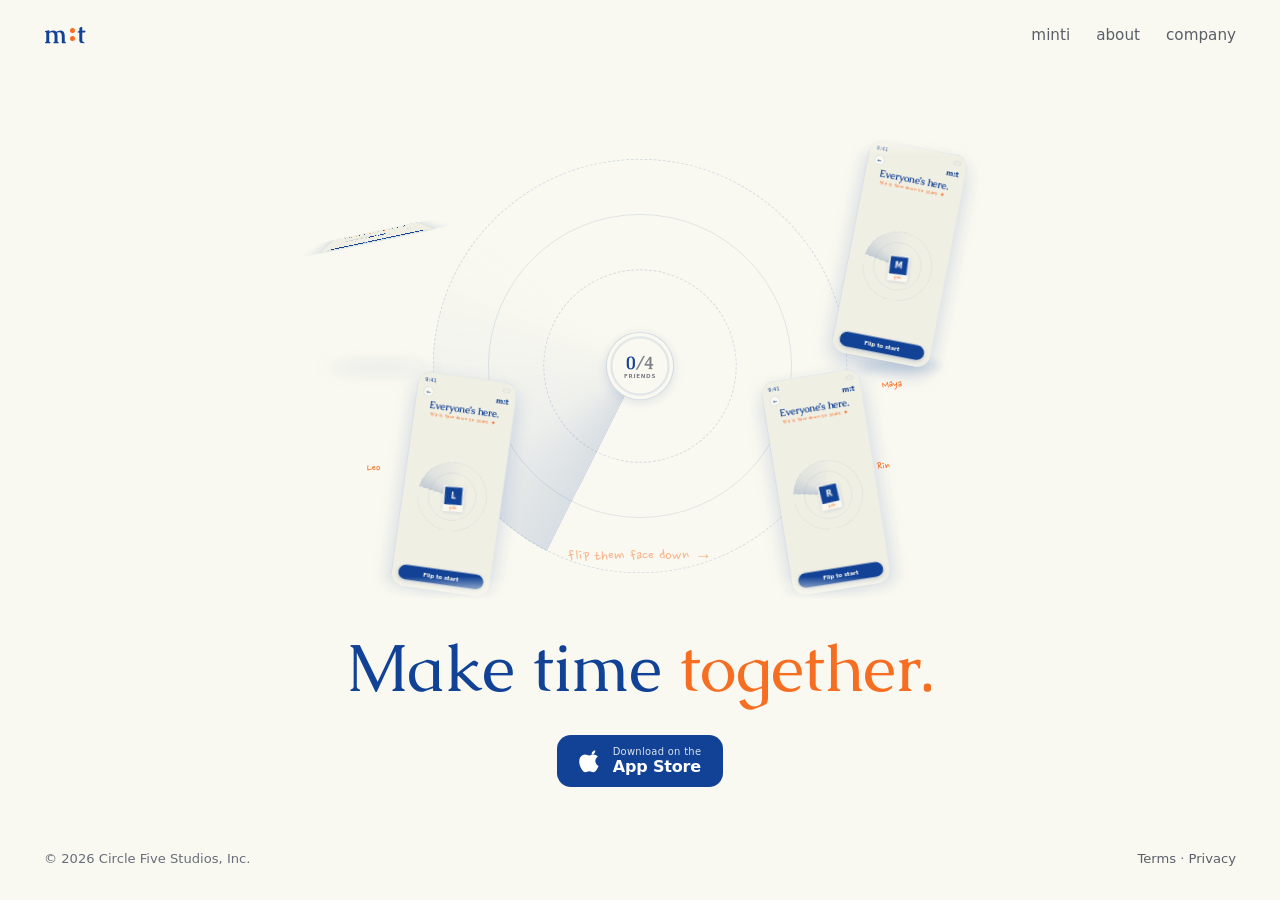
<file: index.html>
<!DOCTYPE html>
<html lang="en">
<head>
  <meta charset="UTF-8" />
  <meta name="viewport" content="width=device-width, initial-scale=1.0" />
  <link rel="icon" href="favicon.ico" sizes="32x32" />
  <link rel="icon" href="favicon.png" type="image/png" sizes="512x512" />
  <link rel="apple-touch-icon" href="apple-touch-icon.png" />
  <title>minti — Real friend social</title>
  <meta name="description" content="minti is real friend social — the app that starts when you put your phone down. Made by Circle Five Studios." />
  <link rel="preconnect" href="https://fonts.googleapis.com" />
  <link rel="preconnect" href="https://fonts.gstatic.com" crossorigin />
  <link href="https://fonts.googleapis.com/css2?family=Caudex:wght@400;700&family=Nanum+Pen+Script&display=swap" rel="stylesheet" />
  <style>
    :root {
      --bg: #FAF9F1;        /* m-paper  */
      --ink: #114296;       /* m-ink / m-blue */
      --ink-dark: #0B2F6E;  /* m-blue-dark — link hover */
      --ink-light: #1B68E4; /* lighter blue — pressed state, 5.06:1 with white text */
      --muted: #5A5F68;     /* m-ink-soft, darkened to 6.08:1 on --bg for body copy */
      --faint: #686E79;     /* secondary metadata, 4.86:1 on --bg */
      --panel: #F0EFE4;     /* m-cream */
      --accent: #F66E22;    /* m-orange */
      --serif: 'Caudex', Georgia, 'Times New Roman', serif;
      --hand: 'Nanum Pen Script', 'Segoe Script', cursive;
      --sans: -apple-system, 'SF Pro Text', 'SF Pro Display', system-ui, BlinkMacSystemFont, 'Segoe UI', Roboto, sans-serif;
    }

    * { box-sizing: border-box; margin: 0; padding: 0; }
    html, body { height: 100%; }
    body {
      font-family: var(--sans);
      background: var(--bg);
      color: var(--ink);
      -webkit-font-smoothing: antialiased;
      overflow: hidden;               /* single screen, no scroll */
      display: flex;
      flex-direction: column;
    }
    a { color: inherit; text-decoration: none; }

    /* ---------- Top bar ---------- */
    .topbar { flex: none; display: flex; align-items: center; justify-content: space-between; padding: 22px clamp(20px, 4vw, 44px); }
    .brand { display: flex; align-items: center; gap: 9px; font-weight: 700; font-size: 1.12rem; letter-spacing: -0.01em; }
    .logo { display: inline-flex; align-items: center; font-family: var(--serif); font-weight: 700; font-size: 1.6rem; line-height: 1; letter-spacing: -0.01em; }
    .logo .lm, .logo .lt { color: var(--ink); }
    .logo .lc { display: inline-flex; flex-direction: column; justify-content: center; gap: 0.12em; margin: 0 0.11em; }
    .logo .lc i { width: 0.2em; height: 0.2em; border-radius: 50%; background: var(--accent); }
    .topbar nav { display: flex; gap: 26px; font-size: 0.95rem; color: var(--muted); font-weight: 500; }
    .topbar nav a:hover { color: var(--ink); }
    @media (max-width: 480px) { .topbar nav { gap: 16px; font-size: 0.9rem; } }

    /* ---------- Stage (center) ---------- */
    .main { flex: 1; display: flex; flex-direction: column; align-items: center; justify-content: center; gap: clamp(20px, 3.5vh, 40px); padding: 0 20px; text-align: center; min-height: 0; }
    .headline { font-family: var(--serif); font-weight: 400; font-size: clamp(2rem, 5.4vw, 4.2rem); line-height: 1.06; letter-spacing: -0.01em; }
    .headline .it { color: var(--accent); }

    /* ---------- Key-feature animation (looping, vanilla JS) ---------- */
    /* Sits on the page background as one layer — no card, no frame. The mask
       feathers the frame edges so anything reaching them dissolves into the
       page instead of hard-cutting against an invisible boundary. */
    .kf-wrap {
      --kfh: min(52vh, 520px);
      --kfw: min(92vw, calc(var(--kfh) * 16 / 9));
      width: var(--kfw); height: calc(var(--kfw) * 9 / 16);
      position: relative; overflow: hidden; background: none;
      -webkit-mask-image: linear-gradient(to bottom, transparent 0, #000 5%, #000 95%, transparent 100%);
      mask-image: linear-gradient(to bottom, transparent 0, #000 5%, #000 95%, transparent 100%);
    }
    .kf-stage { position: absolute; top: 0; left: 0; width: 1920px; height: 1080px; transform-origin: top left; font-family: var(--sans); }
    /* Full-strength whiteout like the source, feathered left/right only —
       the wrap mask already dissolves the top and bottom edges. */
    .kf-flash { position: absolute; inset: 0; opacity: 0; pointer-events: none;
      background: linear-gradient(to right, rgba(255,255,255,0) 0, #fff 12%, #fff 88%, rgba(255,255,255,0) 100%); }
    .kf-cam { position: absolute; inset: 0; }

    .kf-radar { position: absolute; left: 960px; top: 540px; opacity: 0; }
    .kf-ring { position: absolute; border-radius: 50%; }
    .kf-ring.d1 { left: -450px; top: -450px; width: 900px; height: 900px; border: 2px dashed rgba(17,66,150,0.16); }
    .kf-ring.d2 { left: -330px; top: -330px; width: 660px; height: 660px; border: 2px solid rgba(17,66,150,0.12); }
    .kf-ring.d3 { left: -210px; top: -210px; width: 420px; height: 420px; border: 2px dashed rgba(17,66,150,0.16); }
    .kf-spin-mask { position: absolute; left: -450px; top: -450px; width: 900px; height: 900px; border-radius: 50%; overflow: hidden; }
    .kf-spin { position: absolute; inset: 0; transform-origin: 50% 50%; background: conic-gradient(from 0deg, rgba(17,66,150,0.14) 0deg, rgba(17,66,150,0.05) 34deg, rgba(17,66,150,0) 104deg); }
    .kf-hub { position: absolute; left: -82px; top: -82px; width: 164px; height: 164px; }
    .kf-hub-face { position: absolute; inset: 8px; border-radius: 50%; background: var(--bg); border: 2.5px solid rgba(17,66,150,0.18); box-shadow: 0 5px 24px rgba(17,66,150,0.13); display: flex; flex-direction: column; align-items: center; justify-content: center; gap: 2px; }
    .kf-hub-num { font-family: var(--serif); font-weight: 700; font-size: 40px; letter-spacing: -1px; line-height: 1; color: var(--ink); }
    .kf-hub-num span { color: #7C8087; }
    .kf-hub-label { font-weight: 700; font-size: 12px; letter-spacing: 1.6px; color: #7C8087; }
    .kf-hub svg { position: absolute; left: 0; top: 0; transform: rotate(-90deg); }

    .kf-phone { position: absolute; width: 216px; height: 469px; }
    .kf-phone-shadow { position: absolute; left: 50%; bottom: -22px; height: 26px; border-radius: 50%; background: rgba(17,66,150,0.16); }
    .kf-phone-inner { position: absolute; inset: 0; perspective: 1500px; }
    .kf-phone-face { position: absolute; inset: 0; border-radius: 30px; overflow: hidden; }
    .kf-phone-face.front { background: var(--bg); border: 1px solid rgba(17,66,150,0.18); box-shadow: 0 18px 44px rgba(17,66,150,0.20); }
    .kf-phone-face.back { box-shadow: 0 14px 34px rgba(17,66,150,0.24); background: linear-gradient(158deg,#2C4E8C 0%,#1B3667 52%,#122A55 100%); }
    .kf-screen { position: absolute; inset: 0; background: var(--panel); display: flex; flex-direction: column; padding: 10px 14px 14px; box-sizing: border-box; }
    .kf-screen .kf-row { display: flex; justify-content: space-between; align-items: center; font: 500 11px var(--sans); color: var(--ink); }
    .kf-screen .kf-notch { display: block; width: 15px; height: 8px; border: 1.5px solid rgba(17,66,150,0.18); border-radius: 2px; }
    .kf-screen .kf-nav { margin-top: 8px; display: flex; justify-content: space-between; align-items: center; }
    .kf-screen .kf-back-btn { width: 22px; height: 22px; border: 1.5px solid rgba(17,66,150,0.18); border-radius: 50%; background: var(--bg); display: flex; align-items: center; justify-content: center; font: 700 11px var(--sans); color: var(--ink); }
    .kf-screen .kf-wordmark { font: 800 15px var(--sans); color: var(--ink); letter-spacing: -0.4px; }
    .kf-screen h3 { margin-top: 6px; font: 700 21px var(--serif); font-weight: 700; color: var(--ink); line-height: 1.02; }
    .kf-screen .kf-hint { margin-top: 2px; font-family: var(--hand); font-size: 14px; color: var(--accent); }
    .kf-radar-mini { position: relative; flex: 1; }
    .rm-ring { position: absolute; left: 50%; top: 50%; border-radius: 50%; }
    .rm-ring.rm-d { width: 150px; height: 150px; margin: -75px 0 0 -75px; border: 1.5px dashed rgba(17,66,150,0.26); }
    .rm-ring.rm-s { width: 104px; height: 104px; margin: -52px 0 0 -52px; border: 1.5px solid rgba(17,66,150,0.14); }
    .rm-mask { position: absolute; left: 50%; top: 50%; width: 150px; height: 150px; margin: -75px 0 0 -75px; border-radius: 50%; overflow: hidden; }
    .rm-spin { position: absolute; inset: 0; transform-origin: 50% 50%; background: conic-gradient(from 0deg, rgba(17,66,150,0.20) 0deg, rgba(17,66,150,0.08) 30deg, rgba(17,66,150,0) 96deg); }
    .kf-you-chip { position: absolute; left: 50%; top: 50%; margin: -24px 0 0 -19px; transform: rotate(-4deg); background: var(--bg); box-shadow: 0 3px 8px rgba(17,66,150,0.18); padding: 3px 3px 0; }
    .kf-you-chip .av { width: 38px; height: 38px; background: var(--ink); display: flex; align-items: center; justify-content: center; font: 800 17px var(--sans); color: var(--bg); }
    .kf-you-chip .lb { height: 15px; text-align: center; font-family: var(--hand); font-size: 13px; color: var(--accent); line-height: 15px; }
    .kf-pill { padding: 9px 0; background: var(--ink); border-radius: 999px; text-align: center; font: 700 12px var(--sans); color: var(--bg); letter-spacing: -0.2px; box-shadow: 0 3px 10px rgba(17,66,150,0.22); }
    .kf-back-cam { position: absolute; left: 16px; top: 16px; width: 62px; height: 62px; border-radius: 18px; background: rgba(255,255,255,0.07); border: 1px solid rgba(255,255,255,0.13); }
    .kf-back-cam i { position: absolute; width: 20px; height: 20px; border-radius: 50%; background: #0C1E3E; border: 2px solid rgba(255,255,255,0.16); }
    .kf-back-cam i:nth-child(1) { left: 9px; top: 9px; }
    .kf-back-cam i:nth-child(2) { left: 33px; top: 33px; }
    .kf-back-mark { position: absolute; left: 0; right: 0; top: 50%; margin-top: -12px; text-align: center; font: 800 24px var(--sans); color: rgba(250,249,241,0.30); letter-spacing: -1px; }
    .kf-back-mark span { color: rgba(246,110,34,0.55); }
    .kf-back-sheen { position: absolute; inset: 0; background: linear-gradient(122deg, rgba(255,255,255,0.16) 0%, rgba(255,255,255,0) 42%); }
    .kf-tag { position: absolute; left: 50%; top: 50%; white-space: nowrap; margin-left: -40px; font-family: var(--hand); font-size: 26px; color: var(--accent); opacity: 0; }
    .kf-ready { position: absolute; left: 50%; top: 50%; margin-left: -46px; padding: 5px 12px; background: #7AE582; border: 1.5px solid rgba(17,66,150,0.18); border-radius: 999px; font: 700 12px var(--sans); letter-spacing: 1.4px; color: var(--ink); white-space: nowrap; opacity: 0; }

    .kf-polaroid { position: absolute; left: 728px; top: 208px; width: 464px; height: 552px; background: var(--bg); padding: 20px 20px 0; box-sizing: border-box; box-shadow: 0 26px 60px rgba(17,66,150,0.22); opacity: 0; }
    .kf-polaroid .photo { position: relative; width: 424px; height: 424px; overflow: hidden; background: #0B0B0B; }
    .kf-polaroid .photo img { position: absolute; inset: 0; width: 100%; height: 100%; object-fit: cover; }
    .kf-polaroid .develop { position: absolute; inset: 0; background: #F7F4E9; }
    .kf-polaroid .cap { height: 108px; display: flex; align-items: center; justify-content: center; font-family: var(--hand); font-size: 34px; color: var(--accent); transform: rotate(-2deg); }

    .kf-jar { position: absolute; left: 790px; top: 596px; width: 340px; height: 344px; opacity: 0; }
    .kf-jar-sqA, .kf-jar-sqB { position: absolute; left: 0; right: 0; top: 30px; bottom: 0; transform-origin: 50% 100%; }
    .kf-jar-sqB { pointer-events: none; }
    .kf-jar-body { position: absolute; inset: 0; border-radius: 18px 18px 40px 40px; background: linear-gradient(100deg, rgba(255,255,255,0.72) 0%, rgba(250,249,241,0.42) 46%, rgba(224,229,240,0.55) 100%); }
    .kf-jar-candies { position: absolute; left: 0; right: 0; bottom: 8px; height: 178px; overflow: hidden; }
    .kf-jar-candies img { position: absolute; }
    .kf-jar-bear { position: absolute; left: 96px; top: -300px; width: 148px; opacity: 0; filter: drop-shadow(0 10px 16px rgba(17,66,150,0.24)); }
    .kf-jar-rim1 { position: absolute; inset: 0; border-radius: 18px 18px 40px 40px; border: 5px solid rgba(17,66,150,0.22); border-top: none; box-sizing: border-box; }
    .kf-jar-sheen1 { position: absolute; left: 26px; top: 26px; width: 24px; bottom: 76px; border-radius: 999px; background: linear-gradient(180deg, rgba(255,255,255,0.9), rgba(255,255,255,0)); }
    .kf-jar-sheen2 { position: absolute; right: 34px; top: 46px; width: 12px; bottom: 120px; border-radius: 999px; background: linear-gradient(180deg, rgba(255,255,255,0.55), rgba(255,255,255,0)); }
    .kf-jar-lid { position: absolute; left: -6px; top: 4px; width: 352px; height: 56px; border-radius: 50%; border: 5px solid rgba(17,66,150,0.22); background: rgba(250,249,241,0.30); box-sizing: border-box; transform-origin: 50% 100%; }
    .kf-jar-glow { position: absolute; left: -24px; bottom: -22px; width: 388px; height: 34px; border-radius: 50%; background: rgba(17,66,150,0.13); filter: blur(15px); }
    .kf-jar-tag { position: absolute; left: 316px; top: 44px; white-space: nowrap; transform-origin: 0% 50%; opacity: 0; }
    .kf-jar-tag span { padding: 8px 18px; background: #F6B93B; border: 2.5px solid rgba(17,66,150,0.18); box-shadow: 0 4px 14px rgba(17,66,150,0.16); font-family: var(--hand); font-size: 34px; color: var(--ink); display: inline-block; }

    .kf-close { position: absolute; left: 0; right: 0; top: 132px; text-align: center; opacity: 0; }
    .kf-close .word { font: 800 76px var(--sans); letter-spacing: -2px; color: var(--ink); }
    .kf-close .word span { color: var(--accent); }
    .kf-close .tagline { margin-top: 10px; font: 700 34px var(--serif); color: var(--ink); letter-spacing: -0.5px; }

    .kf-caption { position: absolute; left: 8%; right: 8%; bottom: 7%; text-align: center; font-family: var(--hand); font-size: 40px; color: var(--accent); pointer-events: none; opacity: 0; }

    @media (prefers-reduced-motion: reduce) {
      .kf-radar, .kf-tag, .kf-ready, .kf-polaroid, .kf-caption { display: none; }
    }

    /* ---------- Footer ---------- */
    .corner {
      flex: none; display: flex; align-items: center; justify-content: space-between; flex-wrap: wrap; gap: 12px;
      padding: 0 clamp(20px, 4vw, 44px) clamp(20px, 3.5vh, 34px);
      font-size: 0.82rem; color: var(--faint); line-height: 1.4;
    }
    .corner a { color: var(--muted); }
    .corner a:hover { color: var(--ink); }
    @media (max-width: 720px) { .corner { justify-content: center; text-align: center; } }

    /* download button */
    .badge { display: inline-flex; align-items: center; gap: 10px; background: var(--ink); color: #fff; padding: 12px 22px; border-radius: 14px; transition: transform .15s ease, opacity .15s ease; }
    .badge:hover { color: #fff; transform: translateY(-2px); opacity: 0.9; }
    .badge:active { background: var(--ink-light); color: #fff; opacity: 1; }
    .badge svg { width: 24px; height: 24px; flex: none; }
    .badge .b-txt { text-align: left; line-height: 1.1; white-space: nowrap; }
    .badge .b-small { font-size: 0.62rem; letter-spacing: 0.03em; opacity: 0.85; display: block; }
    .badge .b-big { font-size: 1rem; font-weight: 600; letter-spacing: -0.01em; }
  </style>
</head>
<body>

  <!-- TOP BAR -->
  <header class="topbar">
    <a class="brand" href="#" aria-label="minti home"><span class="logo" aria-hidden="true"><span class="lm">m</span><span class="lc"><i></i><i></i></span><span class="lt">t</span></span></a>
    <nav>
      <a href="index.html">minti</a>
      <a href="about.html">about</a>
      <a href="company.html">company</a>
    </nav>
  </header>

  <!-- CENTER: flipping phone + one line below -->
  <main class="main">
    <div class="kf-wrap" id="kfWrap" aria-hidden="true">
      <div class="kf-stage" id="kfStage">
        <div class="kf-cam" id="kfCam">
          <div class="kf-radar" id="kfRadar">
            <div class="kf-ring d1"></div>
            <div class="kf-ring d2"></div>
            <div class="kf-ring d3"></div>
            <div class="kf-spin-mask"><div class="kf-spin" id="kfSpin1"></div></div>
            <div class="kf-hub" id="kfHub">
              <div class="kf-hub-face">
                <div class="kf-hub-num" id="kfHubNum">0<span>/4</span></div>
                <div class="kf-hub-label" id="kfHubLabel">FRIENDS</div>
              </div>
              <svg width="164" height="164"><circle cx="82" cy="82" r="62" fill="none" stroke="rgba(17,66,150,0.10)" stroke-width="5" /><circle cx="82" cy="82" r="62" fill="none" stroke-width="5" stroke-linecap="round" id="kfHubCircle" /></svg>
            </div>
          </div>
          <div id="kfPhones"></div>
          <div class="kf-jar" id="kfJar">
            <div class="kf-jar-sqA" id="kfJarSqA">
              <div class="kf-jar-body"></div>
              <div class="kf-jar-candies" id="kfJarCandies"></div>
            </div>
            <img class="kf-jar-bear" id="kfBear" src="hero-anim/gummy-bear.webp" alt="" />
            <div class="kf-jar-sqB" id="kfJarSqB">
              <div class="kf-jar-rim1"></div>
              <div class="kf-jar-sheen1"></div>
              <div class="kf-jar-sheen2"></div>
            </div>
            <div class="kf-jar-lid" id="kfJarLid"></div>
            <div class="kf-jar-glow"></div>
            <div class="kf-jar-tag" id="kfJarTag"><span>+1 memory &#10022;</span></div>
          </div>
          <div class="kf-polaroid" id="kfPolaroid">
            <div class="photo"><img src="hero-anim/bear-selfie.webp" alt="" /><div class="develop" id="kfDevelop"></div></div>
            <div class="cap">us, tonight &#10022;</div>
          </div>
        </div>
        <div class="kf-close" id="kfClose">
          <div class="word">min<span>:</span>ti</div>
          <div class="tagline">Put the phone down. Keep the moment.</div>
        </div>
        <div class="kf-flash" id="kfFlash"></div>
        <div class="kf-caption" id="kfCaption"></div>
      </div>
    </div>
    <h1 class="headline">Make time <span class="it">together.</span></h1>
    <a class="badge" href="https://apps.apple.com/tw/app/minti-lets-be-present/id6791064385" target="_blank" rel="noopener" aria-label="Download on the App Store">
      <svg viewBox="0 0 24 24" fill="#fff" aria-hidden="true"><path d="M16.365 1.43c.05 1.02-.34 2.02-.99 2.74-.68.76-1.78 1.34-2.85 1.26-.09-1 .38-2.04.99-2.72.68-.75 1.86-1.32 2.85-1.28zM19.6 17.06c-.53 1.22-.78 1.76-1.46 2.84-.95 1.5-2.29 3.37-3.95 3.38-1.47.02-1.85-.96-3.85-.95-2 .01-2.42.97-3.9.95-1.66-.02-2.93-1.71-3.88-3.21-2.66-4.2-2.94-9.12-1.3-11.74 1.16-1.85 3-2.93 4.72-2.93 1.76 0 2.86.98 4.31.98 1.41 0 2.27-.98 4.3-.98 1.53 0 3.16.84 4.31 2.28-3.79 2.08-3.17 7.49.6 9.38z"/></svg>
      <span class="b-txt"><span class="b-small">Download on the</span><span class="b-big">App Store</span></span>
    </a>
  </main>

  <!-- BOTTOM -->
  <footer class="corner">
    <span class="foot-copy">&copy; 2026 Circle Five Studios, Inc.</span>
    <span class="foot-legal"><a href="terms.html">Terms</a> &middot; <a href="privacy.html">Privacy</a></span>
  </footer>

  <script>
    (function () {
      const wrap = document.getElementById('kfWrap');
      const stage = document.getElementById('kfStage');
      if (!wrap || !stage) return;

      /* ---- easing + interpolation, ported from the source composition engine ---- */
      const Easing = {
        linear: (t) => t,
        easeInQuad: (t) => t * t,
        easeOutQuad: (t) => t * (2 - t),
        easeInOutSine: (t) => -(Math.cos(Math.PI * t) - 1) / 2,
        easeOutCubic: (t) => (--t) * t * t + 1,
        easeOutBack: (t) => { const c1 = 1.70158, c3 = c1 + 1; return 1 + c3 * Math.pow(t - 1, 3) + c1 * Math.pow(t - 1, 2); },
      };
      function interpolate(input, output, ease) {
        ease = ease || Easing.linear;
        return (t) => {
          if (t <= input[0]) return output[0];
          if (t >= input[input.length - 1]) return output[output.length - 1];
          for (let i = 0; i < input.length - 1; i++) {
            if (t >= input[i] && t <= input[i + 1]) {
              const span = input[i + 1] - input[i];
              const local = span === 0 ? 0 : (t - input[i]) / span;
              return output[i] + (output[i + 1] - output[i]) * ease(local);
            }
          }
          return output[output.length - 1];
        };
      }
      function animate(o) {
        const from = o.from, to = o.to, start = o.start, end = o.end, ease = o.ease || Easing.linear;
        return (t) => {
          if (t <= start) return from;
          if (t >= end) return to;
          return from + (to - from) * ease((t - start) / (end - start));
        };
      }
      const MOTION = {
        enter: (o) => animate(Object.assign({ ease: Easing.easeOutCubic }, o)),
        pop: (o) => animate(Object.assign({ ease: Easing.easeOutBack }, o)),
        fall: (o) => animate(Object.assign({ ease: Easing.easeInQuad }, o)),
      };

      /* ---- scene data, ported from Minti Key Feature (2) ---- */
      const CUES = { Gather: 0, Flip: 2.8, Flash: 6.8, Photo: 8.0, Candy: 10.8, Close: 14.2 };
      const END = 16.0;
      const LAND = CUES.Candy + 1.75;
      const PW = 216, PH = 469;
      const PHONES = [
        { idx: 0, order: 0, x: 396, y: 300, rot: -12, initial: 'J', tag: 'you', tdx: 0, tdy: 268 },
        { idx: 1, order: 1, x: 1524, y: 296, rot: 11, initial: 'M', tag: 'Maya', tdx: 0, tdy: 268 },
        { idx: 2, order: 3, x: 556, y: 796, rot: 8, initial: 'L', tag: 'Leo', tdx: -150, tdy: -50 },
        { idx: 3, order: 2, x: 1364, y: 792, rot: -9, initial: 'R', tag: 'Rin', tdx: 150, tdy: -50 },
      ];
      const JAR_CANDIES = [
        { src: 'hero-anim/candy-13.webp', x: 16, y: 6, w: 94, r: -12 },
        { src: 'hero-anim/candy-27.webp', x: 108, y: 0, w: 88, r: 9 },
        { src: 'hero-anim/candy-33.webp', x: 198, y: 8, w: 86, r: -6 },
        { src: 'hero-anim/candy-05.webp', x: 60, y: 74, w: 84, r: 14 },
        { src: 'hero-anim/candy-58.webp', x: 150, y: 80, w: 90, r: -10 },
        { src: 'hero-anim/candy-22.webp', x: 232, y: 82, w: 74, r: 16 },
        { src: 'hero-anim/candy-09.webp', x: 24, y: 92, w: 70, r: -18 },
      ];
      const R = 62, CIRC = 2 * Math.PI * R;

      /* ---- build phone DOM ---- */
      const phonesRoot = document.getElementById('kfPhones');
      const phoneEls = PHONES.map((p) => {
        const el = document.createElement('div');
        el.className = 'kf-phone';
        el.style.left = (p.x - PW / 2) + 'px';
        el.style.top = (p.y - PH / 2) + 'px';
        el.innerHTML =
          '<div class="kf-phone-shadow" data-shadow></div>' +
          '<div class="kf-phone-inner" data-inner>' +
            '<div class="kf-phone-face front" data-front>' +
              '<div class="kf-screen">' +
                '<div class="kf-row"><span>9:41</span><span class="kf-notch"></span></div>' +
                '<div class="kf-nav"><span class="kf-back-btn">&larr;</span><span class="kf-wordmark">m:t</span></div>' +
                '<h3>Everyone&rsquo;s here.</h3>' +
                '<p class="kf-hint">flip it face down to start &#10022;</p>' +
                '<div class="kf-radar-mini">' +
                  '<span class="rm-ring rm-d"></span><span class="rm-ring rm-s"></span>' +
                  '<div class="rm-mask"><div class="rm-spin" data-rm-spin></div></div>' +
                  '<div class="kf-you-chip"><div class="av">' + p.initial + '</div><div class="lb">you</div></div>' +
                '</div>' +
                '<div class="kf-pill">Flip to start</div>' +
              '</div>' +
            '</div>' +
            '<div class="kf-phone-face back" data-back>' +
              '<div class="kf-back-cam"><i></i><i></i></div>' +
              '<div class="kf-back-mark">min<span>:</span>ti</div>' +
              '<div class="kf-back-sheen"></div>' +
            '</div>' +
          '</div>' +
          '<div class="kf-tag" data-tag>' + p.tag + '</div>' +
          '<div class="kf-ready" data-ready>FACE DOWN</div>';
        phonesRoot.appendChild(el);
        return {
          p: p,
          root: el,
          shadow: el.querySelector('[data-shadow]'),
          inner: el.querySelector('[data-inner]'),
          front: el.querySelector('[data-front]'),
          back: el.querySelector('[data-back]'),
          rmSpin: el.querySelector('[data-rm-spin]'),
          tag: el.querySelector('[data-tag]'),
          ready: el.querySelector('[data-ready]'),
        };
      });

      /* ---- build jar candies ---- */
      const jarCandiesRoot = document.getElementById('kfJarCandies');
      const candyEls = JAR_CANDIES.map((c, k) => {
        const img = document.createElement('img');
        img.src = c.src; img.alt = '';
        img.style.left = c.x + 'px';
        img.style.width = c.w + 'px';
        img.style.transform = 'rotate(' + c.r + 'deg)';
        jarCandiesRoot.appendChild(img);
        return { c: c, k: k, el: img };
      });

      /* ---- static refs ---- */
      const camEl = document.getElementById('kfCam');
      const radarEl = document.getElementById('kfRadar');
      const spin1El = document.getElementById('kfSpin1');
      const hubEl = document.getElementById('kfHub');
      const hubNumEl = document.getElementById('kfHubNum');
      const hubLabelEl = document.getElementById('kfHubLabel');
      const hubCircleEl = document.getElementById('kfHubCircle');
      const jarEl = document.getElementById('kfJar');
      const jarSqA = document.getElementById('kfJarSqA');
      const jarSqB = document.getElementById('kfJarSqB');
      const jarLid = document.getElementById('kfJarLid');
      const bearEl = document.getElementById('kfBear');
      const jarTagEl = document.getElementById('kfJarTag');
      const polaroidEl = document.getElementById('kfPolaroid');
      const developEl = document.getElementById('kfDevelop');
      const closeEl = document.getElementById('kfClose');
      const flashEl = document.getElementById('kfFlash');
      const captionEl = document.getElementById('kfCaption');
      hubCircleEl.setAttribute('stroke-dasharray', CIRC.toFixed(2));

      const CAPTIONS = [
        { at: 1.05, until: CUES.Flip + 0.1, text: 'four phones. one table.' },
        { at: CUES.Flip + 0.45, until: CUES.Flash, text: 'flip them face down →' },
        { at: CUES.Photo + 0.55, until: CUES.Candy + 0.2, text: 'minti gives the moment back' },
        { at: CUES.Candy + 1.2, until: CUES.Close, text: 'one session = one candy' },
      ];
      const CAPTION_FADE = 0.18;

      /* ---- per-frame render ---- */
      function render(T) {
        const flipped = PHONES.filter((p) => T >= CUES.Flip + 0.25 + p.order * 0.82 + 0.62).length;

        const camS = interpolate(
          [0, CUES.Flip, CUES.Flash, CUES.Flash + 0.5, CUES.Candy, CUES.Candy + 1.6, END],
          [1.02, 1.06, 1.13, 1.00, 1.10, 1.06, 1.02], Easing.easeInOutSine)(T);
        const camY = interpolate(
          [0, CUES.Flash + 0.5, CUES.Candy, CUES.Candy + 1.6, END],
          [0, 0, 26, -84, 0], Easing.easeInOutSine)(T);
        const flashA = interpolate(
          [CUES.Flash + 0.16, CUES.Flash + 0.26, CUES.Flash + 0.34, CUES.Flash + 0.40, CUES.Flash + 0.46, CUES.Flash + 0.98],
          [0, 0.96, 0.55, 1, 0.92, 0], Easing.linear)(T);
        const inAll = MOTION.enter({ from: 0, to: 1, start: 0, end: 0.35 })(T);
        const outAll = MOTION.enter({ from: 1, to: 0, start: END - 0.75, end: END - 0.05 })(T);

        camEl.style.opacity = inAll * outAll;
        camEl.style.transform = 'translateY(' + camY + 'px) scale(' + camS + ')';
        flashEl.style.opacity = flashA;

        /* table radar */
        const rO = MOTION.enter({ from: 0, to: 1, start: 0.05, end: 0.9 })(T)
          * MOTION.enter({ from: 1, to: 0, start: CUES.Flash - 0.25, end: CUES.Flash + 0.30 })(T);
        const rSpin = (T * 62) % 360;
        const rGrow = MOTION.enter({ from: 0.82, to: 1, start: 0.05, end: 1.1 })(T);
        const done = flipped >= 4;
        const hubPop = MOTION.pop({ from: 0.86, to: 1, start: 0.5, end: 1.1 })(T);
        radarEl.style.opacity = rO;
        radarEl.querySelectorAll('.kf-ring').forEach((r) => { r.style.transform = 'scale(' + rGrow + ')'; });
        spin1El.style.transform = 'rotate(' + rSpin + 'deg)';
        hubEl.style.transform = 'scale(' + hubPop + ')';
        hubNumEl.innerHTML = flipped + '<span>/4</span>';
        hubNumEl.style.color = done ? 'var(--ink)' : '';
        hubLabelEl.textContent = done ? 'LIVE' : 'FRIENDS';
        hubLabelEl.style.color = done ? '#7AE582' : '#7C8087';
        hubCircleEl.setAttribute('stroke', done ? '#7AE582' : '#114296');
        hubCircleEl.setAttribute('stroke-dashoffset', (CIRC * (1 - flipped / 4)).toFixed(2));

        /* phones */
        phoneEls.forEach((pe) => {
          const p = pe.p;
          const t0 = 0.18 + p.idx * 0.15;
          const inO = MOTION.enter({ from: 0, to: 1, start: t0, end: t0 + 0.45 })(T);
          const inY = MOTION.pop({ from: -74, to: 0, start: t0, end: t0 + 0.85 })(T);
          const inS = MOTION.pop({ from: 0.84, to: 1, start: t0, end: t0 + 0.85 })(T);

          const fs = CUES.Flip + 0.25 + p.order * 0.82;
          const flip = MOTION.enter({ from: 0, to: 180, start: fs + 0.16, end: fs + 0.78 })(T);
          const lift = interpolate([fs, fs + 0.26, fs + 0.56, fs + 0.9], [0, -46, -12, 0], Easing.easeInOutSine)(T);
          const settle = interpolate([fs + 0.78, fs + 0.94, fs + 1.1], [1, 0.955, 0.972], Easing.easeOutQuad)(T);
          const outO = MOTION.enter({ from: 1, to: 0, start: CUES.Flash + 0.40, end: CUES.Flash + 0.60 })(T);

          const nameO = MOTION.enter({ from: 0, to: 1, start: t0 + 0.4, end: t0 + 0.8 })(T)
            * MOTION.enter({ from: 1, to: 0, start: fs - 0.1, end: fs + 0.25 })(T);
          const readyO = MOTION.pop({ from: 0, to: 1, start: fs + 0.66, end: fs + 0.92 })(T) * outO;
          const readyS = MOTION.pop({ from: 0.5, to: 1, start: fs + 0.66, end: fs + 0.95 })(T);

          const back = flip >= 90;
          const shade = 1 + (-lift / 46) * 0.35;
          const spin = (T * 84) % 360;

          pe.root.style.opacity = inO * outO;
          pe.shadow.style.width = (PW * 0.82 * shade) + 'px';
          pe.shadow.style.marginLeft = -(PW * 0.82 * shade) / 2 + 'px';
          pe.shadow.style.filter = 'blur(' + (10 + (-lift / 46) * 8) + 'px)';
          pe.shadow.style.opacity = 0.9 - (-lift / 46) * 0.35;
          pe.inner.style.transform = 'rotate(' + p.rot + 'deg) translateY(' + (inY + lift) + 'px) scale(' + (inS * settle) + ')';
          pe.front.style.opacity = back ? 0 : 1;
          pe.front.style.transform = 'rotateX(' + flip + 'deg)';
          pe.back.style.opacity = back ? 1 : 0;
          pe.back.style.transform = 'rotateX(' + (flip - 180) + 'deg)';
          pe.rmSpin.style.transform = 'rotate(' + spin + 'deg)';
          pe.tag.style.transform = 'translate(' + p.tdx + 'px,' + p.tdy + 'px) rotate(-3deg)';
          pe.tag.style.opacity = nameO;
          pe.ready.style.transform = 'translate(' + p.tdx + 'px,' + (p.tdy - 4) + 'px) scale(' + readyS + ')';
          pe.ready.style.opacity = readyO;
        });

        /* polaroid */
        const s0 = CUES.Flash + 0.52;
        const pO = MOTION.enter({ from: 0, to: 1, start: s0, end: s0 + 0.28 })(T);
        const drop = MOTION.pop({ from: -70, to: 0, start: s0, end: s0 + 0.9 })(T);
        const sc = MOTION.pop({ from: 0.72, to: 1, start: s0, end: s0 + 0.9 })(T);
        const rot = interpolate([s0, s0 + 0.9, CUES.Candy + 0.5], [-9, -3.2, 6], Easing.easeInOutSine)(T);
        const develop = MOTION.enter({ from: 1, to: 0, start: s0 + 0.25, end: s0 + 1.5 })(T);
        const mSt = CUES.Candy + 0.15, mEn = CUES.Candy + 0.85;
        const morphS = MOTION.enter({ from: 1, to: 0.14, start: mSt, end: mEn })(T);
        const morphO = MOTION.enter({ from: 1, to: 0, start: mSt + 0.3, end: mEn })(T);
        const morphY = MOTION.enter({ from: 0, to: -134, start: mSt, end: mEn })(T);
        polaroidEl.style.opacity = pO * morphO;
        polaroidEl.style.transform = 'translateY(' + (drop + morphY) + 'px) rotate(' + rot + 'deg) scale(' + (sc * morphS) + ')';
        developEl.style.opacity = develop;

        /* jar rig */
        const rise = MOTION.enter({ from: 560, to: 0, start: CUES.Candy + 0.1, end: CUES.Candy + 1.15 })(T);
        const jO = MOTION.enter({ from: 0, to: 1, start: CUES.Candy + 0.1, end: CUES.Candy + 0.5 })(T);
        const sq = interpolate([LAND, LAND + 0.10, LAND + 0.26, LAND + 0.48], [1, 0.93, 1.035, 1], Easing.easeOutQuad)(T);
        const jig = interpolate([LAND, LAND + 0.14, LAND + 0.3, LAND + 0.52], [0, 7, -3, 0], Easing.easeOutQuad)(T);
        const squashT = 'scaleY(' + sq + ') scaleX(' + (2 - sq) + ')';
        jarEl.style.opacity = jO;
        jarEl.style.transform = 'translateY(' + rise + 'px)';
        jarSqA.style.transform = squashT;
        jarSqB.style.transform = squashT;
        jarLid.style.transform = squashT;

        candyEls.forEach((ce) => {
          const j = ce.k % 2 ? jig : jig * 0.55;
          ce.el.style.bottom = (ce.c.y + j) + 'px';
        });

        const bMEn = CUES.Candy + 0.85;
        const born = MOTION.pop({ from: 0.18, to: 1, start: CUES.Candy + 0.55, end: bMEn + 0.14 })(T);
        const bearO = MOTION.enter({ from: 0, to: 1, start: CUES.Candy + 0.55, end: bMEn })(T);
        const by = MOTION.fall({ from: 0, to: 392, start: bMEn + 0.16, end: LAND })(T);
        const brot = interpolate([bMEn, LAND, LAND + 0.5], [-15, 9, 4], Easing.easeInOutSine)(T);
        const bsq = interpolate([LAND - 0.05, LAND + 0.05, LAND + 0.2], [1, 0.8, 1], Easing.easeOutQuad)(T);
        bearEl.style.opacity = bearO;
        bearEl.style.transform = 'translateY(' + by + 'px) rotate(' + brot + 'deg) scale(' + born + ') scaleY(' + bsq + ') scaleX(' + (2 - bsq) + ')';

        const tagO = MOTION.pop({ from: 0, to: 1, start: LAND + 0.3, end: LAND + 0.62 })(T);
        const tagS = MOTION.pop({ from: 0.55, to: 1, start: LAND + 0.3, end: LAND + 0.68 })(T);
        jarTagEl.style.opacity = tagO;
        jarTagEl.style.transform = 'rotate(-6deg) scale(' + tagS + ')';

        /* closing wordmark */
        const wordO = MOTION.enter({ from: 0, to: 1, start: CUES.Close + 0.05, end: CUES.Close + 0.6 })(T);
        const wordY = MOTION.enter({ from: 22, to: 0, start: CUES.Close + 0.05, end: CUES.Close + 0.7 })(T);
        closeEl.style.opacity = wordO * outAll;
        closeEl.style.transform = 'translateY(' + wordY + 'px)';

        /* captions */
        let active = null, until = Infinity;
        for (let i = 0; i < CAPTIONS.length; i++) {
          if (T < CAPTIONS[i].at) break;
          active = CAPTIONS[i];
          until = active.until;
        }
        if (active && T < until) {
          let o = Math.min(1, (T - active.at) / CAPTION_FADE);
          o = Math.min(o, (until - T) / CAPTION_FADE);
          captionEl.style.opacity = Math.max(0, Math.min(1, o));
          captionEl.textContent = active.text;
        } else {
          captionEl.style.opacity = 0;
        }
      }

      /* ---- responsive scale ---- */
      function fit() {
        const s = wrap.clientWidth / 1920;
        stage.style.transform = 'scale(' + s + ')';
      }
      window.addEventListener('resize', fit);
      fit();

      /* ---- reduced motion: freeze on the closing frame ---- */
      const reduced = window.matchMedia && window.matchMedia('(prefers-reduced-motion: reduce)').matches;
      if (reduced) {
        render(15.0);
        return;
      }

      /* ---- play loop ---- */
      let startTime = null;
      function tick(now) {
        if (startTime === null) startTime = now;
        const T = ((now - startTime) / 1000) % END;
        render(T);
        requestAnimationFrame(tick);
      }
      requestAnimationFrame(tick);
    })();
  </script>
</body>
</html>
</file>
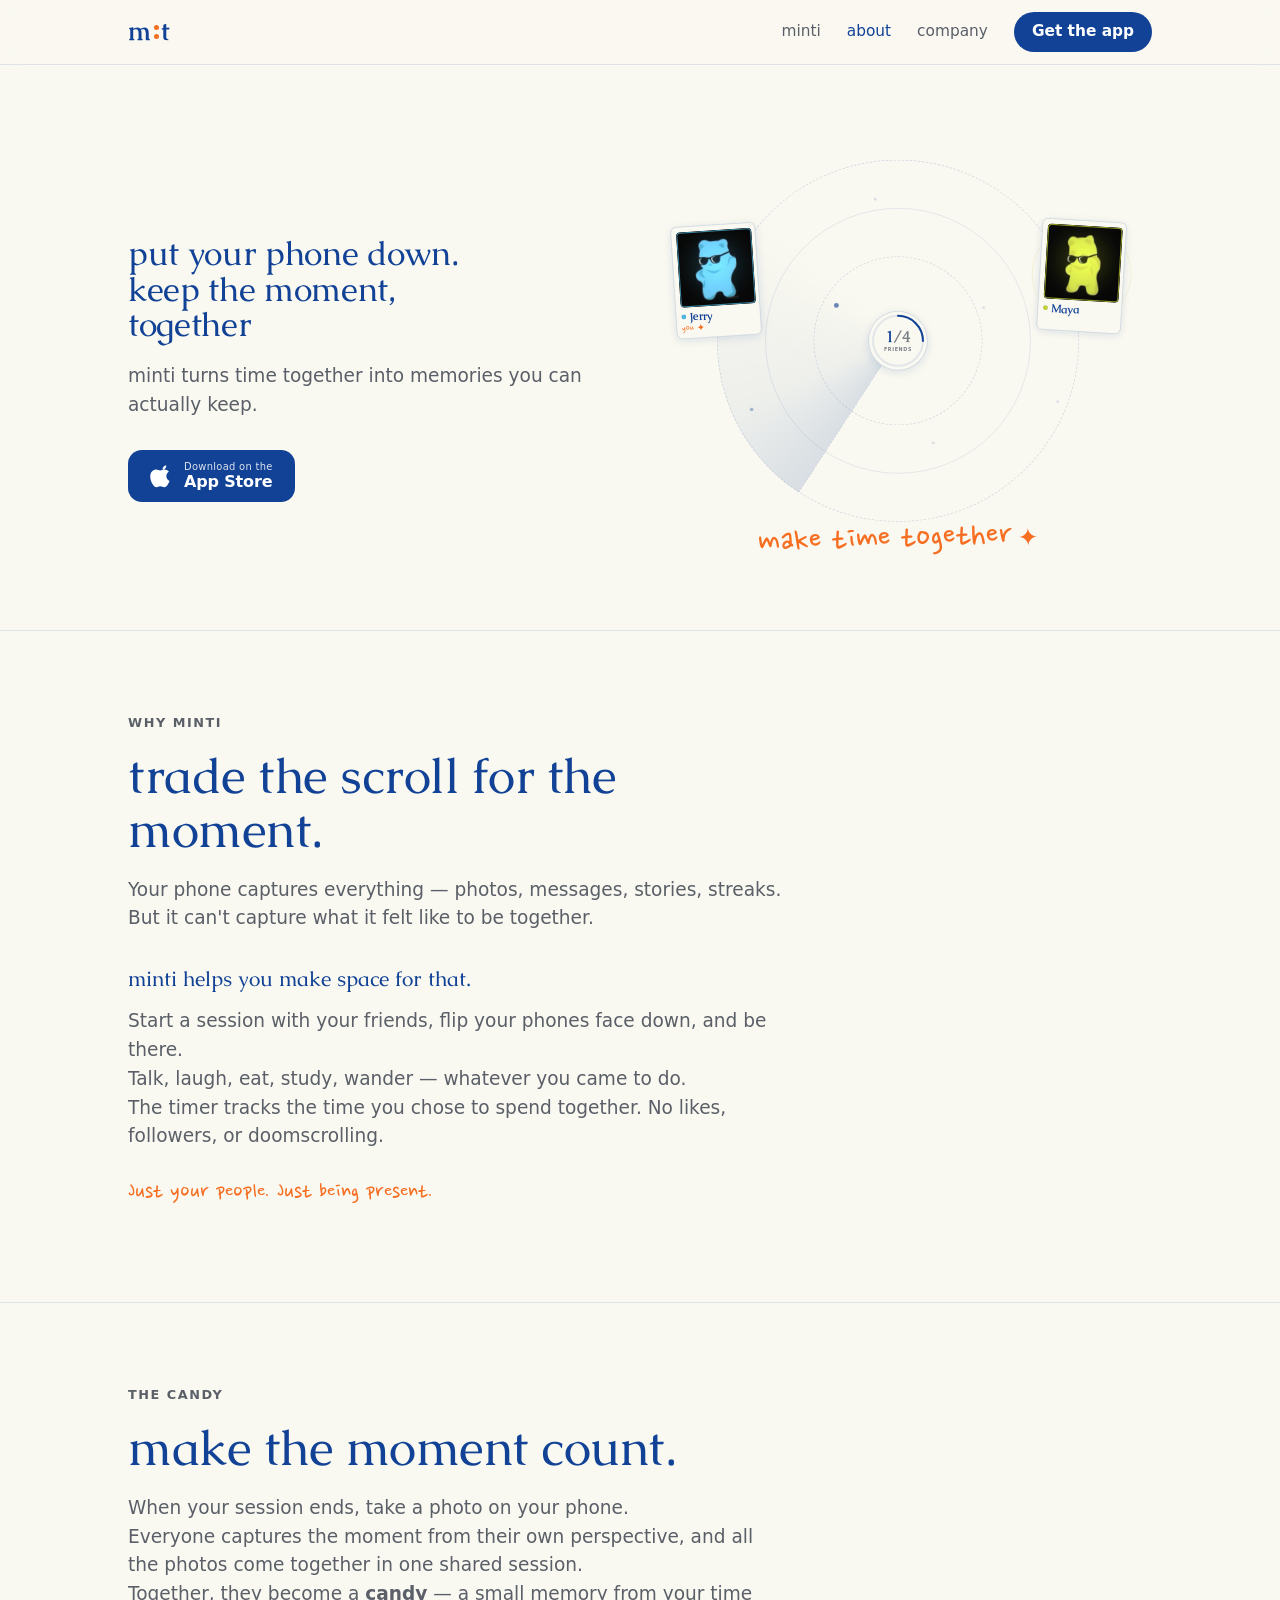
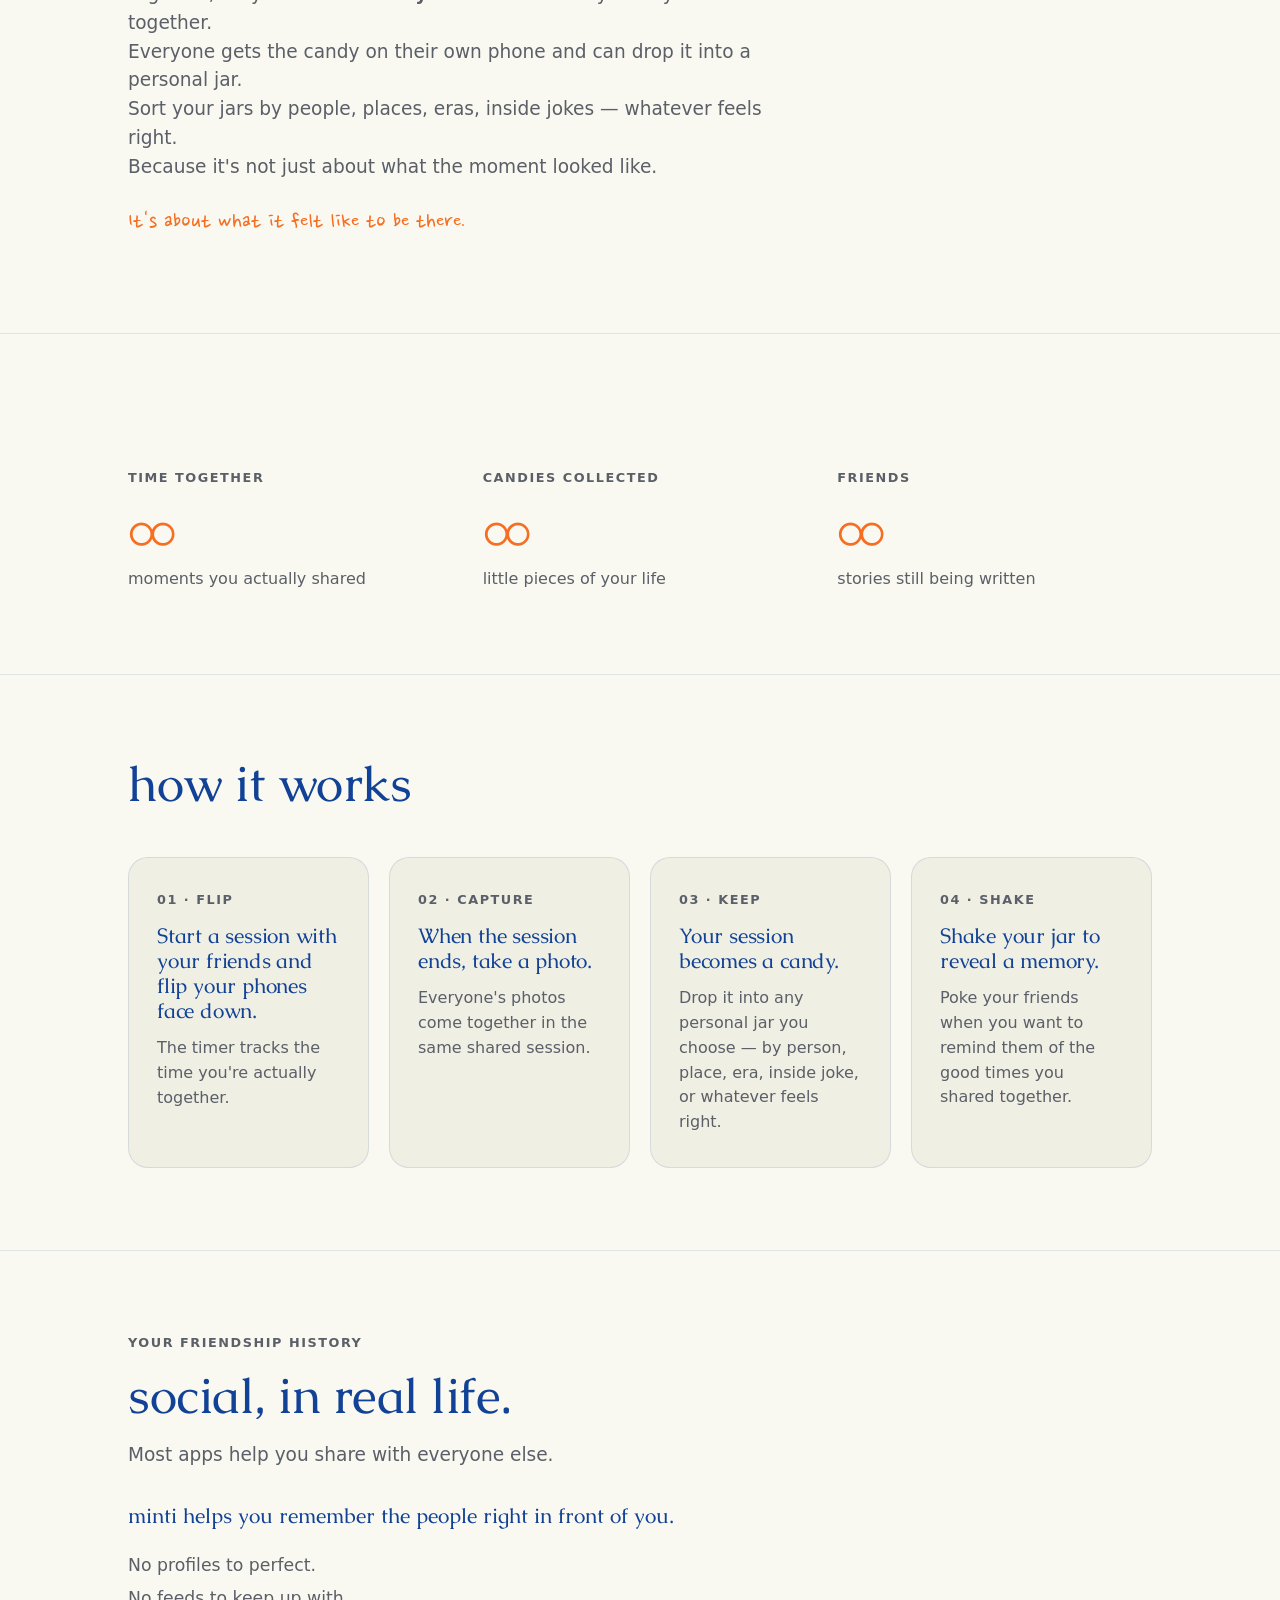
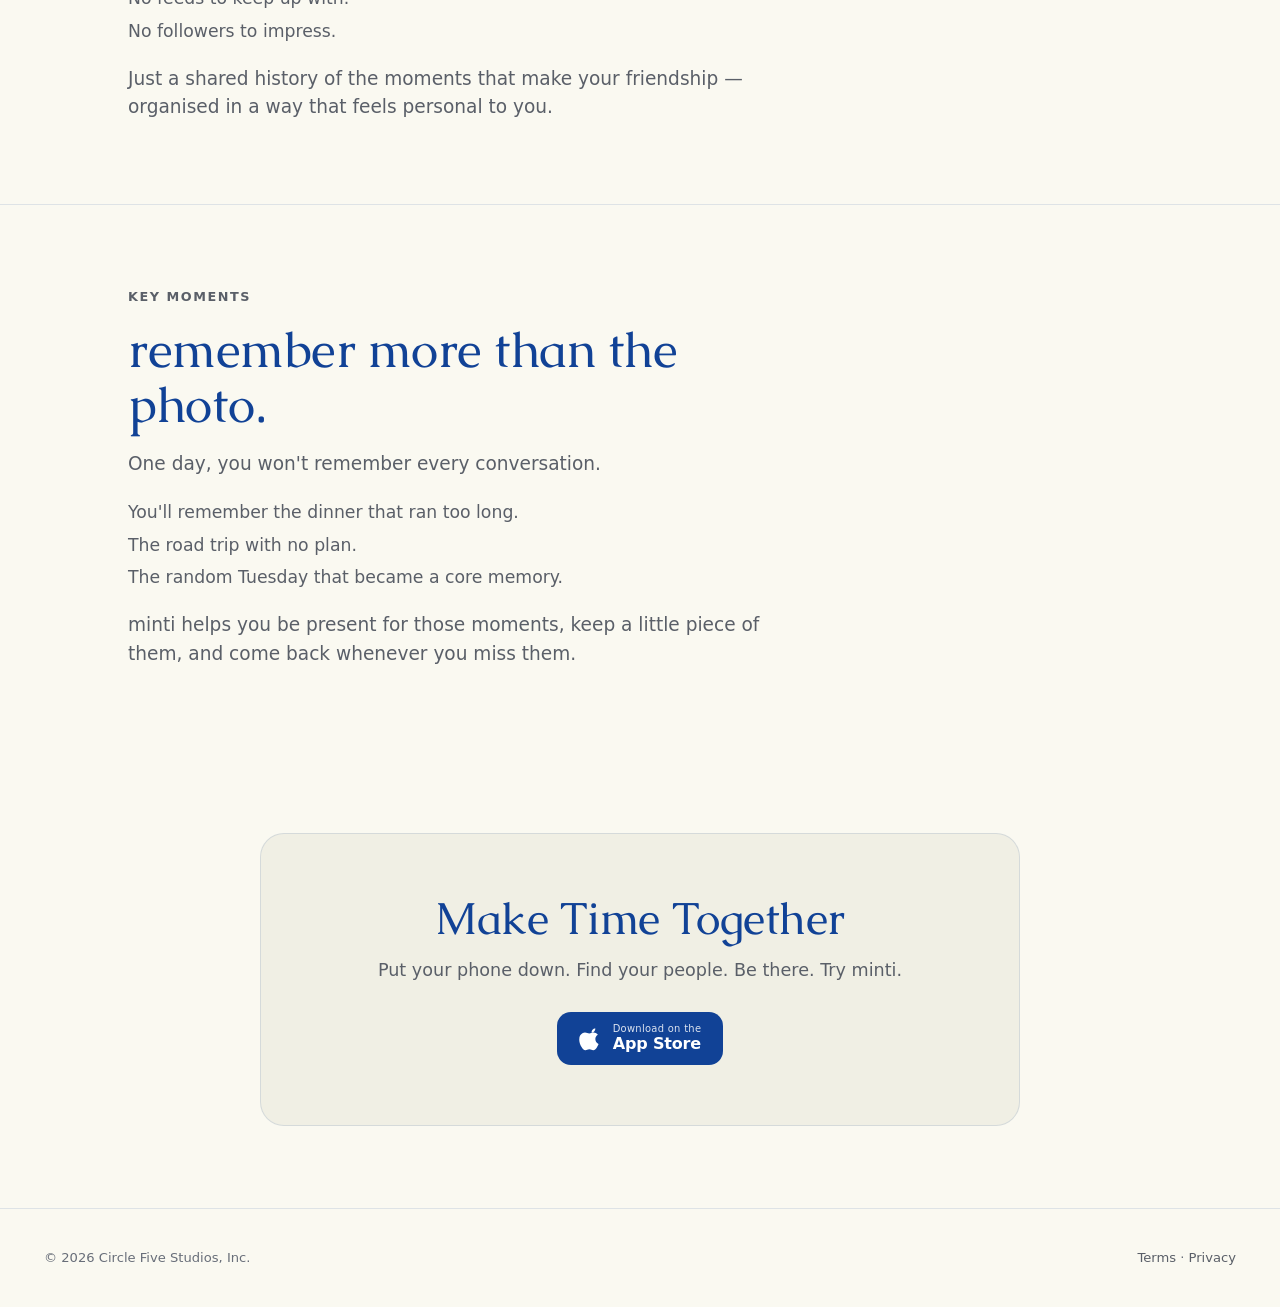
<file: about.html>
<!DOCTYPE html>
<html lang="en">
<head>
  <meta charset="UTF-8" />
  <meta name="viewport" content="width=device-width, initial-scale=1.0" />
  <link rel="icon" href="favicon.ico" sizes="32x32" />
  <link rel="icon" href="favicon.png" type="image/png" sizes="512x512" />
  <link rel="apple-touch-icon" href="apple-touch-icon.png" />
  <title>About — minti</title>
  <meta name="description" content="minti turns time together into memories you can actually keep." />
  <link rel="preconnect" href="https://fonts.googleapis.com" />
  <link rel="preconnect" href="https://fonts.gstatic.com" crossorigin />
  <link href="https://fonts.googleapis.com/css2?family=Caudex:wght@400;700&family=Nanum+Pen+Script&display=swap" rel="stylesheet" />
  <link rel="stylesheet" href="styles.css" />
</head>
<body>

  <!-- NAV -->
  <header class="nav">
    <div class="wrap nav-inner">
      <a class="brand" href="index.html" aria-label="minti home"><span class="logo" aria-hidden="true"><span class="lm">m</span><span class="lc"><i></i><i></i></span><span class="lt">t</span></span></a>
      <nav class="nav-links">
        <a class="link" href="index.html">minti</a>
        <a class="link active" href="about.html">about</a>
        <a class="link" href="company.html">company</a>
        <a class="pill" href="https://apps.apple.com/tw/app/minti-lets-be-present/id6791064385" target="_blank" rel="noopener">Get the app</a>
      </nav>
    </div>
  </header>

  <!-- HERO -->
  <section class="hero">
    <div class="wrap left">
      <div class="hero-split">
        <div class="prose">
          <h1 class="page-title">put your phone down.<br />keep the moment,<br />together</h1>
          <p class="lead-p">minti turns time together into memories you can actually keep.</p>
          <div class="badges">
            <a class="badge" href="https://apps.apple.com/tw/app/minti-lets-be-present/id6791064385" target="_blank" rel="noopener" aria-label="Download on the App Store">
              <svg viewBox="0 0 24 24" fill="#fff" aria-hidden="true"><path d="M16.365 1.43c.05 1.02-.34 2.02-.99 2.74-.68.76-1.78 1.34-2.85 1.26-.09-1 .38-2.04.99-2.72.68-.75 1.86-1.32 2.85-1.28zM19.6 17.06c-.53 1.22-.78 1.76-1.46 2.84-.95 1.5-2.29 3.37-3.95 3.38-1.47.02-1.85-.96-3.85-.95-2 .01-2.42.97-3.9.95-1.66-.02-2.93-1.71-3.88-3.21-2.66-4.2-2.94-9.12-1.3-11.74 1.16-1.85 3-2.93 4.72-2.93 1.76 0 2.86.98 4.31.98 1.41 0 2.27-.98 4.3-.98 1.53 0 3.16.84 4.31 2.28-3.79 2.08-3.17 7.49.6 9.38z"/></svg>
              <span class="b-txt"><span class="b-small">Download on the</span><span class="b-big">App Store</span></span>
            </a>
          </div>
        </div>

        <div class="mt-wrap" id="mtWrap" aria-hidden="true">
          <div class="mt-stage" id="mtStage">
            <div class="mt-cam" id="mtCam">
              <div class="mt-radar" id="mtRadar">
                <div class="mt-ring r1"></div>
                <div class="mt-ring r2"></div>
                <div class="mt-ring r3"></div>
                <div class="mt-sweep-mask" id="mtSweepMask"><div class="mt-sweep" id="mtSweep"></div></div>
                <div id="mtBlips"></div>
                <div class="mt-glow" id="mtGlow"></div>
                <div class="mt-hub" id="mtHub">
                  <div class="mt-hub-face">
                    <div class="mt-hub-num" id="mtHubNum">0<span>/4</span></div>
                    <div class="mt-hub-label" id="mtHubLabel">FRIENDS</div>
                  </div>
                  <svg width="164" height="164"><circle cx="82" cy="82" r="62" fill="none" stroke="rgba(17,66,150,0.10)" stroke-width="5" /><circle cx="82" cy="82" r="62" fill="none" stroke-width="5" stroke-linecap="round" id="mtHubArc" /></svg>
                </div>
              </div>
              <div id="mtProfiles"></div>
            </div>
            <div class="mt-caption" id="mtCaption">
              <div class="mt-cap-inner">
                <div class="mt-cap-text" id="mtCapText">make time together<span id="mtStar">&#10022;</span></div>
                <div class="mt-cap-swash" id="mtSwash"></div>
              </div>
            </div>
          </div>
        </div>
      </div>
    </div>
  </section>

  <hr class="divider" />

  <!-- BE THERE NOW -->
  <section>
    <div class="wrap left reveal">
      <div class="prose">
        <p class="eyebrow">why minti</p>
        <h2 class="h">trade the scroll for the moment.</h2>
        <p class="lead-p">Your phone captures everything — photos, messages, stories, streaks.</p>
        <p class="lead-p">But it can't capture what it felt like to be together.</p>
        <p class="statement">minti helps you make space for that.</p>
        <p class="lead-p">Start a session with your friends, flip your phones face down, and be there.</p>
        <p class="lead-p">Talk, laugh, eat, study, wander — whatever you came to do.</p>
        <p class="lead-p">The timer tracks the time you chose to spend together. No likes, followers, or doomscrolling.</p>
        <p class="murmur">Just your people. Just being present.</p>
      </div>
    </div>
  </section>

  <hr class="divider" />

  <!-- MAKE THE MOMENT COUNT -->
  <section>
    <div class="wrap left reveal">
      <div class="prose">
        <p class="eyebrow">the candy</p>
        <h2 class="h">make the moment count.</h2>
        <p class="lead-p">When your session ends, take a photo on your phone.</p>
        <p class="lead-p">Everyone captures the moment from their own perspective, and all the photos come together in one shared session.</p>
        <p class="lead-p">Together, they become a <strong>candy</strong> — a small memory from your time together.</p>
        <p class="lead-p">Everyone gets the candy on their own phone and can drop it into a personal jar.</p>
        <p class="lead-p">Sort your jars by people, places, eras, inside jokes — whatever feels right.</p>
        <p class="lead-p">Because it's not just about what the moment looked like.</p>
        <p class="murmur">It's about what it felt like to be there.</p>
      </div>
    </div>
  </section>

  <hr class="divider" />

  <!-- STATS -->
  <section>
    <div class="wrap reveal">
      <div class="stats">
        <div class="stat">
          <p class="stat-label">time together</p>
          <p class="stat-num">&#8734;</p>
          <p class="stat-caption">moments you actually shared</p>
        </div>
        <div class="stat">
          <p class="stat-label">candies collected</p>
          <p class="stat-num">&#8734;</p>
          <p class="stat-caption">little pieces of your life</p>
        </div>
        <div class="stat">
          <p class="stat-label">friends</p>
          <p class="stat-num">&#8734;</p>
          <p class="stat-caption">stories still being written</p>
        </div>
      </div>
    </div>
  </section>

  <hr class="divider" />

  <!-- HOW IT WORKS — four cards -->
  <section>
    <div class="wrap">
      <div class="sec-intro left reveal">
        <h2 class="h">how it works</h2>
      </div>

      <div class="cards cards-4 reveal">
        <article class="card">
          <p class="eyebrow">01 · flip</p>
          <h3>Start a session with your friends and flip your phones face down.</h3>
          <p>The timer tracks the time you're actually together.</p>
        </article>

        <article class="card">
          <p class="eyebrow">02 · capture</p>
          <h3>When the session ends, take a photo.</h3>
          <p>Everyone's photos come together in the same shared session.</p>
        </article>

        <article class="card">
          <p class="eyebrow">03 · keep</p>
          <h3>Your session becomes a candy.</h3>
          <p>Drop it into any personal jar you choose — by person, place, era, inside joke, or whatever feels right.</p>
        </article>

        <article class="card">
          <p class="eyebrow">04 · shake</p>
          <h3>Shake your jar to reveal a memory.</h3>
          <p>Poke your friends when you want to remind them of the good times you shared together.</p>
        </article>
      </div>
    </div>
  </section>

  <hr class="divider" />

  <!-- SOCIAL, IN REAL LIFE -->
  <section>
    <div class="wrap left reveal">
      <div class="prose">
        <p class="eyebrow">your friendship history</p>
        <h2 class="h">social, in real life.</h2>
        <p class="lead-p">Most apps help you share with everyone else.</p>
        <p class="statement">minti helps you remember the people right in front of you.</p>
        <div class="stanza">
          <p>No profiles to perfect.</p>
          <p>No feeds to keep up with.</p>
          <p>No followers to impress.</p>
        </div>
        <p class="lead-p">Just a shared history of the moments that make your friendship — organised in a way that feels personal to you.</p>
      </div>
    </div>
  </section>

  <hr class="divider" />

  <!-- REMEMBER MORE THAN THE PHOTO -->
  <section>
    <div class="wrap left reveal">
      <div class="prose">
        <p class="eyebrow">key moments</p>
        <h2 class="h">remember more than the photo.</h2>
        <p class="lead-p">One day, you won't remember every conversation.</p>
        <div class="stanza">
          <p>You'll remember the dinner that ran too long.</p>
          <p>The road trip with no plan.</p>
          <p>The random Tuesday that became a core memory.</p>
        </div>
        <p class="lead-p">minti helps you be present for those moments, keep a little piece of them, and come back whenever you miss them.</p>
      </div>
    </div>
  </section>

  <!-- CLOSING CTA — a single centred card, like kominapp's -->
  <section id="download">
    <div class="wrap reveal">
      <div class="cta-card">
        <h2>Make Time Together</h2>
        <p>Put your phone down. Find your people. Be there. Try minti.</p>
        <div class="badges">
          <a class="badge" href="https://apps.apple.com/tw/app/minti-lets-be-present/id6791064385" target="_blank" rel="noopener" aria-label="Download on the App Store">
            <svg viewBox="0 0 24 24" fill="#fff" aria-hidden="true"><path d="M16.365 1.43c.05 1.02-.34 2.02-.99 2.74-.68.76-1.78 1.34-2.85 1.26-.09-1 .38-2.04.99-2.72.68-.75 1.86-1.32 2.85-1.28zM19.6 17.06c-.53 1.22-.78 1.76-1.46 2.84-.95 1.5-2.29 3.37-3.95 3.38-1.47.02-1.85-.96-3.85-.95-2 .01-2.42.97-3.9.95-1.66-.02-2.93-1.71-3.88-3.21-2.66-4.2-2.94-9.12-1.3-11.74 1.16-1.85 3-2.93 4.72-2.93 1.76 0 2.86.98 4.31.98 1.41 0 2.27-.98 4.3-.98 1.53 0 3.16.84 4.31 2.28-3.79 2.08-3.17 7.49.6 9.38z"/></svg>
            <span class="b-txt"><span class="b-small">Download on the</span><span class="b-big">App Store</span></span>
          </a>
        </div>
      </div>
    </div>
  </section>

  <!-- FOOTER (same as homepage) -->
  <footer class="corner">
    <span class="foot-copy">&copy; 2026 Circle Five Studios, Inc.</span>
    <span class="foot-legal"><a href="terms.html">Terms</a> &middot; <a href="privacy.html">Privacy</a></span>
  </footer>

  <script>
    const io = new IntersectionObserver((es) => { es.forEach(e => { if (e.isIntersecting) { e.target.classList.add('in'); io.unobserve(e.target); } }); }, { threshold: 0.12 });
    document.querySelectorAll('.reveal').forEach(el => io.observe(el));
  </script>

  <script>
    /* "make time together" — the session radar filling up with four friends.
       Ported from the authored composition to plain JS so the page keeps its
       no-build-step, no-framework footing. */
    (function () {
      const wrap = document.getElementById('mtWrap');
      const stage = document.getElementById('mtStage');
      if (!wrap || !stage) return;

      const Easing = {
        linear: (t) => t,
        easeInQuad: (t) => t * t,
        easeOutQuad: (t) => t * (2 - t),
        easeInOutSine: (t) => -(Math.cos(Math.PI * t) - 1) / 2,
        easeOutCubic: (t) => (--t) * t * t + 1,
        easeOutBack: (t) => { const c1 = 1.70158, c3 = c1 + 1; return 1 + c3 * Math.pow(t - 1, 3) + c1 * Math.pow(t - 1, 2); },
      };
      function interpolate(input, output, ease) {
        ease = ease || Easing.linear;
        return (t) => {
          if (t <= input[0]) return output[0];
          if (t >= input[input.length - 1]) return output[output.length - 1];
          for (let i = 0; i < input.length - 1; i++) {
            if (t >= input[i] && t <= input[i + 1]) {
              const span = input[i + 1] - input[i];
              const local = span === 0 ? 0 : (t - input[i]) / span;
              return output[i] + (output[i + 1] - output[i]) * ease(local);
            }
          }
          return output[output.length - 1];
        };
      }
      function animate(o) {
        const from = o.from, to = o.to, start = o.start, end = o.end, ease = o.ease || Easing.linear;
        return (t) => {
          if (t <= start) return from;
          if (t >= end) return to;
          return from + (to - from) * ease((t - start) / (end - start));
        };
      }
      const MOTION = {
        enter: (o) => animate(Object.assign({ ease: Easing.easeOutCubic }, o)),
        pop: (o) => animate(Object.assign({ ease: Easing.easeOutBack }, o)),
      };

      /* Cue times are the cumulative scene durations: no scene declares a
         natural-duration override, so the engine's time-warp is the identity. */
      const CUES = { Radar: 0, Join: 2.2, Live: 6.8, Together: 9.0 };
      const END = 11.6;
      const CX = 960, CY = 470, CW = 210;
      const WINDOW_W = 1280, OFFSET_X = (1920 - WINDOW_W) / 2;

      const CREW = [
        { id: 'blue',   order: 0, name: 'Jerry', hand: 'you ✦',     hue: '#4FB8E0', x: -452, y: -156, rot: -3.2 },
        { id: 'lime',   order: 1, name: 'Maya',  hand: 'always late',    hue: '#C3D22E', x:  456, y: -166, rot:  2.8 },
        { id: 'pink',   order: 2, name: 'Rin',   hand: 'first to flip',  hue: '#E1436E', x:  410, y:  198, rot: -2.4 },
        { id: 'orange', order: 3, name: 'Leo',   hand: 'brings snacks',  hue: '#EF7A22', x: -406, y:  204, rot:  3.4 },
      ];
      const BLIPS = [
        { a: 24, r: 268 }, { a: 108, r: 402 }, { a: 163, r: 176 },
        { a: 214, r: 356 }, { a: 292, r: 228 }, { a: 334, r: 424 },
      ];
      const joinAt = (m) => CUES.Join + 0.15 + m.order * 1.05;
      const R = 62, CIRC = 2 * Math.PI * R;

      /* ---- build the blips ---- */
      const blipsRoot = document.getElementById('mtBlips');
      const blipEls = BLIPS.map(() => {
        const el = document.createElement('div');
        el.className = 'mt-blip';
        blipsRoot.appendChild(el);
        return el;
      });

      /* ---- build the four profiles ---- */
      const profilesRoot = document.getElementById('mtProfiles');
      const profileEls = CREW.map((m) => {
        const el = document.createElement('div');
        el.className = 'mt-profile';
        el.innerHTML =
          '<div class="mt-ping" data-ping></div><div class="mt-ping" data-ping></div>' +
          '<div class="mt-card" data-card>' +
            '<div class="mt-photo"><img src="hero-anim/bear-' + m.id + '.webp" alt="" />' +
              '<i style="box-shadow: inset 0 0 0 3px ' + m.hue + '"></i></div>' +
            '<div class="mt-name"><b style="background:' + m.hue + '"></b><span>' + m.name + '</span></div>' +
            '<div class="mt-hand" data-hand>' + m.hand + '</div>' +
            '<div class="mt-here" data-here>HERE</div>' +
          '</div>';
        profilesRoot.appendChild(el);
        const pings = el.querySelectorAll('[data-ping]');
        return {
          m: m, root: el, card: el.querySelector('[data-card]'),
          hand: el.querySelector('[data-hand]'), here: el.querySelector('[data-here]'),
          pings: [pings[0], pings[1]],
        };
      });

      const camEl = document.getElementById('mtCam');
      const radarEl = document.getElementById('mtRadar');
      const sweepEl = document.getElementById('mtSweep');
      const sweepMaskEl = document.getElementById('mtSweepMask');
      const ringEls = radarEl.querySelectorAll('.mt-ring');
      const glowEl = document.getElementById('mtGlow');
      const hubEl = document.getElementById('mtHub');
      const hubNumEl = document.getElementById('mtHubNum');
      const hubLabelEl = document.getElementById('mtHubLabel');
      const hubArcEl = document.getElementById('mtHubArc');
      const capEl = document.getElementById('mtCaption');
      const capTextEl = document.getElementById('mtCapText');
      const starEl = document.getElementById('mtStar');
      const swashEl = document.getElementById('mtSwash');
      hubArcEl.setAttribute('stroke-dasharray', CIRC.toFixed(2));

      function render(T) {
        const joined = CREW.filter((m) => T >= joinAt(m) + 0.3).length;
        const pull = MOTION.enter({ from: 0, to: 0.13, start: CUES.Together + 0.1, end: CUES.Together + 1.25 })(T);

        const camS = interpolate([0, CUES.Join, CUES.Live, CUES.Together, END], [1.05, 1.01, 1.03, 1.07, 1.05], Easing.easeInOutSine)(T);
        const camY = interpolate([0, CUES.Join, CUES.Live, CUES.Together, END], [10, 0, -6, -18, 10], Easing.easeInOutSine)(T);
        const inAll = MOTION.enter({ from: 0, to: 1, start: 0, end: 0.4 })(T);
        const outAll = MOTION.enter({ from: 1, to: 0, start: END - 0.8, end: END - 0.08 })(T);
        const alpha = inAll * outAll;

        camEl.style.transform = 'translateY(' + camY + 'px) scale(' + camS + ')';
        camEl.style.opacity = alpha;

        /* radar */
        const grow = MOTION.enter({ from: 0.80, to: 1, start: 0.05, end: 1.3 })(T);
        const radarO = MOTION.enter({ from: 0, to: 1, start: 0.05, end: 0.95 })(T);
        const spin = (T * 58) % 360;
        const hubPop = MOTION.pop({ from: 0.84, to: 1, start: 0.45, end: 1.2 })(T);
        const done = joined >= 4;
        radarEl.style.opacity = radarO;
        ringEls.forEach((r) => { r.style.transform = 'scale(' + grow + ')'; });
        sweepMaskEl.style.transform = 'scale(' + grow + ')';
        sweepEl.style.transform = 'rotate(' + spin + 'deg)';
        glowEl.style.opacity = MOTION.enter({ from: 0, to: 1, start: CUES.Live, end: CUES.Live + 0.7 })(T);
        hubEl.style.transform = 'scale(' + hubPop + ')';
        hubNumEl.innerHTML = joined + '<span>/4</span>';
        hubLabelEl.textContent = done ? 'LIVE' : 'FRIENDS';
        hubLabelEl.style.color = done ? '#114296' : '#7C8087';
        hubArcEl.setAttribute('stroke', done ? '#7AE582' : '#114296');
        hubArcEl.setAttribute('stroke-dashoffset', (CIRC * (1 - joined / 4)).toFixed(2));

        blipEls.forEach((el, i) => {
          const b = BLIPS[i];
          const a = (b.a + spin * 0.22) % 360;
          const dl = (spin - a + 360) % 360;
          const hot = dl < 96 ? 1 - dl / 96 : 0;
          const s = 7 + hot * 5;
          el.style.width = s + 'px';
          el.style.height = s + 'px';
          el.style.left = (-s / 2 + Math.cos((a * Math.PI) / 180) * b.r * grow) + 'px';
          el.style.top = (-s / 2 + Math.sin((a * Math.PI) / 180) * b.r * grow) + 'px';
          el.style.opacity = 0.14 + hot * 0.5;
        });

        /* profiles */
        profileEls.forEach((pe) => {
          const m = pe.m;
          const at = joinAt(m), ping = at - 0.42;
          const o = MOTION.enter({ from: 0, to: 1, start: at, end: at + 0.32 })(T);
          const s = MOTION.pop({ from: 0.62, to: 1, start: at, end: at + 0.78 })(T);
          const dy = MOTION.pop({ from: -46, to: 0, start: at, end: at + 0.82 })(T);
          const breath = 1 + Math.sin((T + m.order * 0.7) * 1.9) * 0.008;
          const lean = Math.sin((T + m.order * 1.3) * 1.5) * 0.7;
          const hug = MOTION.pop({ from: 1, to: 1.05, start: CUES.Together + 0.1, end: CUES.Together + 1.1 })(T);
          const liveO = MOTION.pop({ from: 0, to: 1, start: CUES.Live + 0.15 + m.order * 0.08, end: CUES.Live + 0.6 + m.order * 0.08 })(T);

          pe.root.style.left = (CX + m.x * (1 - pull)) + 'px';
          pe.root.style.top = (CY + m.y * (1 - pull)) + 'px';
          pe.card.style.opacity = o;
          pe.card.style.transform = 'translateY(' + dy + 'px) rotate(' + (m.rot + lean) + 'deg) scale(' + (s * breath * hug) + ')';
          pe.hand.style.opacity = MOTION.enter({ from: 0, to: 1, start: at + 0.42, end: at + 0.8 })(T);
          pe.here.style.opacity = liveO;
          pe.here.style.transform = 'scale(' + (0.6 + liveO * 0.4) + ')';

          [0, 0.3].forEach((d, i) => {
            const p = MOTION.enter({ from: 0, to: 1, start: ping + d, end: ping + d + 1 })(T);
            const size = 54 + p * 250;
            const el = pe.pings[i];
            el.style.width = size + 'px';
            el.style.height = size + 'px';
            el.style.left = (-size / 2) + 'px';
            el.style.top = (-size / 2) + 'px';
            el.style.border = '2.5px solid ' + m.hue;
            el.style.opacity = (p > 0 && p < 1) ? (1 - p) * 0.75 : 0;
          });
        });

        /* handwritten caption */
        const st = 1.25;
        const wipe = MOTION.enter({ from: 100, to: 0, start: st, end: st + 1.25 })(T);
        const rise = MOTION.pop({ from: 26, to: 0, start: st, end: st + 1 })(T);
        const nudge = MOTION.pop({ from: 1, to: 1.045, start: CUES.Together + 0.15, end: CUES.Together + 0.95 })(T);
        const drift = Math.sin(T * 1.1) * 3;
        capEl.style.opacity = MOTION.enter({ from: 0, to: 1, start: st, end: st + 0.3 })(T) * alpha;
        capEl.style.transform = 'translateY(' + (rise + drift) + 'px) rotate(-1.6deg) scale(' + nudge + ')';
        capTextEl.style.clipPath = 'inset(-20% ' + wipe + '% -20% -6%)';
        starEl.style.opacity = MOTION.pop({ from: 0, to: 1, start: st + 1.1, end: st + 1.5 })(T);
        swashEl.style.transform = 'scaleX(' + MOTION.enter({ from: 0, to: 1, start: CUES.Together + 0.25, end: CUES.Together + 1.15 })(T) + ')';
      }

      function fit() {
        const s = wrap.clientWidth / WINDOW_W;
        stage.style.transform = 'scale(' + s + ') translateX(' + -OFFSET_X + 'px)';
      }
      window.addEventListener('resize', fit);
      fit();

      if (window.matchMedia && window.matchMedia('(prefers-reduced-motion: reduce)').matches) {
        render(10.5);   // all four here, caption finished — a complete still
        return;
      }

      let t0 = null;
      (function tick(now) {
        if (t0 === null) t0 = now;
        render(((now - t0) / 1000) % END);
        requestAnimationFrame(tick);
      })(performance.now());
    })();
  </script>
</body>
</html>
</file>
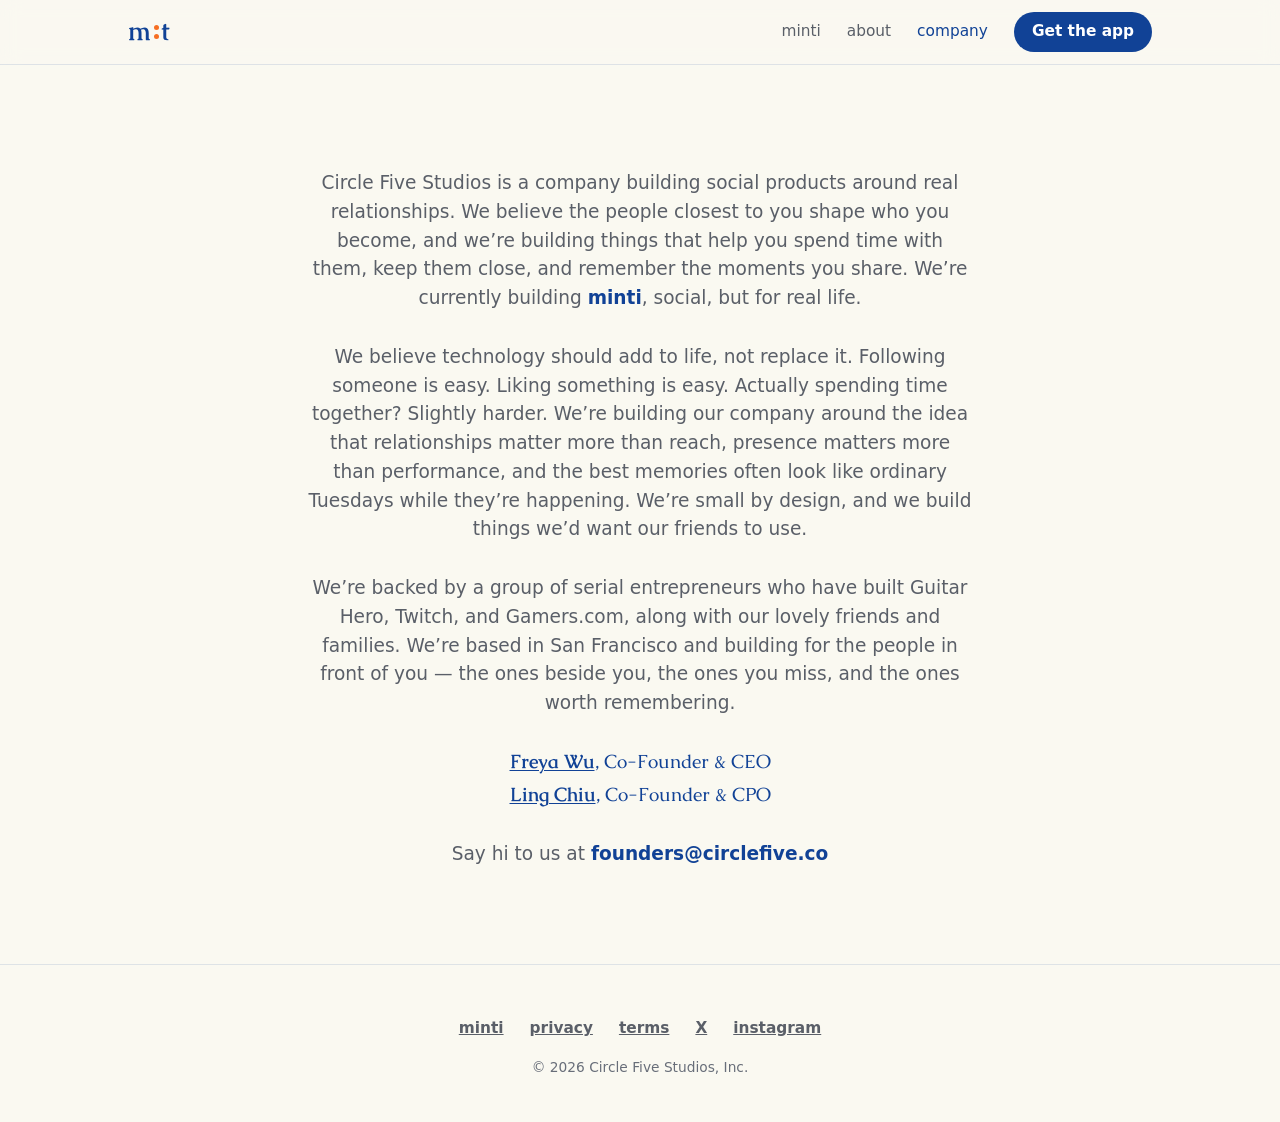
<file: company-standalone.html>
<!DOCTYPE html>
<html lang="en">
<head>
  <meta charset="UTF-8" />
  <meta name="viewport" content="width=device-width, initial-scale=1.0" />
  <link rel="icon" href="[data-uri]" type="image/png" sizes="512x512" />
  <link rel="apple-touch-icon" href="[data-uri]" />
  <title>Company — Circle Five Studios</title>
  <meta name="description" content="Circle Five Studios is a startup building social products around real relationships. Based in San Francisco, currently building minti." />
  <link rel="preconnect" href="https://fonts.googleapis.com" />
  <link rel="preconnect" href="https://fonts.gstatic.com" crossorigin />
  <link href="https://fonts.googleapis.com/css2?family=Caudex:wght@400;700&family=Nanum+Pen+Script&display=swap" rel="stylesheet" />
  <style>
/* ===== Circle Five / minti — shared styles for content pages =====
   Palette and type follow the minti Design Library:
   Caudex (never italic) for titles, the SF system stack for body copy,
   Nanum Pen Script only for handwriting, always in the orange accent. */
:root {
  --bg: #FAF9F1;        /* m-paper  */
  --ink: #114296;       /* m-ink / m-blue */
  --ink-dark: #0B2F6E;  /* m-blue-dark — link hover */
  --ink-light: #1B68E4; /* lighter blue — pressed state, 5.06:1 with white text */
  --muted: #5A5F68;     /* m-ink-soft, darkened to 6.08:1 on --bg for body copy */
  --faint: #686E79;     /* secondary metadata, 4.86:1 on --bg */
  --line: rgba(17, 66, 150, 0.12);
  --panel: #F0EFE4;     /* m-cream */
  --panel-2: #E6E4D8;   /* m-desk  */
  --sand: #F2E7D4;      /* m-sand  */
  --accent: #F66E22;    /* m-orange */
  --yellow: #F6B93B;    /* m-yellow */
  --serif: 'Caudex', Georgia, 'Times New Roman', serif;
  --hand: 'Nanum Pen Script', 'Segoe Script', cursive;
  --sans: -apple-system, 'SF Pro Text', 'SF Pro Display', system-ui, BlinkMacSystemFont, 'Segoe UI', Roboto, sans-serif;
}

* { box-sizing: border-box; margin: 0; padding: 0; }
html { scroll-behavior: smooth; }
body {
  font-family: var(--sans);
  background: var(--bg);
  color: var(--ink);
  line-height: 1.55;
  -webkit-font-smoothing: antialiased;
  overflow-x: hidden;
}
h1, h2, h3, h4 { font-family: var(--serif); font-weight: 400; line-height: 1.1; letter-spacing: -0.01em; }
a { color: inherit; text-decoration: none; }
a:hover { color: var(--ink-dark); }

.wrap { width: 100%; max-width: 1080px; margin: 0 auto; padding: 0 28px; }
.narrow { max-width: 720px; }
.center { text-align: center; }
.left { text-align: left; }

/* Reachable by screen readers, invisible on screen — for headings a page
   needs for its outline but doesn't show. */
.sr-only {
  position: absolute; width: 1px; height: 1px; padding: 0; margin: -1px;
  overflow: hidden; clip: rect(0, 0, 0, 0); white-space: nowrap; border: 0;
}

/* ---------- Nav ---------- */
header.nav { position: sticky; top: 0; z-index: 50; background: rgba(250, 249, 241, 0.86); backdrop-filter: saturate(1.3) blur(10px); border-bottom: 1px solid var(--line); }
.nav-inner { display: flex; align-items: center; justify-content: space-between; height: 64px; }
.brand { display: flex; align-items: center; gap: 9px; font-weight: 700; font-size: 1.12rem; letter-spacing: -0.01em; }
.brand .mark { width: 22px; height: 22px; border-radius: 50%; border: 3px solid var(--ink); background: transparent; }
/* minti wordmark logo (m : t) */
.logo { display: inline-flex; align-items: center; font-family: var(--serif); font-weight: 700; font-size: 1.6rem; line-height: 1; letter-spacing: -0.01em; }
.logo .lm, .logo .lt { color: var(--ink); }
.logo .lc { display: inline-flex; flex-direction: column; justify-content: center; gap: 0.12em; margin: 0 0.11em; }
.logo .lc i { width: 0.2em; height: 0.2em; border-radius: 50%; background: var(--accent); }
.nav-links { display: flex; align-items: center; gap: 26px; font-size: 0.96rem; color: var(--muted); font-weight: 500; }
.nav-links a:hover, .nav-links a.active { color: var(--ink); }
.nav-links .pill { background: var(--ink); color: #fff; padding: 8px 18px; border-radius: 999px; font-weight: 600; }
.nav-links .pill:hover { color: #fff; opacity: 0.88; }
@media (max-width: 720px) { .nav-links .link { display: none; } }

/* ---------- Store badges ---------- */
.badges { display: flex; gap: 12px; flex-wrap: wrap; }
.badges.center { justify-content: center; }
.badge { display: inline-flex; align-items: center; gap: 10px; background: var(--ink); color: #fff; padding: 12px 22px; border-radius: 14px; transition: transform .15s ease, opacity .15s ease; }
/* the color:#fff here isn't decorative — without it, the global a:hover
   rule (a type selector + pseudo-class, which outranks .badge's plain
   class) would flip this text to --ink-dark on hover. */
.badge:hover { color: #fff; transform: translateY(-2px); opacity: 0.9; }
.badge:active { background: var(--ink-light); color: #fff; opacity: 1; }
.badge svg { width: 24px; height: 24px; flex: none; }
.badge .b-txt { text-align: left; line-height: 1.1; white-space: nowrap; }
.badge .b-small { font-size: 0.62rem; letter-spacing: 0.03em; opacity: 0.85; display: block; }
.badge .b-big { font-size: 1rem; font-weight: 600; letter-spacing: -0.01em; }

/* ---------- Sections ---------- */
section { padding: 82px 0; }
.divider { height: 1px; background: var(--line); border: 0; }
.eyebrow { font-size: 0.8rem; letter-spacing: 0.12em; text-transform: uppercase; color: var(--muted); font-weight: 600; margin-bottom: 16px; }
h1.page-title { font-size: clamp(2.6rem, 6vw, 4.6rem); line-height: 1.05; margin-bottom: 20px; }
h1.page-title .it { color: var(--accent); }
h2.h { font-size: clamp(2rem, 4.4vw, 3.1rem); margin-bottom: 18px; }
.lead-p { font-size: 1.16rem; color: var(--muted); }
.sub { font-size: 1.05rem; color: var(--muted); max-width: 54ch; margin-left: auto; margin-right: auto; }

/* hero */
.hero { padding: 90px 0 46px; text-align: center; }
.hero .lead { font-size: clamp(1.1rem, 2.2vw, 1.4rem); color: var(--muted); max-width: 32ch; margin: 0 auto 14px; }
.hero .badges { margin-top: 30px; }

/* steps */
.steps { display: grid; grid-template-columns: repeat(3, 1fr); gap: 40px; margin-top: 56px; text-align: left; }
@media (max-width: 760px) { .steps { grid-template-columns: 1fr; gap: 36px; } }
.steps-4 { grid-template-columns: repeat(4, 1fr); }
@media (max-width: 980px) { .steps-4 { grid-template-columns: repeat(2, 1fr); } }
@media (max-width: 560px) { .steps-4 { grid-template-columns: 1fr; } }
.step .n { font-family: var(--serif); font-size: 2.4rem; color: var(--faint); margin-bottom: 10px; }
.step h4 { font-size: 1.4rem; margin-bottom: 8px; }
.step p { color: var(--muted); }

/* murmur: the only handwriting on the site — always the orange accent,
   and only at the library's two sizes (24px block, 18px inline). */
.murmur { font-family: var(--hand); font-style: normal; color: var(--accent); font-size: 24px; line-height: 1.3; }
.murmur-sm { font-size: 18px; }
p.murmur { margin: 26px 0 12px; }   /* block murmurs need the breathing room .statement had */

/* chapter mark: a small brand glyph used as a section-break ornament */
.chapter-mark { padding: 44px 0; }
.chapter-mark .logo { font-size: 2.4rem; }

/* stanza: tight-spaced stacked lines (poem-like pacing) */
.stanza { display: flex; flex-direction: column; gap: 6px; margin: 20px 0; }
.stanza p { margin: 0; color: var(--muted); font-size: 1.08rem; }

/* stats row */
.stats { display: grid; grid-template-columns: repeat(3, 1fr); gap: 40px; margin-top: 52px; text-align: left; }
@media (max-width: 760px) { .stats { grid-template-columns: 1fr; gap: 36px; } }
.stat-label { font-size: 0.8rem; letter-spacing: 0.12em; text-transform: uppercase; color: var(--muted); font-weight: 600; margin-bottom: 12px; }
.stat-num { font-family: var(--serif); font-size: clamp(2.6rem, 6vw, 3.6rem); color: var(--accent); line-height: 1; margin-bottom: 10px; }
.stat-caption { color: var(--muted); }

/* split */
.split { display: grid; grid-template-columns: 1fr 1fr; gap: 64px; align-items: center; }
.split.reverse .visual { order: 2; }
@media (max-width: 820px) { .split { grid-template-columns: 1fr; gap: 40px; } .split.reverse .visual { order: 0; } }
.split h3 { font-size: clamp(1.7rem, 3.4vw, 2.4rem); margin-bottom: 16px; }
.split p { color: var(--muted); font-size: 1.08rem; margin-bottom: 14px; }
.quote { font-family: var(--serif); font-size: 1.35rem; color: var(--ink); margin-top: 6px; }
.panel-card { background: var(--panel); border-radius: 28px; padding: 40px; }

/* ---------- about hero: copy left, looping animation right ---------- */
.hero-split { display: grid; grid-template-columns: 1fr 1.05fr; gap: 32px; align-items: center; }
/* The column caps out at ~484px (half of .wrap's 1080px max-width) well
   before the viewport stops growing, so sizing off vw alone overshoots on
   wide screens. Capped lower so "keep the moment," still wraps to two
   lines at every width the split layout is active. */
.hero-split .page-title { font-size: clamp(2.1rem, 2.5vw, 2.85rem); }
@media (max-width: 900px) {
  .hero-split { grid-template-columns: 1fr; gap: 8px; }
  .hero-split .page-title { font-size: clamp(2.1rem, 7vw, 3rem); }
}

/* The piece is authored on a 1920x1080 stage but its content only occupies
   the middle ~1280px, so the wrap is a 1280x1080 window onto it and the
   stage is slid left to centre that window. No panel, no frame — it paints
   straight onto the page. The mask feathers the left and right edges, where
   the expanding ping rings are the only thing that reaches a boundary. */
.mt-wrap {
  position: relative; width: 100%; aspect-ratio: 1280 / 1080; overflow: hidden;
  -webkit-mask-image: linear-gradient(to right, transparent 0, #000 5%, #000 95%, transparent 100%);
  mask-image: linear-gradient(to right, transparent 0, #000 5%, #000 95%, transparent 100%);
}
.mt-stage { position: absolute; top: 0; left: 0; width: 1920px; height: 1080px; transform-origin: 0 0; }
.mt-cam { position: absolute; inset: 0; transform-origin: 50% 46%; }

.mt-radar { position: absolute; left: 960px; top: 470px; }
.mt-ring { position: absolute; border-radius: 50%; }
.mt-ring.r1 { left: -450px; top: -450px; width: 900px; height: 900px; border: 2px dashed rgba(17,66,150,0.16); }
.mt-ring.r2 { left: -330px; top: -330px; width: 660px; height: 660px; border: 2px solid rgba(17,66,150,0.12); }
.mt-ring.r3 { left: -210px; top: -210px; width: 420px; height: 420px; border: 2px dashed rgba(17,66,150,0.16); }
.mt-sweep-mask { position: absolute; left: -450px; top: -450px; width: 900px; height: 900px; border-radius: 50%; overflow: hidden; }
.mt-sweep { position: absolute; inset: 0; transform-origin: 50% 50%; background: conic-gradient(from 0deg, rgba(17,66,150,0.14) 0deg, rgba(17,66,150,0.05) 34deg, rgba(17,66,150,0) 104deg); }
.mt-blip { position: absolute; border-radius: 50%; background: var(--ink); }
.mt-glow { position: absolute; left: -150px; top: -150px; width: 300px; height: 300px; border-radius: 50%; opacity: 0; background: radial-gradient(circle, rgba(122,229,130,0.55) 0%, rgba(122,229,130,0) 68%); }
.mt-hub { position: absolute; left: -82px; top: -82px; width: 164px; height: 164px; }
.mt-hub-face { position: absolute; inset: 8px; border-radius: 50%; background: var(--bg); border: 2.5px solid rgba(17,66,150,0.18); box-shadow: 0 5px 24px rgba(17,66,150,0.13); display: flex; flex-direction: column; align-items: center; justify-content: center; gap: 2px; }
.mt-hub-num { font-family: var(--serif); font-weight: 700; font-size: 40px; letter-spacing: -1px; line-height: 1; color: var(--ink); }
.mt-hub-num span { color: #7C8087; }
.mt-hub-label { font-weight: 700; font-size: 12px; letter-spacing: 1.6px; color: #7C8087; }
.mt-hub svg { position: absolute; left: 0; top: 0; transform: rotate(-90deg); }

.mt-profile { position: absolute; }
.mt-ping { position: absolute; border-radius: 50%; opacity: 0; }
.mt-card {
  position: absolute; left: -105px; top: -132px; width: 210px; opacity: 0; transform-origin: 50% 50%;
  background: var(--bg); border: 2.5px solid rgba(17,66,150,0.18); border-radius: 14px; padding: 12px;
  box-sizing: border-box; box-shadow: 0 5px 24px rgba(17,66,150,0.13);
}
.mt-photo { position: relative; width: 186px; height: 186px; border-radius: 10px; overflow: hidden; background: #0B0B0B; }
.mt-photo img { position: absolute; inset: 0; width: 100%; height: 100%; object-fit: cover; }
.mt-photo i { position: absolute; inset: 0; border-radius: 10px; opacity: 0.7; }
.mt-name { margin-top: 9px; display: flex; align-items: center; gap: 8px; }
.mt-name b { width: 12px; height: 12px; border-radius: 50%; border: 1.5px solid rgba(17,66,150,0.18); flex: none; }
.mt-name span { font-family: var(--serif); font-weight: 700; font-size: 28px; color: var(--ink); letter-spacing: -0.5px; line-height: 1; }
.mt-hand { margin-top: 3px; font-family: var(--hand); font-size: 24px; color: var(--accent); line-height: 1; white-space: nowrap; opacity: 0; }
.mt-here { position: absolute; right: -10px; top: -10px; padding: 4px 10px; background: #7AE582; border: 1.5px solid rgba(17,66,150,0.18); border-radius: 999px; font-weight: 700; font-size: 12px; letter-spacing: 1.4px; color: var(--ink); opacity: 0; }

.mt-caption { position: absolute; left: 0; right: 0; bottom: 62px; text-align: center; opacity: 0; transform-origin: 50% 50%; }
.mt-cap-inner { display: inline-block; position: relative; }
.mt-cap-text { font-family: var(--hand); font-size: 92px; color: var(--accent); line-height: 1.05; white-space: nowrap; }
.mt-cap-text span { margin-left: 14px; font-size: 62px; opacity: 0; }
.mt-cap-swash { position: absolute; left: 4px; right: 58px; bottom: 2px; height: 5px; border-radius: 999px; background: var(--accent); opacity: 0.5; transform: scaleX(0); transform-origin: 0% 50%; }

/* ---------- company page: one centred column of prose ---------- */
.co-section { padding: 104px 0 96px; }
.co-prose { display: flex; flex-direction: column; gap: 30px; }
.co-prose p { font-size: 1.16rem; color: var(--muted); }
.co-prose a { color: var(--ink); font-weight: 600; }
.co-prose a:hover { color: var(--ink-dark); }
.co-founders { display: flex; flex-direction: column; gap: 4px; }
.co-founders p { font-family: var(--serif); color: var(--ink); }
/* the name links share the paragraph's own ink colour, so an underline is
   the only thing marking them clickable */
.co-founders a { text-decoration: underline; text-underline-offset: 2px; }
.co-founders a:hover { color: var(--ink-dark); }

/* narrative statement lines (short punch lines inside a text section) */
.statement { font-family: var(--serif); font-size: 1.3rem; color: var(--ink); margin: 30px 0 12px; }
.statement:first-of-type { margin-top: 0; }

/* ---------- card grids (kominapp-style section rhythm) ---------- */
.sec-intro { max-width: 640px; }
.prose { max-width: 660px; }
.sec-intro .lead-p { margin-top: 14px; }

.cards { display: grid; gap: 20px; margin-top: 46px; align-items: stretch; }
.cards-3 { grid-template-columns: repeat(3, 1fr); }
.cards-4 { grid-template-columns: repeat(4, 1fr); }
@media (max-width: 980px) { .cards-3, .cards-4 { grid-template-columns: repeat(2, 1fr); } }
@media (max-width: 620px)  { .cards-3, .cards-4 { grid-template-columns: 1fr; } }

.card {
  display: flex;
  flex-direction: column;
  background: var(--panel);
  border: 1px solid var(--line);
  border-radius: 20px;
  padding: 32px 28px;
  text-align: left;
}
.card .eyebrow { margin-bottom: 14px; }
.card h3 { font-size: 1.3rem; line-height: 1.2; margin-bottom: 12px; }
.card p { color: var(--muted); }
.card p + p { margin-top: 10px; }

/* closing call to action, sat inside a card like kominapp's —
   the card is centred on the page and its contents centred within it. */
.cta-card {
  background: var(--panel);
  border: 1px solid var(--line);
  border-radius: 24px;
  padding: clamp(36px, 6vw, 60px);
  max-width: 760px;
  margin: 0 auto;
  text-align: center;
}
.cta-card h2 { font-size: clamp(1.9rem, 4vw, 2.8rem); margin-bottom: 14px; }
.cta-card p { color: var(--muted); font-size: 1.1rem; max-width: 48ch; margin: 0 auto 28px; }
.cta-card .badges { justify-content: center; }

/* ---------- narrative carousel ---------- */
.carousel { position: relative; }
.carousel-track {
  display: flex;
  gap: 24px;
  overflow-x: auto;
  scroll-snap-type: x mandatory;
  scroll-behavior: smooth;
  padding: 6px max(28px, calc((100% - 620px) / 2)) 12px;
  scrollbar-width: none;
  -webkit-overflow-scrolling: touch;
}
.carousel-track::-webkit-scrollbar { display: none; }

.carousel-card {
  flex: 0 0 min(100%, 620px);
  scroll-snap-align: center;
  background: var(--panel);
  border: 1px solid var(--line);
  border-radius: 26px;
  padding: 38px 34px 40px;
  text-align: left;
  transition: opacity .35s ease;
}
/* neighbours dim only once the script is driving the carousel */
.carousel.is-ready .carousel-card { opacity: 0.5; }
.carousel.is-ready .carousel-card.is-active { opacity: 1; }

.carousel-card > * { margin: 0; }
.carousel-card .eyebrow { margin-bottom: 12px; }
.carousel-card h3 { font-size: clamp(1.5rem, 3vw, 2rem); margin-bottom: 20px; }
.carousel-card .statement { font-size: 1.18rem; margin: 20px 0 8px; }
.carousel-card h3 + .statement { margin-top: 0; }
.carousel-card .lead-p { font-size: 1.04rem; }
.carousel-card .lead-p + .lead-p { margin-top: 12px; }

.carousel-controls { display: flex; align-items: center; justify-content: center; gap: 18px; margin-top: 10px; }
.carousel-btn {
  width: 42px; height: 42px; padding: 0;
  border: 1px solid var(--line); border-radius: 50%;
  background: var(--bg); color: var(--ink);
  display: grid; place-items: center; cursor: pointer;
  transition: border-color .15s ease, opacity .15s ease;
}
.carousel-btn:hover:not(:disabled) { border-color: var(--ink); }
.carousel-btn:disabled { opacity: 0.3; cursor: default; }
.carousel-btn:focus-visible { outline: 2px solid var(--accent); outline-offset: 2px; }

.carousel-dots { display: flex; align-items: center; gap: 9px; }
.carousel-dot {
  width: 8px; height: 8px; padding: 0;
  border: 0; border-radius: 50%;
  background: #d4d2ce; cursor: pointer;
  transition: background-color .2s ease, transform .2s ease;
}
.carousel-dot[aria-current="true"] { background: var(--accent); transform: scale(1.3); }
.carousel-dot:focus-visible { outline: 2px solid var(--accent); outline-offset: 3px; }

@media (prefers-reduced-motion: reduce) {
  .carousel-track { scroll-behavior: auto; }
  .carousel-card, .carousel-dot, .carousel-btn { transition: none; }
}

/* step micro-label under the numeral */
/* Deliberately inherits --muted from `.step p`: the accent orange only reaches
   2.77:1 on --bg, too low for label-size text. */
.step-label { font-size: 0.78rem; letter-spacing: 0.1em; text-transform: uppercase; font-weight: 700; margin-bottom: 10px; }

/* simple benefit list */
.mini-list { list-style: none; margin: 24px auto; display: flex; flex-direction: column; gap: 10px; max-width: 46ch; }
.mini-list li { color: var(--muted); font-size: 1.08rem; padding-left: 22px; position: relative; text-align: left; }
.mini-list li::before { content: "—"; position: absolute; left: 0; color: var(--accent); }

/* jar */
.jar { position: relative; width: 190px; height: 224px; margin: 0 auto; }
.jar-lid { position: absolute; top: 0; left: 50%; transform: translateX(-50%); width: 116px; height: 28px; background: var(--ink); border-radius: 9px; }
.jar-body { position: absolute; bottom: 0; width: 100%; height: 186px; border: 3px solid var(--ink); border-radius: 18px 18px 30px 30px; overflow: hidden; }
.candies { position: absolute; bottom: 8px; left: 8px; right: 8px; display: flex; flex-wrap: wrap-reverse; gap: 6px; justify-content: center; }
.candy { width: 30px; height: 30px; border-radius: 50%; box-shadow: inset -3px -3px 0 rgba(0,0,0,0.08); }

/* leaderboard */
.lb { display: flex; flex-direction: column; gap: 18px; }
.lb-row { display: flex; align-items: center; gap: 14px; }
.lb-av { width: 42px; height: 42px; border-radius: 50%; display: grid; place-items: center; color: #fff; font-weight: 700; }
.lb-bar { flex: 1; }
.lb-bar .track { height: 8px; background: var(--panel-2); border-radius: 9px; margin-top: 6px; }
.lb-bar .fill { height: 100%; background: var(--ink); border-radius: 9px; }
.lb-h { font-weight: 700; color: var(--ink); }

/* tags */
.tags { display: flex; flex-wrap: wrap; gap: 12px; justify-content: center; margin-top: 34px; }
.tag { border: 1px solid var(--line); border-radius: 999px; padding: 11px 22px; font-weight: 500; }

/* cta */
.cta { text-align: center; }
.cta h2 { font-size: clamp(2.2rem, 5vw, 3.6rem); margin-bottom: 16px; }
.cta p { color: var(--muted); max-width: 46ch; margin: 0 auto 30px; font-size: 1.12rem; }

/* letter (postkitty) */
.letter { background: var(--panel); border-radius: 20px; padding: 34px 30px; box-shadow: 0 30px 60px -40px rgba(0,0,0,0.35); position: relative; max-width: 380px; margin: 0 auto; transform: rotate(-2deg); }
.letter .stamp { position: absolute; top: 18px; right: 18px; width: 54px; height: 64px; border-radius: 6px; background: repeating-linear-gradient(45deg, var(--accent), var(--accent) 6px, #f07a5e 6px, #f07a5e 12px); box-shadow: 0 0 0 4px #fff, 0 0 0 6px var(--panel-2); }
.letter .lines { margin-top: 40px; display: flex; flex-direction: column; gap: 12px; }
.letter .lines span { height: 8px; background: #dfdedb; border-radius: 6px; }
.letter .lines span:nth-child(1) { width: 60%; }
.letter .lines span:nth-child(2) { width: 90%; }
.letter .lines span:nth-child(3) { width: 80%; }
.letter .lines span:nth-child(4) { width: 40%; }
.letter .sign { margin-top: 22px; font-family: var(--hand); color: var(--accent); font-size: 1.5rem; }

/* app screenshot */
.shot { width: 100%; max-width: 380px; border-radius: 26px; box-shadow: 0 34px 70px -38px rgba(0,0,0,0.45); display: block; margin: 0 auto; }

/* legal pages (terms / privacy) */
.legal { max-width: 760px; margin: 0 auto; padding: clamp(48px, 8vh, 80px) 28px clamp(56px, 9vh, 96px); }
.legal h1 { font-size: clamp(2.2rem, 5vw, 3.2rem); margin-bottom: 8px; }
.legal .updated { color: var(--faint); font-size: 0.9rem; margin-bottom: 34px; }
.legal h2 { font-size: 1.4rem; margin-top: 42px; margin-bottom: 12px; }
.legal p { color: var(--muted); margin-bottom: 14px; line-height: 1.75; }
.legal ul { color: var(--muted); margin: 0 0 18px 1.2em; line-height: 1.75; }
.legal li { margin-bottom: 6px; }
.legal a { color: var(--ink); text-decoration: underline; text-underline-offset: 2px; }
.legal strong { color: var(--ink); font-weight: 700; }

/* homepage-style corner footer (used on content pages too) */
footer.corner {
  display: flex; align-items: center; justify-content: space-between; flex-wrap: wrap; gap: 12px;
  padding: 40px clamp(20px, 4vw, 44px); border-top: 1px solid var(--line);
  font-size: 0.82rem; color: var(--faint); line-height: 1.4;
}
footer.corner a { color: var(--muted); }
footer.corner a:hover { color: var(--ink); }
@media (max-width: 720px) { footer.corner { justify-content: center; text-align: center; } }

/* footer: one row of text links and the copyright */
footer.site { border-top: 1px solid var(--line); padding: 52px 0 44px; }
.foot-min { display: flex; flex-direction: column; align-items: center; gap: 16px; text-align: center; }
.foot-min-links { display: flex; flex-wrap: wrap; justify-content: center; gap: 26px; font-size: 0.96rem; color: var(--muted); }
.foot-min-links a { font-weight: 700; text-decoration: underline; }
/* italic only on hover — these are set in the SF stack, not Caudex, which
   the design library never italicises. */
.foot-min-links a:hover { font-style: italic; color: var(--ink); }
.foot-min-copy { color: var(--faint); font-size: 0.86rem; }

/* reveal */
.reveal { opacity: 0; transform: translateY(20px); transition: opacity .7s ease, transform .7s ease; }
.reveal.in { opacity: 1; transform: none; }
@media (prefers-reduced-motion: reduce) { .reveal { opacity: 1; transform: none; transition: none; } html { scroll-behavior: auto; } }

  </style>
</head>
<body>

  <header class="nav">
    <div class="wrap nav-inner">
      <a class="brand" href="https://minticandy.app/" aria-label="minti home"><span class="logo" aria-hidden="true"><span class="lm">m</span><span class="lc"><i></i><i></i></span><span class="lt">t</span></span></a>
      <nav class="nav-links">
        <a class="link" href="https://minticandy.app/">minti</a>
        <a class="link" href="https://minticandy.app/about.html">about</a>
        <a class="link active" href="https://circlefive.co/">company</a>
        <a class="pill" href="https://apps.apple.com/tw/app/minti-lets-be-present/id6791064385" target="_blank" rel="noopener">Get the app</a>
      </nav>
    </div>
  </header>

  <section class="co-section">
    <div class="wrap narrow center reveal">
      <!-- The page copy carries no heading of its own, so the h1 that gives
           the document its outline is kept for assistive tech only. -->
      <h1 class="sr-only">Circle Five Studios</h1>
      <div class="co-prose">
        <p>Circle Five Studios is a company building social products around real relationships. We believe the people closest to you shape who you become, and we&rsquo;re building things that help you spend time with them, keep them close, and remember the moments you share. We&rsquo;re currently building <a href="https://minticandy.app/">minti</a>, social, but for real life.</p>

        <p>We believe technology should add to life, not replace it. Following someone is easy. Liking something is easy. Actually spending time together? Slightly harder. We&rsquo;re building our company around the idea that relationships matter more than reach, presence matters more than performance, and the best memories often look like ordinary Tuesdays while they&rsquo;re happening. We&rsquo;re small by design, and we build things we&rsquo;d want our friends to use.</p>

        <p>We&rsquo;re backed by a group of serial entrepreneurs who have built Guitar Hero, Twitch, and Gamers.com, along with our lovely friends and families. We&rsquo;re based in San Francisco and building for the people in front of you &mdash; the ones beside you, the ones you miss, and the ones worth remembering.</p>

        <div class="co-founders">
          <p><a href="https://www.linkedin.com/in/freyawwc/" target="_blank" rel="noopener">Freya Wu</a>, Co-Founder &amp; CEO</p>
          <p><a href="https://www.linkedin.com/in/design-karenchiu/" target="_blank" rel="noopener">Ling Chiu</a>, Co-Founder &amp; CPO</p>
        </div>

        <p>Say hi to us at <a href="mailto:founders@circlefive.co">founders@circlefive.co</a></p>
      </div>
    </div>
  </section>

  <footer class="site">
    <div class="wrap foot-min">
      <nav class="foot-min-links">
        <a href="https://minticandy.app/">minti</a>
        <a href="https://minticandy.app/privacy.html">privacy</a>
        <a href="https://minticandy.app/terms.html">terms</a>
        <a href="https://x.com/mintiapp" target="_blank" rel="noopener">X</a>
        <a href="https://instagram.com/mintiapp" target="_blank" rel="noopener">instagram</a>
      </nav>
      <p class="foot-min-copy">&copy; 2026 Circle Five Studios, Inc.</p>
    </div>
  </footer>

  <script>
    const io = new IntersectionObserver((es) => { es.forEach(e => { if (e.isIntersecting) { e.target.classList.add('in'); io.unobserve(e.target); } }); }, { threshold: 0.12 });
    document.querySelectorAll('.reveal').forEach(el => io.observe(el));
  </script>
</body>
</html>
</file>
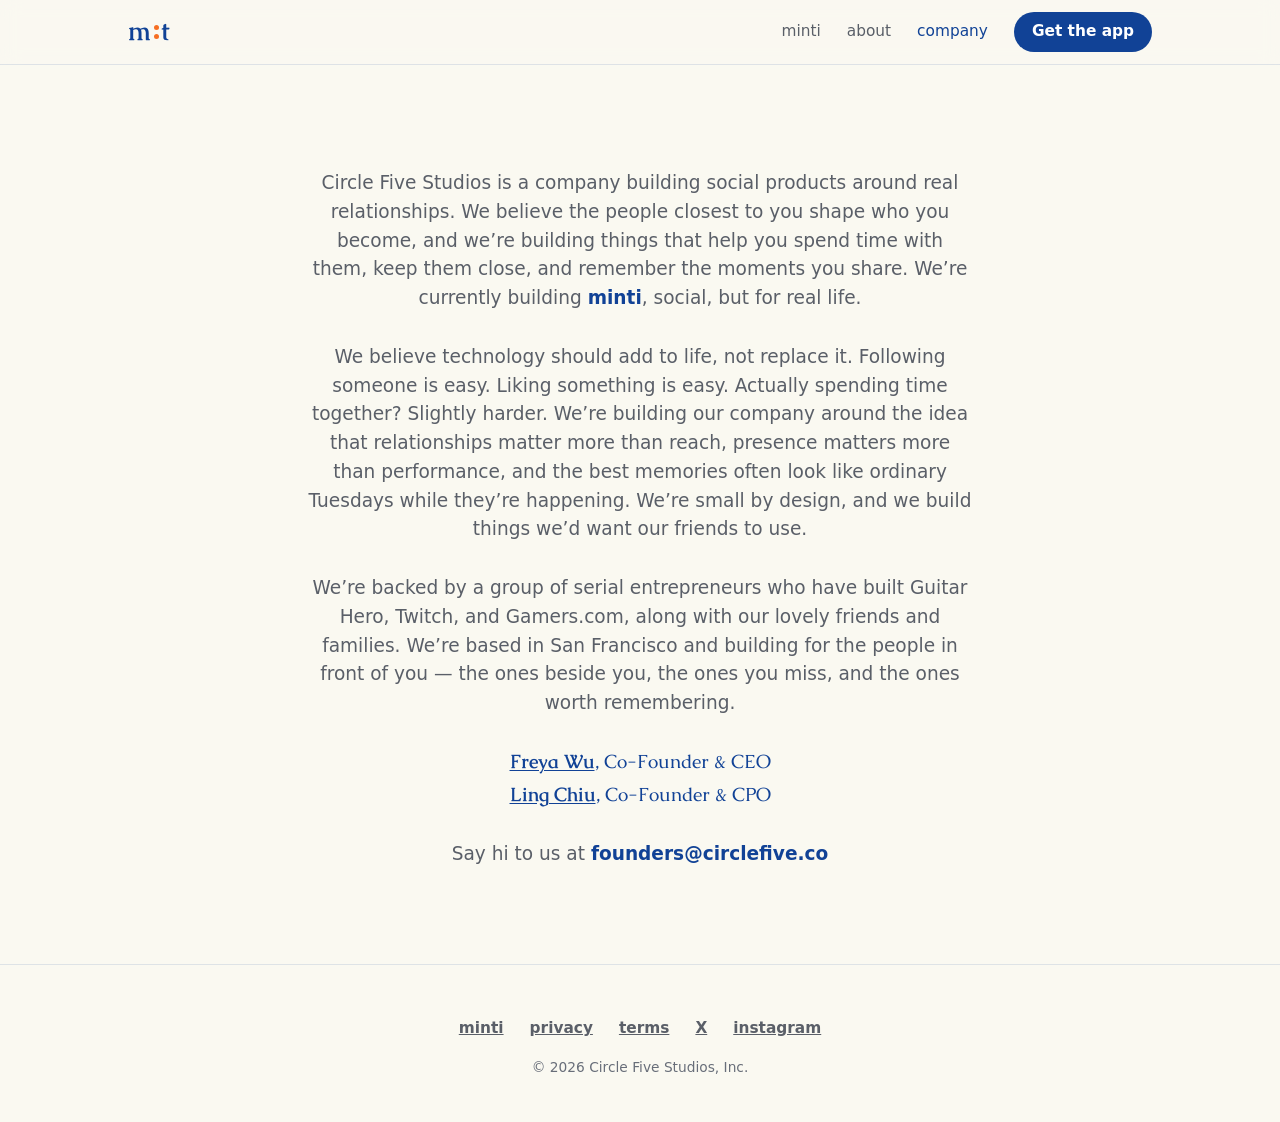
<file: company.html>
<!DOCTYPE html>
<html lang="en">
<head>
  <meta charset="UTF-8" />
  <meta name="viewport" content="width=device-width, initial-scale=1.0" />
  <link rel="icon" href="favicon.ico" sizes="32x32" />
  <link rel="icon" href="favicon.png" type="image/png" sizes="512x512" />
  <link rel="apple-touch-icon" href="apple-touch-icon.png" />
  <title>Company — Circle Five Studios</title>
  <meta name="description" content="Circle Five Studios is a startup building social products around real relationships. Based in San Francisco, currently building minti." />
  <link rel="preconnect" href="https://fonts.googleapis.com" />
  <link rel="preconnect" href="https://fonts.gstatic.com" crossorigin />
  <link href="https://fonts.googleapis.com/css2?family=Caudex:wght@400;700&family=Nanum+Pen+Script&display=swap" rel="stylesheet" />
  <link rel="stylesheet" href="styles.css" />
</head>
<body>

  <header class="nav">
    <div class="wrap nav-inner">
      <a class="brand" href="index.html" aria-label="minti home"><span class="logo" aria-hidden="true"><span class="lm">m</span><span class="lc"><i></i><i></i></span><span class="lt">t</span></span></a>
      <nav class="nav-links">
        <a class="link" href="index.html">minti</a>
        <a class="link" href="about.html">about</a>
        <a class="link active" href="company.html">company</a>
        <a class="pill" href="https://apps.apple.com/tw/app/minti-lets-be-present/id6791064385" target="_blank" rel="noopener">Get the app</a>
      </nav>
    </div>
  </header>

  <section class="co-section">
    <div class="wrap narrow center reveal">
      <!-- The page copy carries no heading of its own, so the h1 that gives
           the document its outline is kept for assistive tech only. -->
      <h1 class="sr-only">Circle Five Studios</h1>
      <div class="co-prose">
        <p>Circle Five Studios is a company building social products around real relationships. We believe the people closest to you shape who you become, and we&rsquo;re building things that help you spend time with them, keep them close, and remember the moments you share. We&rsquo;re currently building <a href="index.html">minti</a>, social, but for real life.</p>

        <p>We believe technology should add to life, not replace it. Following someone is easy. Liking something is easy. Actually spending time together? Slightly harder. We&rsquo;re building our company around the idea that relationships matter more than reach, presence matters more than performance, and the best memories often look like ordinary Tuesdays while they&rsquo;re happening. We&rsquo;re small by design, and we build things we&rsquo;d want our friends to use.</p>

        <p>We&rsquo;re backed by a group of serial entrepreneurs who have built Guitar Hero, Twitch, and Gamers.com, along with our lovely friends and families. We&rsquo;re based in San Francisco and building for the people in front of you &mdash; the ones beside you, the ones you miss, and the ones worth remembering.</p>

        <div class="co-founders">
          <p><a href="https://www.linkedin.com/in/freyawwc/" target="_blank" rel="noopener">Freya Wu</a>, Co-Founder &amp; CEO</p>
          <p><a href="https://www.linkedin.com/in/design-karenchiu/" target="_blank" rel="noopener">Ling Chiu</a>, Co-Founder &amp; CPO</p>
        </div>

        <p>Say hi to us at <a href="mailto:founders@circlefive.co">founders@circlefive.co</a></p>
      </div>
    </div>
  </section>

  <footer class="site">
    <div class="wrap foot-min">
      <nav class="foot-min-links">
        <a href="index.html">minti</a>
        <a href="privacy.html">privacy</a>
        <a href="terms.html">terms</a>
        <a href="https://x.com/mintiapp" target="_blank" rel="noopener">X</a>
        <a href="https://instagram.com/mintiapp" target="_blank" rel="noopener">instagram</a>
      </nav>
      <p class="foot-min-copy">&copy; 2026 Circle Five Studios, Inc.</p>
    </div>
  </footer>

  <script>
    const io = new IntersectionObserver((es) => { es.forEach(e => { if (e.isIntersecting) { e.target.classList.add('in'); io.unobserve(e.target); } }); }, { threshold: 0.12 });
    document.querySelectorAll('.reveal').forEach(el => io.observe(el));
  </script>
</body>
</html>
</file>
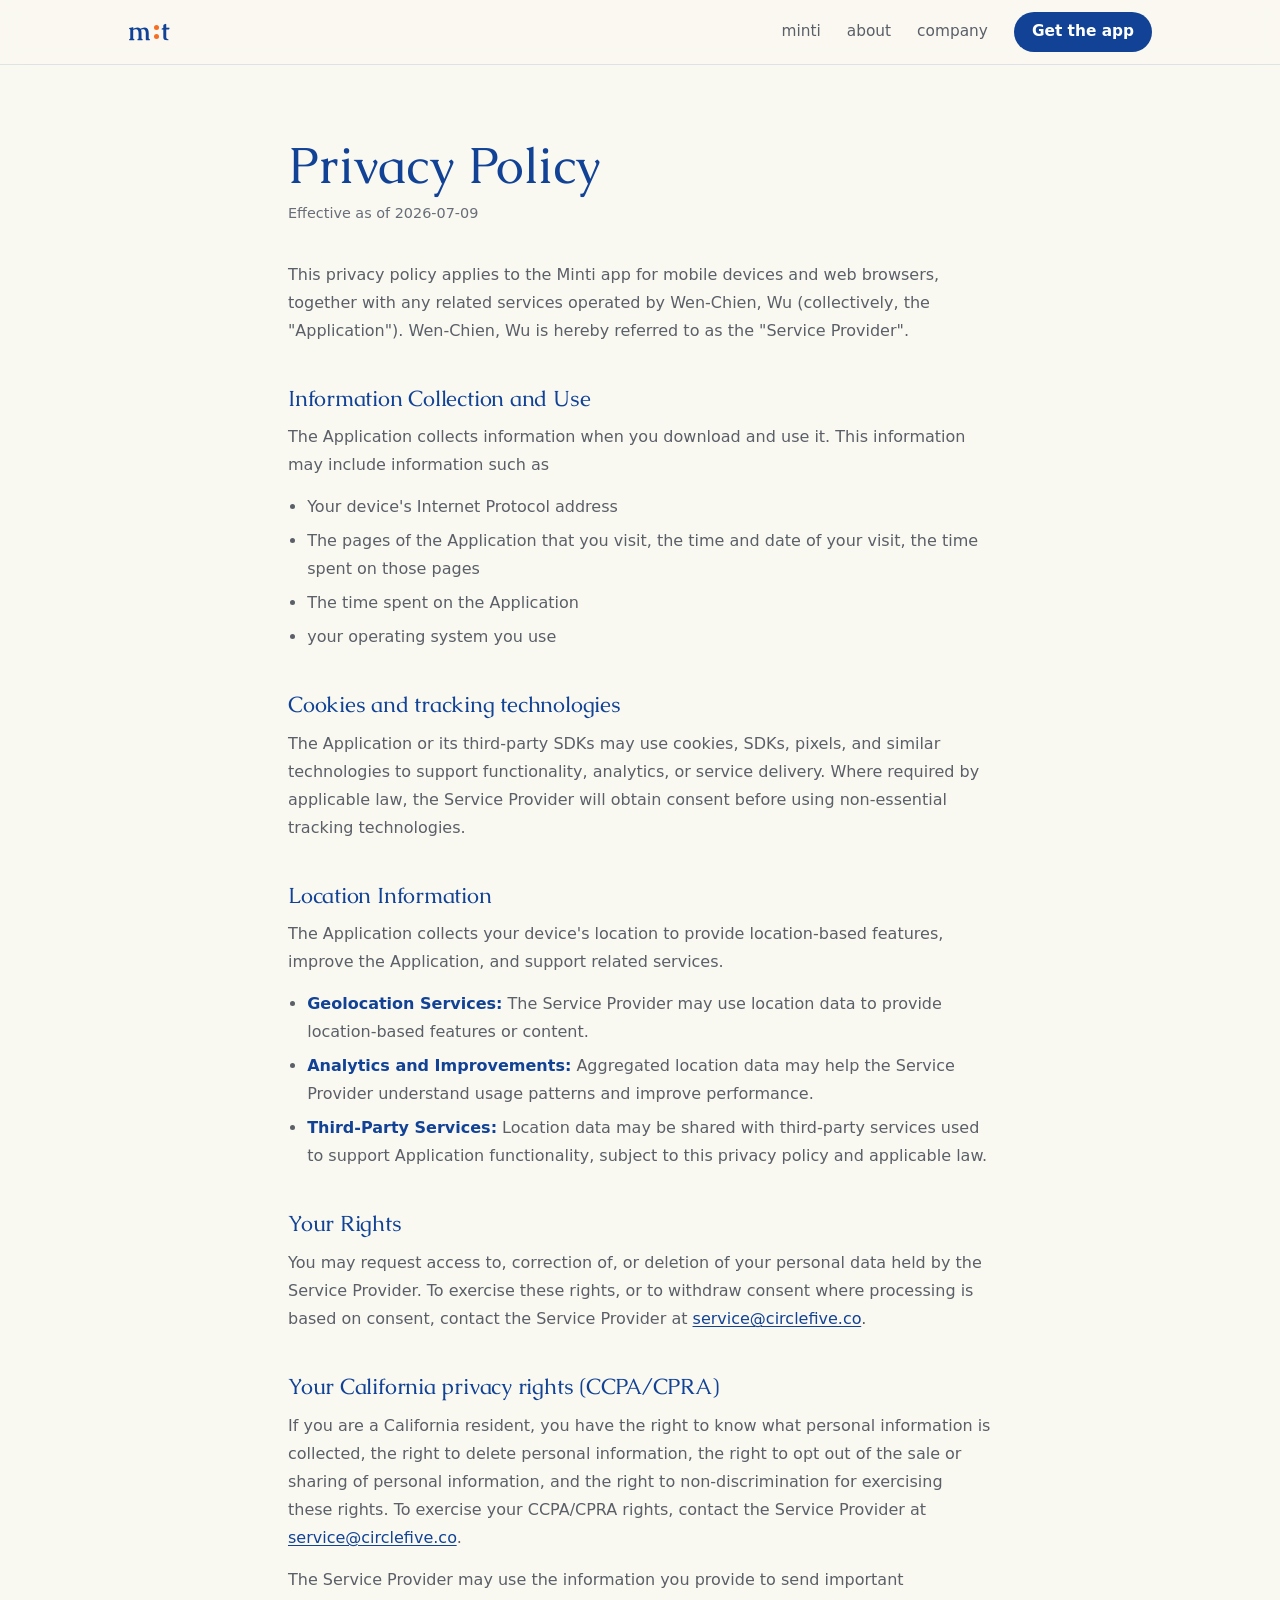
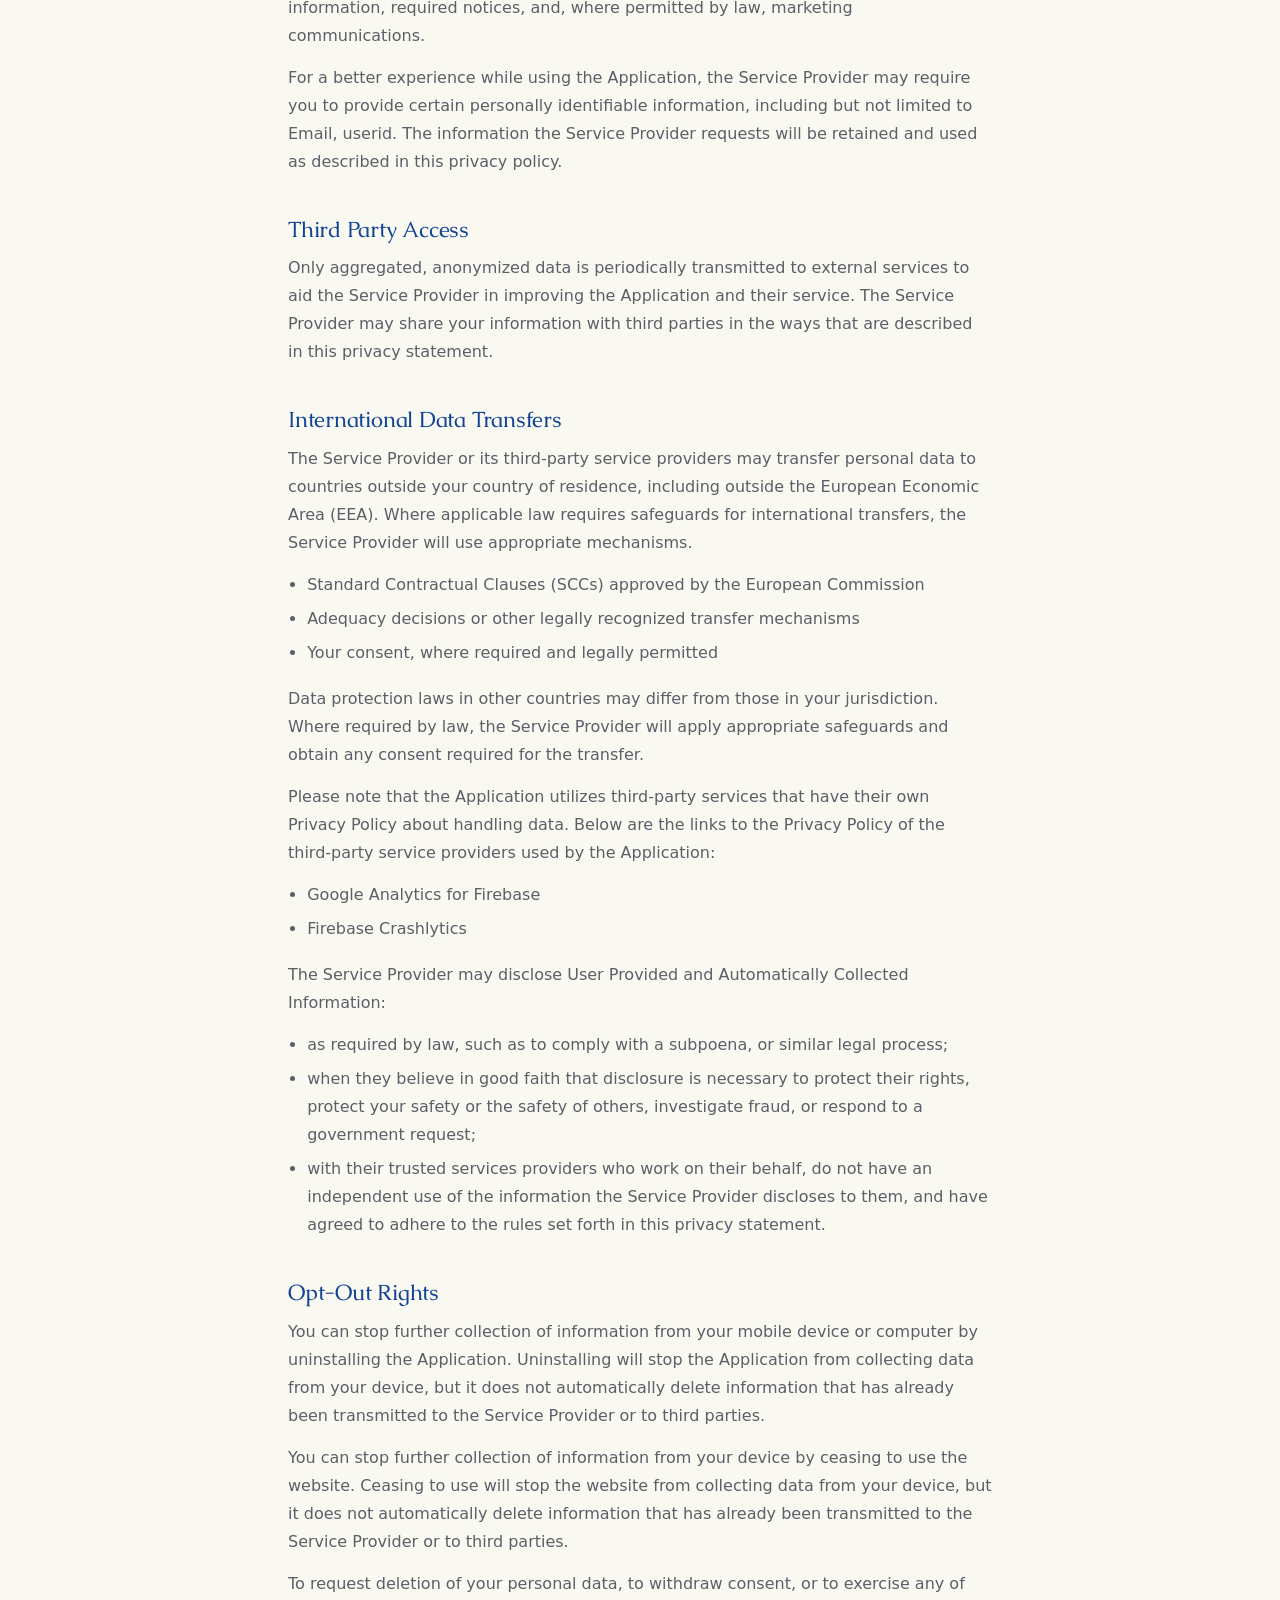
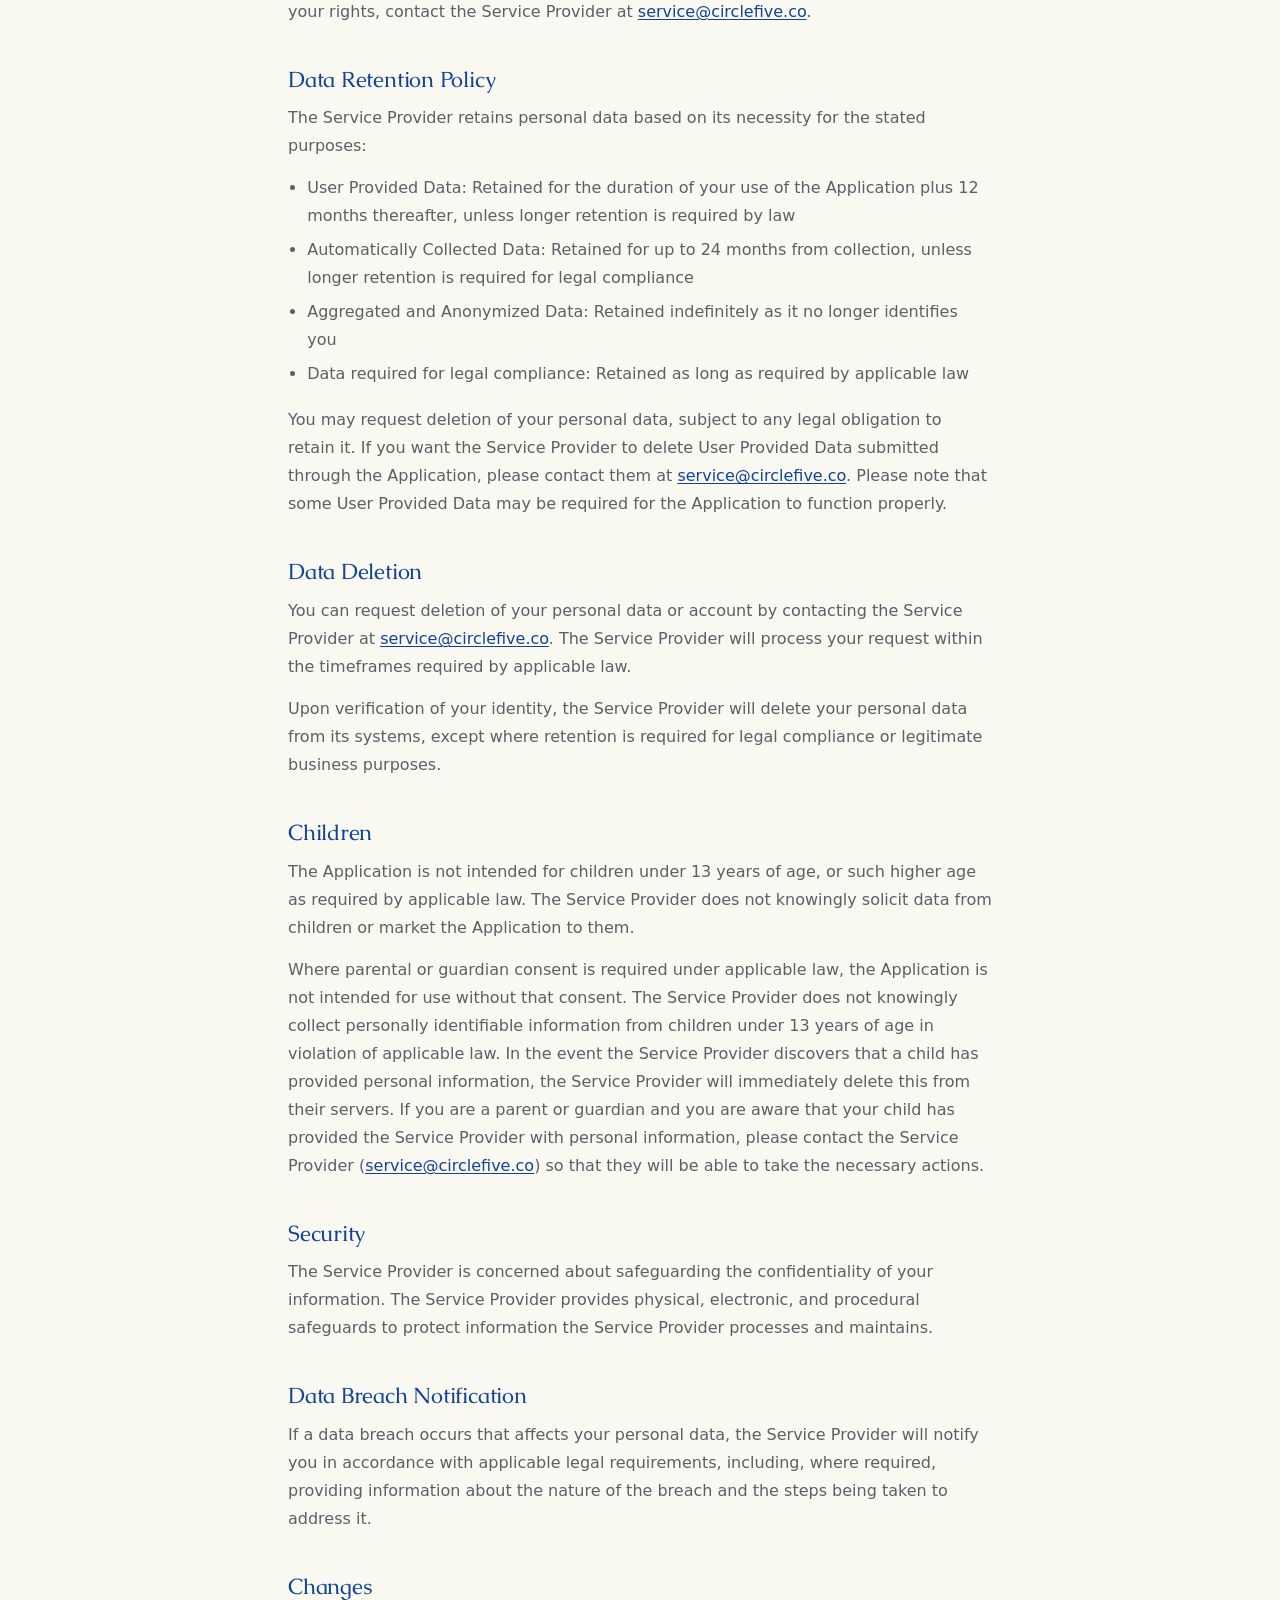
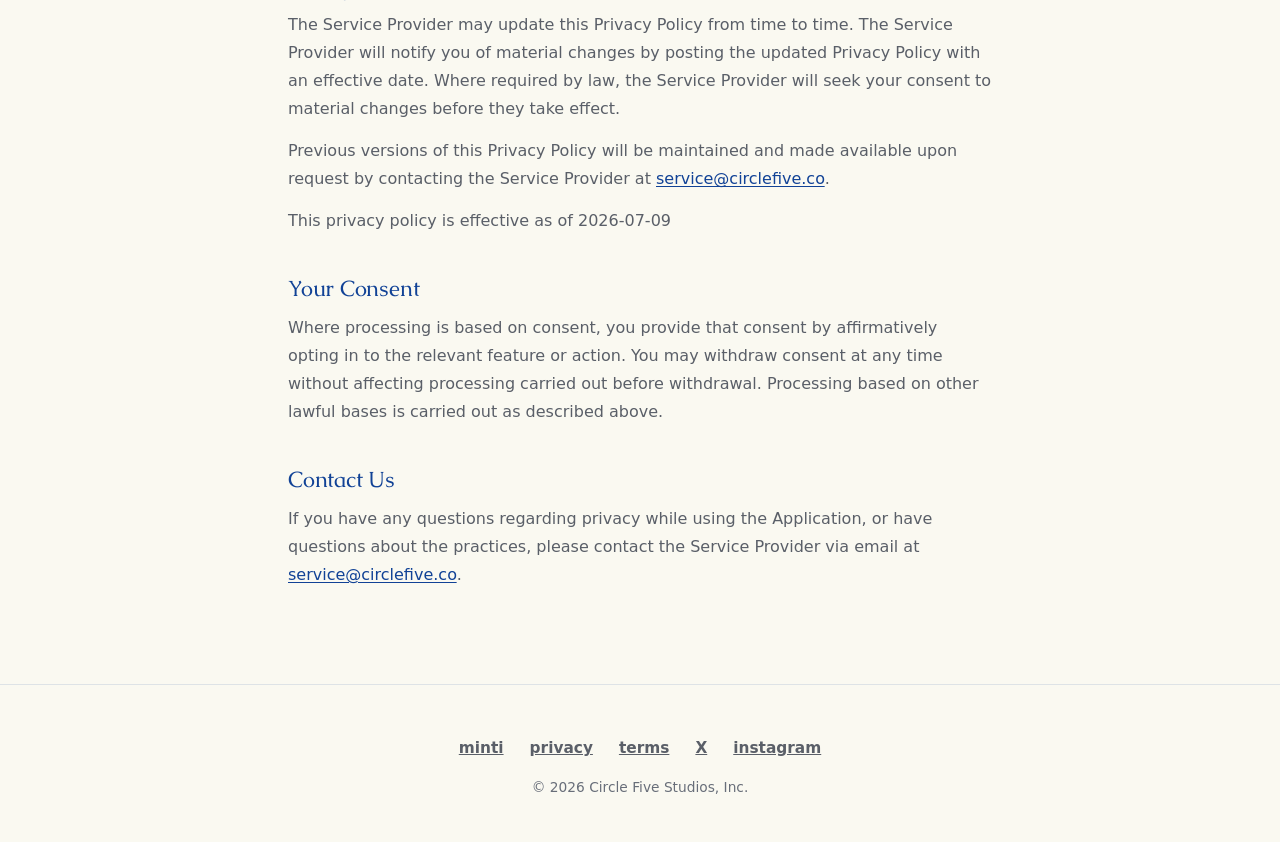
<file: privacy.html>
<!DOCTYPE html>
<html lang="en">
<head>
  <meta charset="UTF-8" />
  <meta name="viewport" content="width=device-width, initial-scale=1.0" />
  <link rel="icon" href="favicon.ico" sizes="32x32" />
  <link rel="icon" href="favicon.png" type="image/png" sizes="512x512" />
  <link rel="apple-touch-icon" href="apple-touch-icon.png" />
  <title>Privacy Policy — minti</title>
  <meta name="description" content="Privacy Policy for the minti app by Circle Five Studios." />
  <link rel="preconnect" href="https://fonts.googleapis.com" />
  <link rel="preconnect" href="https://fonts.gstatic.com" crossorigin />
  <link href="https://fonts.googleapis.com/css2?family=Caudex:wght@400;700&family=Nanum+Pen+Script&display=swap" rel="stylesheet" />
  <link rel="stylesheet" href="styles.css" />
</head>
<body>

  <header class="nav">
    <div class="wrap nav-inner">
      <a class="brand" href="index.html" aria-label="minti home"><span class="logo" aria-hidden="true"><span class="lm">m</span><span class="lc"><i></i><i></i></span><span class="lt">t</span></span></a>
      <nav class="nav-links">
        <a class="link" href="index.html">minti</a>
        <a class="link" href="about.html">about</a>
        <a class="link" href="company.html">company</a>
        <a class="pill" href="https://apps.apple.com/tw/app/minti-lets-be-present/id6791064385" target="_blank" rel="noopener">Get the app</a>
      </nav>
    </div>
  </header>

  <main class="legal">
    <h1>Privacy Policy</h1>
    <p class="updated">Effective as of 2026-07-09</p>

    <p>This privacy policy applies to the Minti app for mobile devices and web browsers, together with any related services operated by Wen-Chien, Wu (collectively, the "Application"). Wen-Chien, Wu is hereby referred to as the "Service Provider".</p>

    <h2>Information Collection and Use</h2>
    <p>The Application collects information when you download and use it. This information may include information such as</p>
    <ul>
      <li>Your device's Internet Protocol address</li>
      <li>The pages of the Application that you visit, the time and date of your visit, the time spent on those pages</li>
      <li>The time spent on the Application</li>
      <li>your operating system you use</li>
    </ul>

    <h2>Cookies and tracking technologies</h2>
    <p>The Application or its third-party SDKs may use cookies, SDKs, pixels, and similar technologies to support functionality, analytics, or service delivery. Where required by applicable law, the Service Provider will obtain consent before using non-essential tracking technologies.</p>

    <h2>Location Information</h2>
    <p>The Application collects your device's location to provide location-based features, improve the Application, and support related services.</p>
    <ul>
      <li><strong>Geolocation Services:</strong> The Service Provider may use location data to provide location-based features or content.</li>
      <li><strong>Analytics and Improvements:</strong> Aggregated location data may help the Service Provider understand usage patterns and improve performance.</li>
      <li><strong>Third-Party Services:</strong> Location data may be shared with third-party services used to support Application functionality, subject to this privacy policy and applicable law.</li>
    </ul>

    <h2>Your Rights</h2>
    <p>You may request access to, correction of, or deletion of your personal data held by the Service Provider. To exercise these rights, or to withdraw consent where processing is based on consent, contact the Service Provider at <a href="mailto:service@circlefive.co">service@circlefive.co</a>.</p>

    <h2>Your California privacy rights (CCPA/CPRA)</h2>
    <p>If you are a California resident, you have the right to know what personal information is collected, the right to delete personal information, the right to opt out of the sale or sharing of personal information, and the right to non-discrimination for exercising these rights. To exercise your CCPA/CPRA rights, contact the Service Provider at <a href="mailto:service@circlefive.co">service@circlefive.co</a>.</p>
    <p>The Service Provider may use the information you provide to send important information, required notices, and, where permitted by law, marketing communications.</p>
    <p>For a better experience while using the Application, the Service Provider may require you to provide certain personally identifiable information, including but not limited to Email, userid. The information the Service Provider requests will be retained and used as described in this privacy policy.</p>

    <h2>Third Party Access</h2>
    <p>Only aggregated, anonymized data is periodically transmitted to external services to aid the Service Provider in improving the Application and their service. The Service Provider may share your information with third parties in the ways that are described in this privacy statement.</p>

    <h2>International Data Transfers</h2>
    <p>The Service Provider or its third-party service providers may transfer personal data to countries outside your country of residence, including outside the European Economic Area (EEA). Where applicable law requires safeguards for international transfers, the Service Provider will use appropriate mechanisms.</p>
    <ul>
      <li>Standard Contractual Clauses (SCCs) approved by the European Commission</li>
      <li>Adequacy decisions or other legally recognized transfer mechanisms</li>
      <li>Your consent, where required and legally permitted</li>
    </ul>
    <p>Data protection laws in other countries may differ from those in your jurisdiction. Where required by law, the Service Provider will apply appropriate safeguards and obtain any consent required for the transfer.</p>
    <p>Please note that the Application utilizes third-party services that have their own Privacy Policy about handling data. Below are the links to the Privacy Policy of the third-party service providers used by the Application:</p>
    <ul>
      <li>Google Analytics for Firebase</li>
      <li>Firebase Crashlytics</li>
    </ul>
    <p>The Service Provider may disclose User Provided and Automatically Collected Information:</p>
    <ul>
      <li>as required by law, such as to comply with a subpoena, or similar legal process;</li>
      <li>when they believe in good faith that disclosure is necessary to protect their rights, protect your safety or the safety of others, investigate fraud, or respond to a government request;</li>
      <li>with their trusted services providers who work on their behalf, do not have an independent use of the information the Service Provider discloses to them, and have agreed to adhere to the rules set forth in this privacy statement.</li>
    </ul>

    <h2>Opt-Out Rights</h2>
    <p>You can stop further collection of information from your mobile device or computer by uninstalling the Application. Uninstalling will stop the Application from collecting data from your device, but it does not automatically delete information that has already been transmitted to the Service Provider or to third parties.</p>
    <p>You can stop further collection of information from your device by ceasing to use the website. Ceasing to use will stop the website from collecting data from your device, but it does not automatically delete information that has already been transmitted to the Service Provider or to third parties.</p>
    <p>To request deletion of your personal data, to withdraw consent, or to exercise any of your rights, contact the Service Provider at <a href="mailto:service@circlefive.co">service@circlefive.co</a>.</p>

    <h2>Data Retention Policy</h2>
    <p>The Service Provider retains personal data based on its necessity for the stated purposes:</p>
    <ul>
      <li>User Provided Data: Retained for the duration of your use of the Application plus 12 months thereafter, unless longer retention is required by law</li>
      <li>Automatically Collected Data: Retained for up to 24 months from collection, unless longer retention is required for legal compliance</li>
      <li>Aggregated and Anonymized Data: Retained indefinitely as it no longer identifies you</li>
      <li>Data required for legal compliance: Retained as long as required by applicable law</li>
    </ul>
    <p>You may request deletion of your personal data, subject to any legal obligation to retain it. If you want the Service Provider to delete User Provided Data submitted through the Application, please contact them at <a href="mailto:service@circlefive.co">service@circlefive.co</a>. Please note that some User Provided Data may be required for the Application to function properly.</p>

    <h2>Data Deletion</h2>
    <p>You can request deletion of your personal data or account by contacting the Service Provider at <a href="mailto:service@circlefive.co">service@circlefive.co</a>. The Service Provider will process your request within the timeframes required by applicable law.</p>
    <p>Upon verification of your identity, the Service Provider will delete your personal data from its systems, except where retention is required for legal compliance or legitimate business purposes.</p>

    <h2>Children</h2>
    <p>The Application is not intended for children under 13 years of age, or such higher age as required by applicable law. The Service Provider does not knowingly solicit data from children or market the Application to them.</p>
    <p>Where parental or guardian consent is required under applicable law, the Application is not intended for use without that consent. The Service Provider does not knowingly collect personally identifiable information from children under 13 years of age in violation of applicable law. In the event the Service Provider discovers that a child has provided personal information, the Service Provider will immediately delete this from their servers. If you are a parent or guardian and you are aware that your child has provided the Service Provider with personal information, please contact the Service Provider (<a href="mailto:service@circlefive.co">service@circlefive.co</a>) so that they will be able to take the necessary actions.</p>

    <h2>Security</h2>
    <p>The Service Provider is concerned about safeguarding the confidentiality of your information. The Service Provider provides physical, electronic, and procedural safeguards to protect information the Service Provider processes and maintains.</p>

    <h2>Data Breach Notification</h2>
    <p>If a data breach occurs that affects your personal data, the Service Provider will notify you in accordance with applicable legal requirements, including, where required, providing information about the nature of the breach and the steps being taken to address it.</p>

    <h2>Changes</h2>
    <p>The Service Provider may update this Privacy Policy from time to time. The Service Provider will notify you of material changes by posting the updated Privacy Policy with an effective date. Where required by law, the Service Provider will seek your consent to material changes before they take effect.</p>
    <p>Previous versions of this Privacy Policy will be maintained and made available upon request by contacting the Service Provider at <a href="mailto:service@circlefive.co">service@circlefive.co</a>.</p>
    <p>This privacy policy is effective as of 2026-07-09</p>

    <h2>Your Consent</h2>
    <p>Where processing is based on consent, you provide that consent by affirmatively opting in to the relevant feature or action. You may withdraw consent at any time without affecting processing carried out before withdrawal. Processing based on other lawful bases is carried out as described above.</p>

    <h2>Contact Us</h2>
    <p>If you have any questions regarding privacy while using the Application, or have questions about the practices, please contact the Service Provider via email at <a href="mailto:service@circlefive.co">service@circlefive.co</a>.</p>
  </main>

  <footer class="site">
    <div class="wrap foot-min">
      <nav class="foot-min-links">
        <a href="index.html">minti</a>
        <a href="privacy.html">privacy</a>
        <a href="terms.html">terms</a>
        <a href="https://x.com/mintiapp" target="_blank" rel="noopener">X</a>
        <a href="https://instagram.com/mintiapp" target="_blank" rel="noopener">instagram</a>
      </nav>
      <p class="foot-min-copy">&copy; 2026 Circle Five Studios, Inc.</p>
    </div>
  </footer>
</body>
</html>
</file>
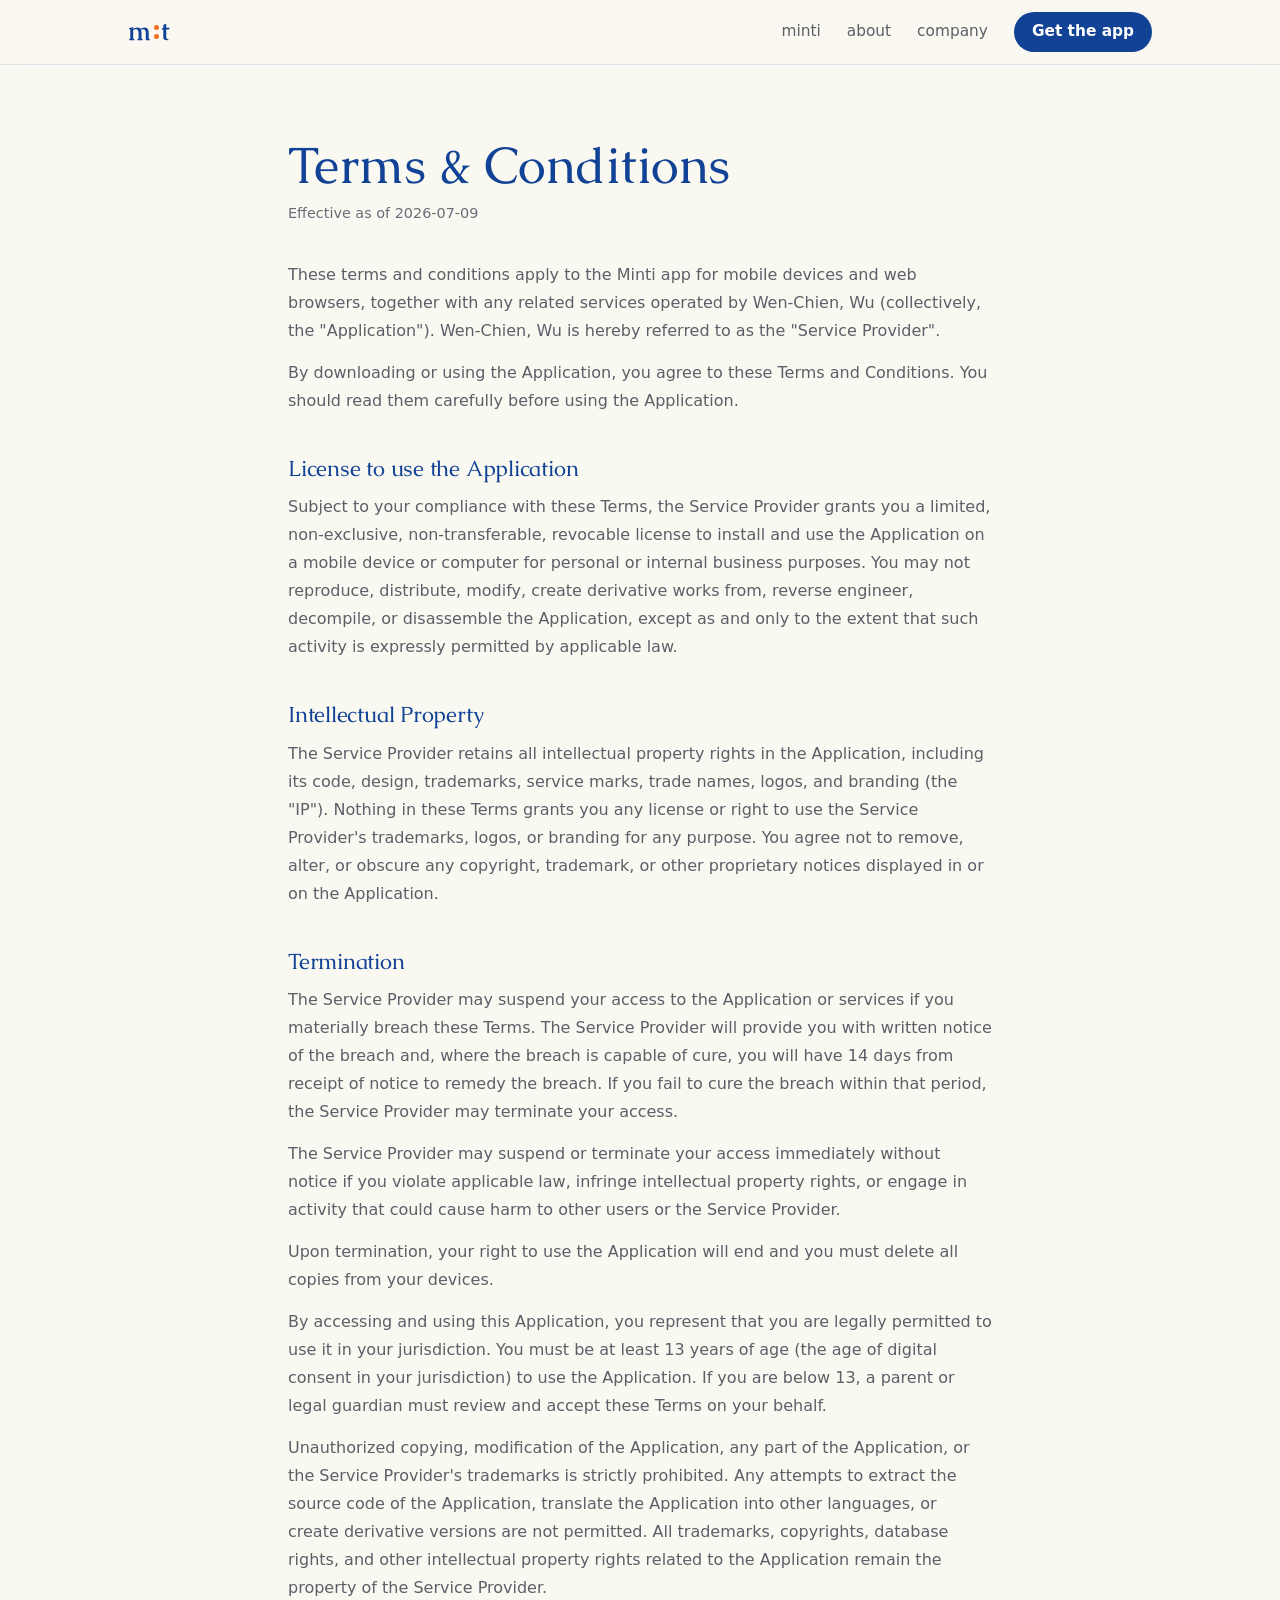
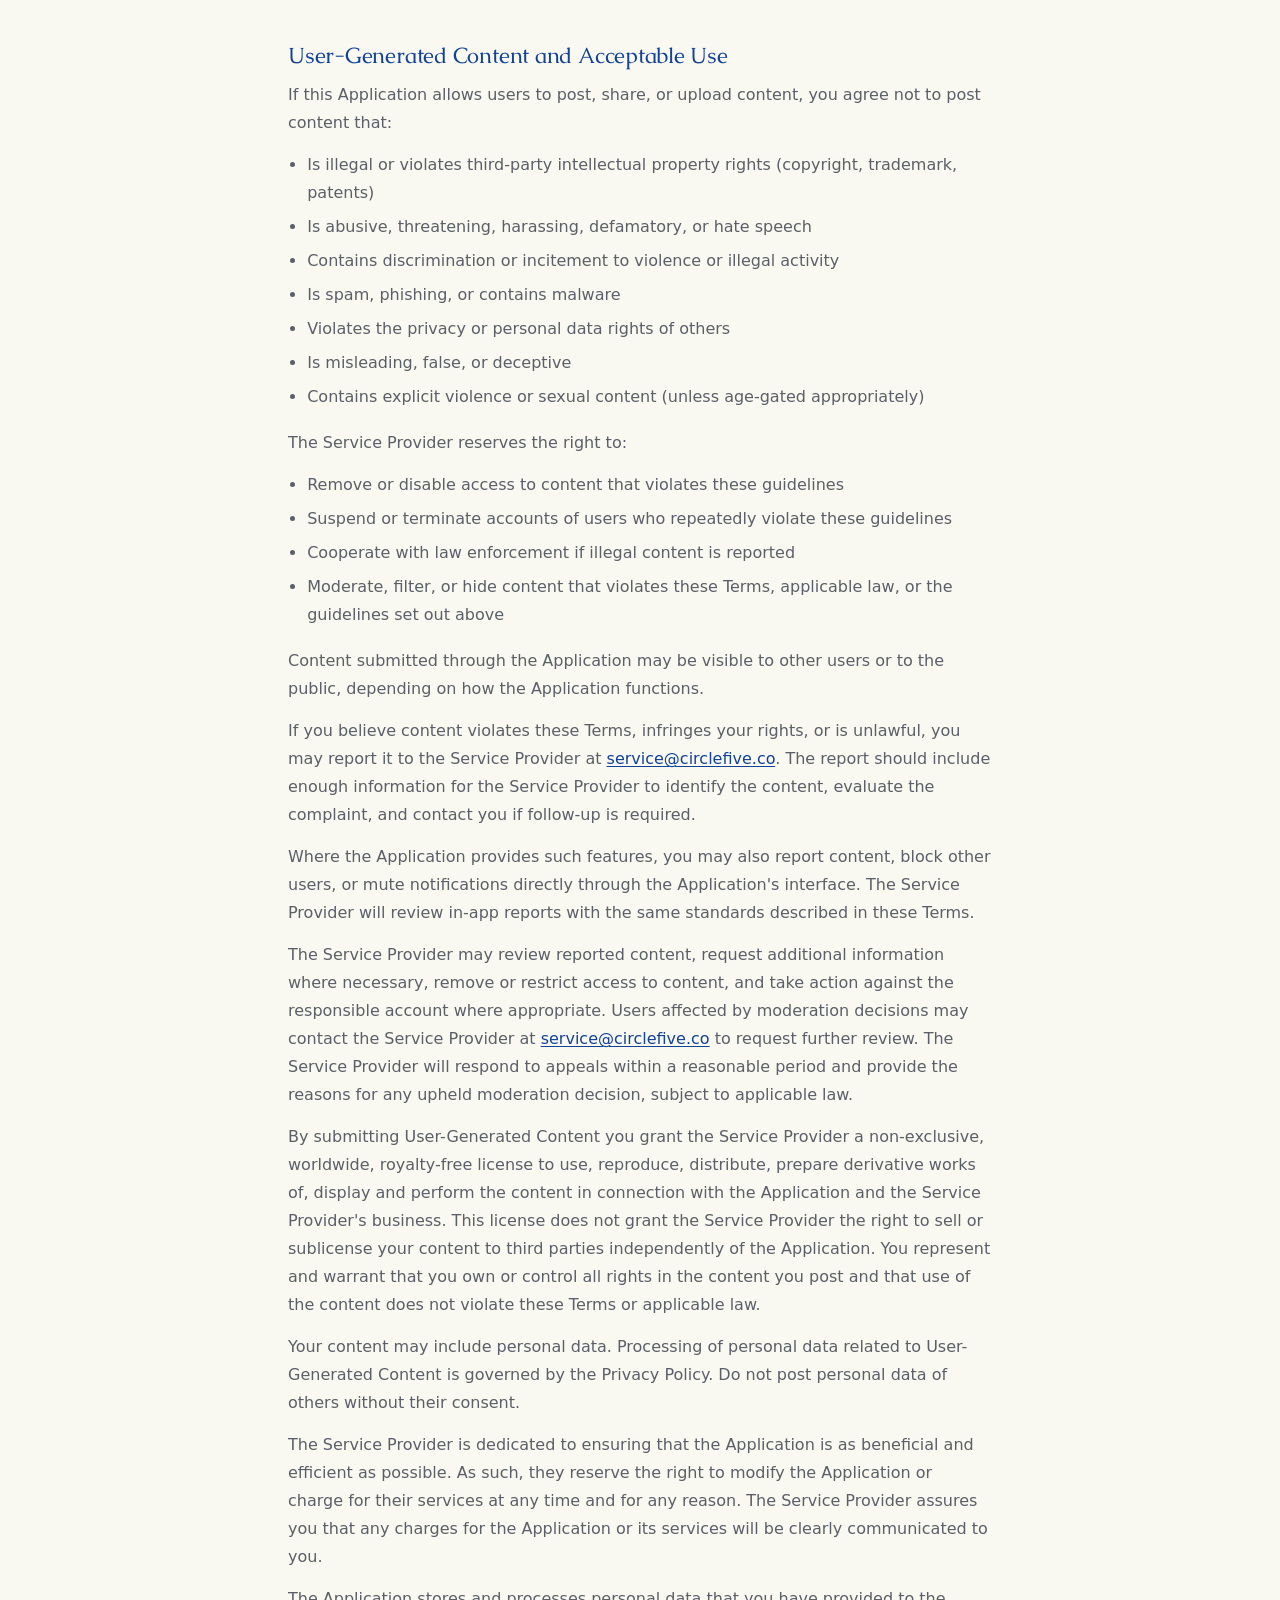
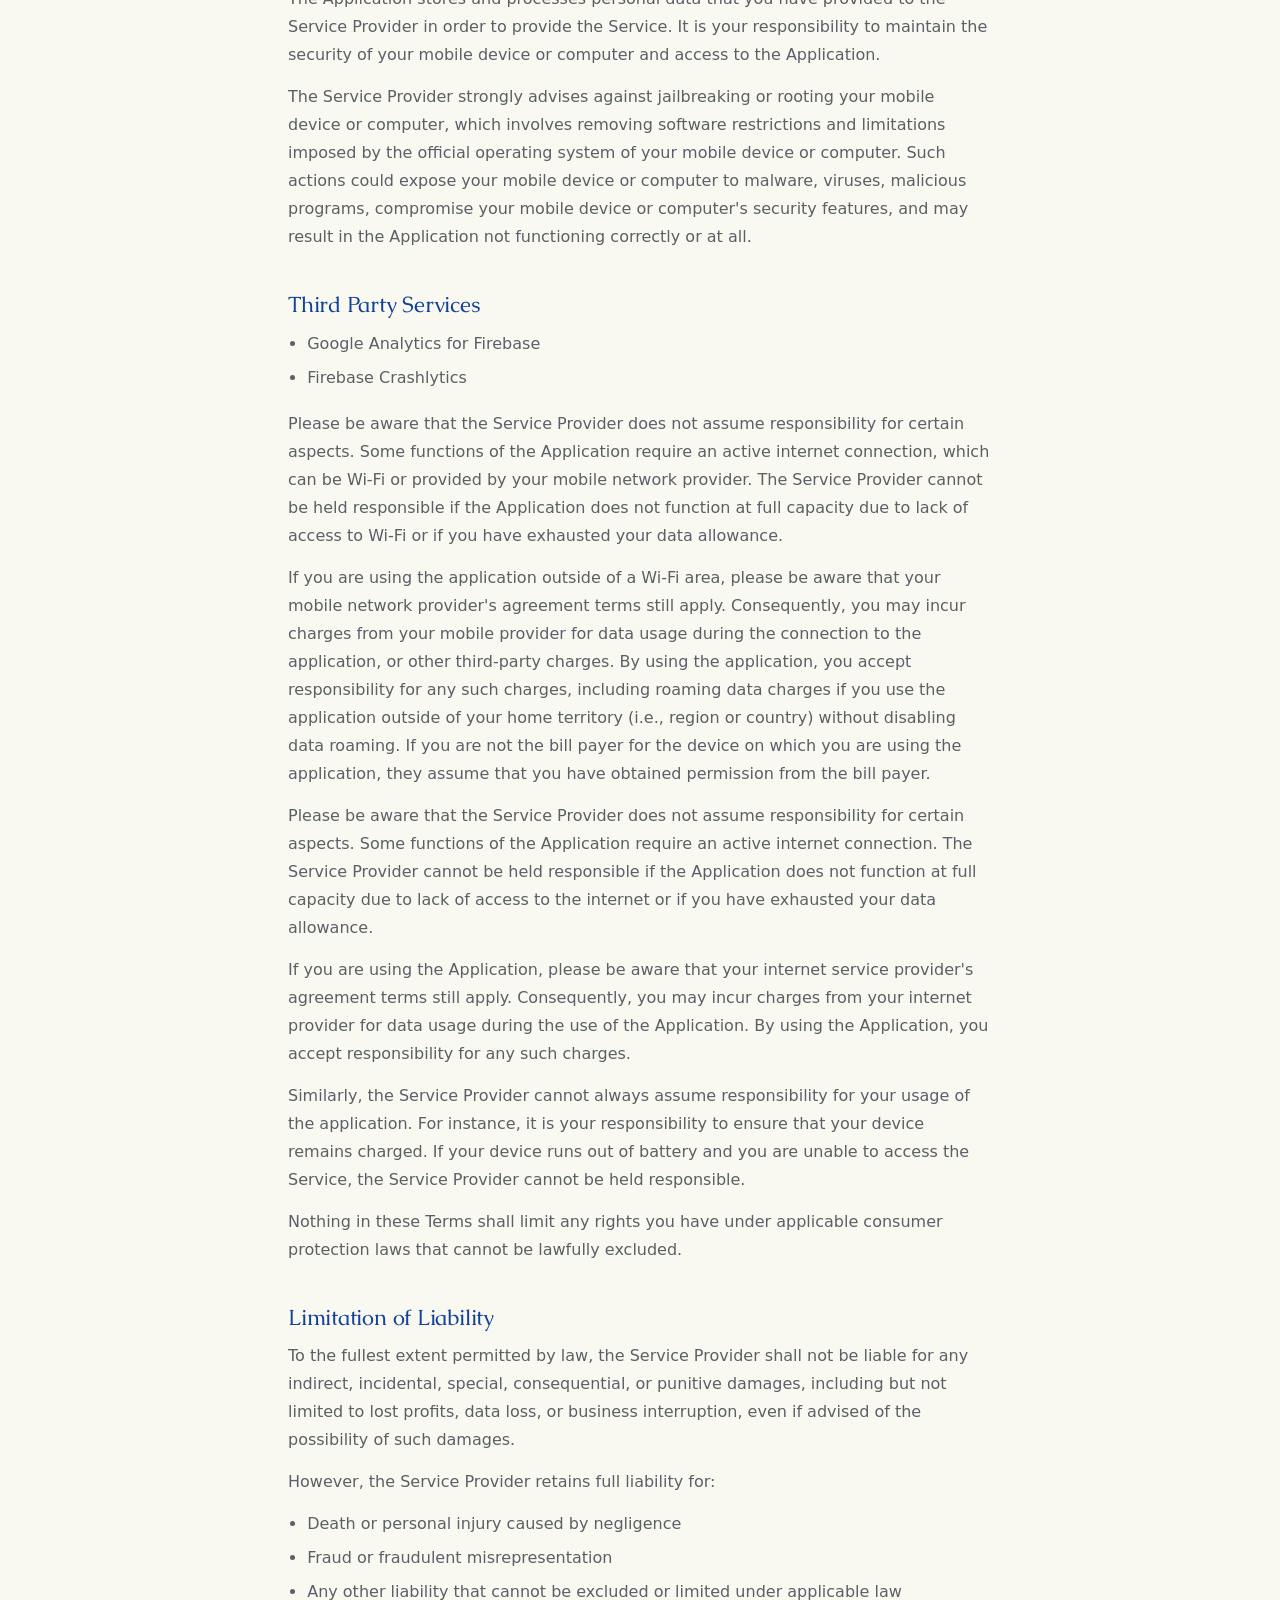
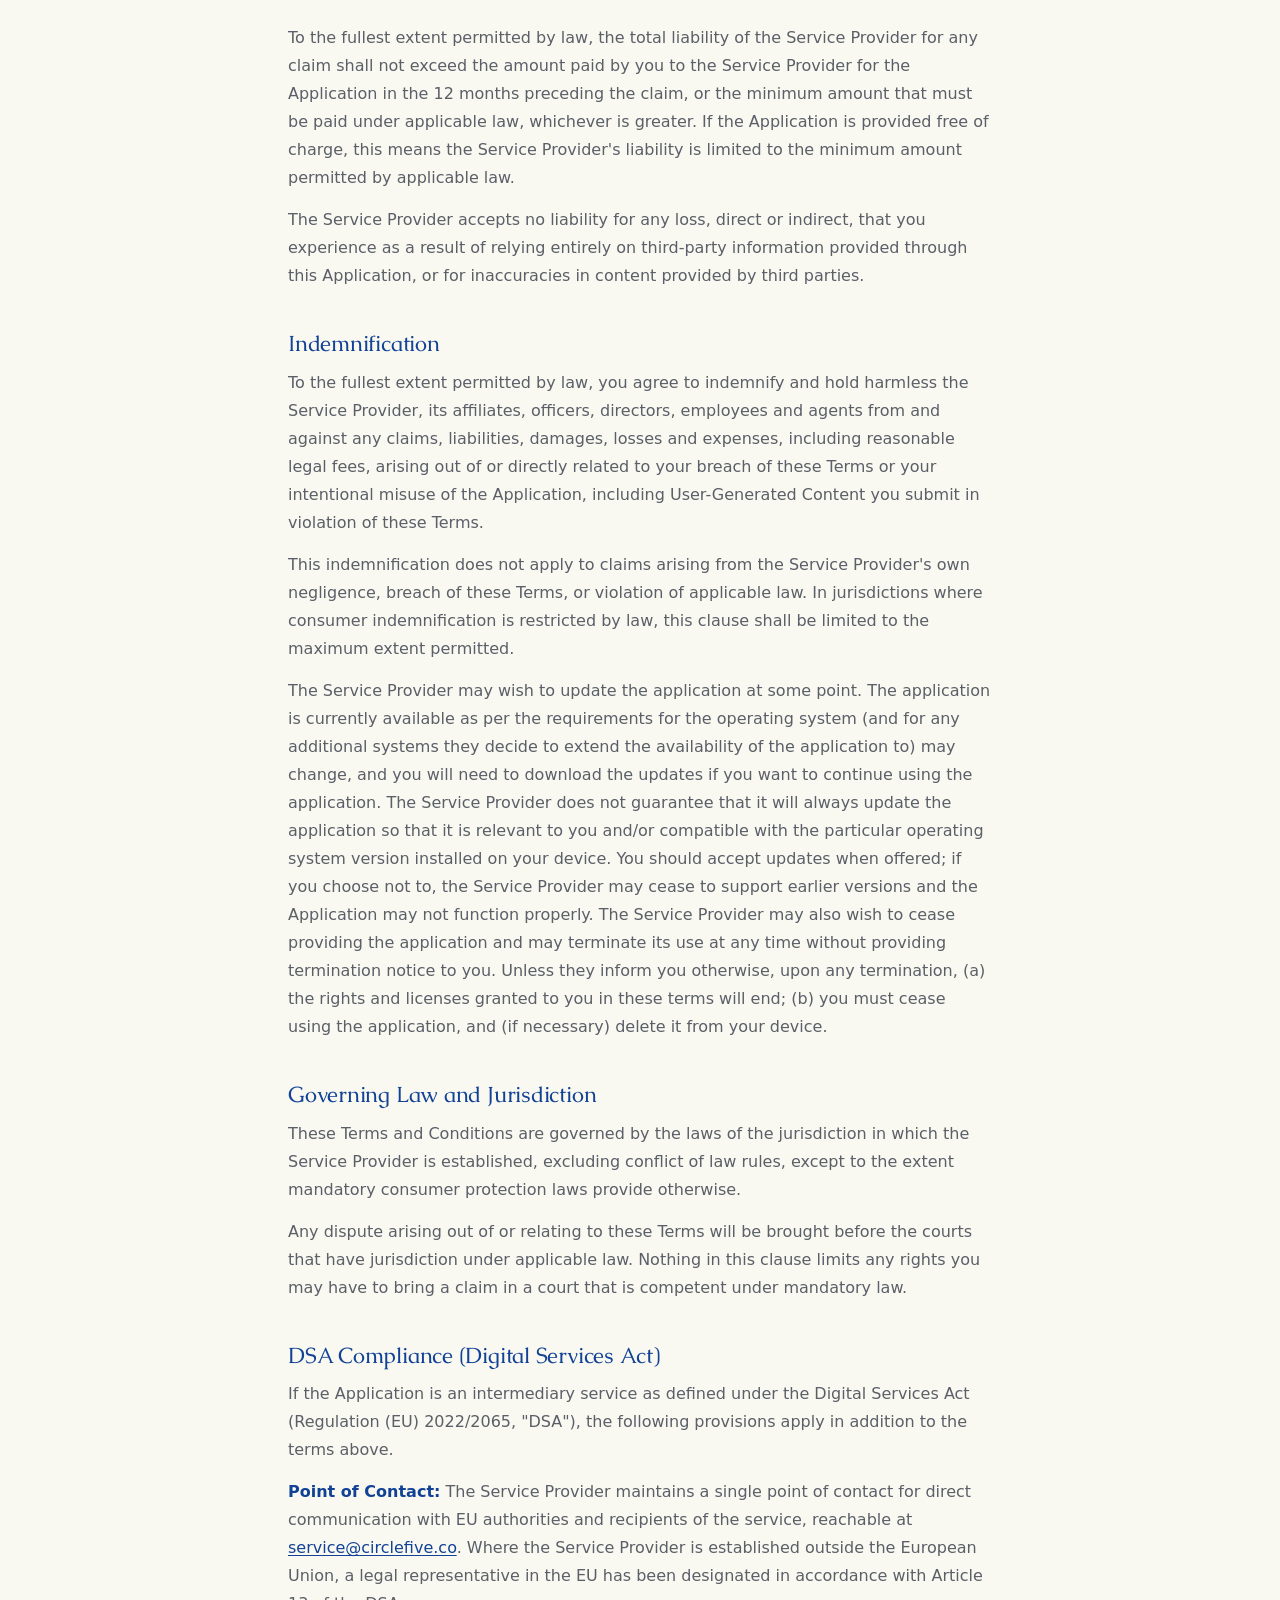
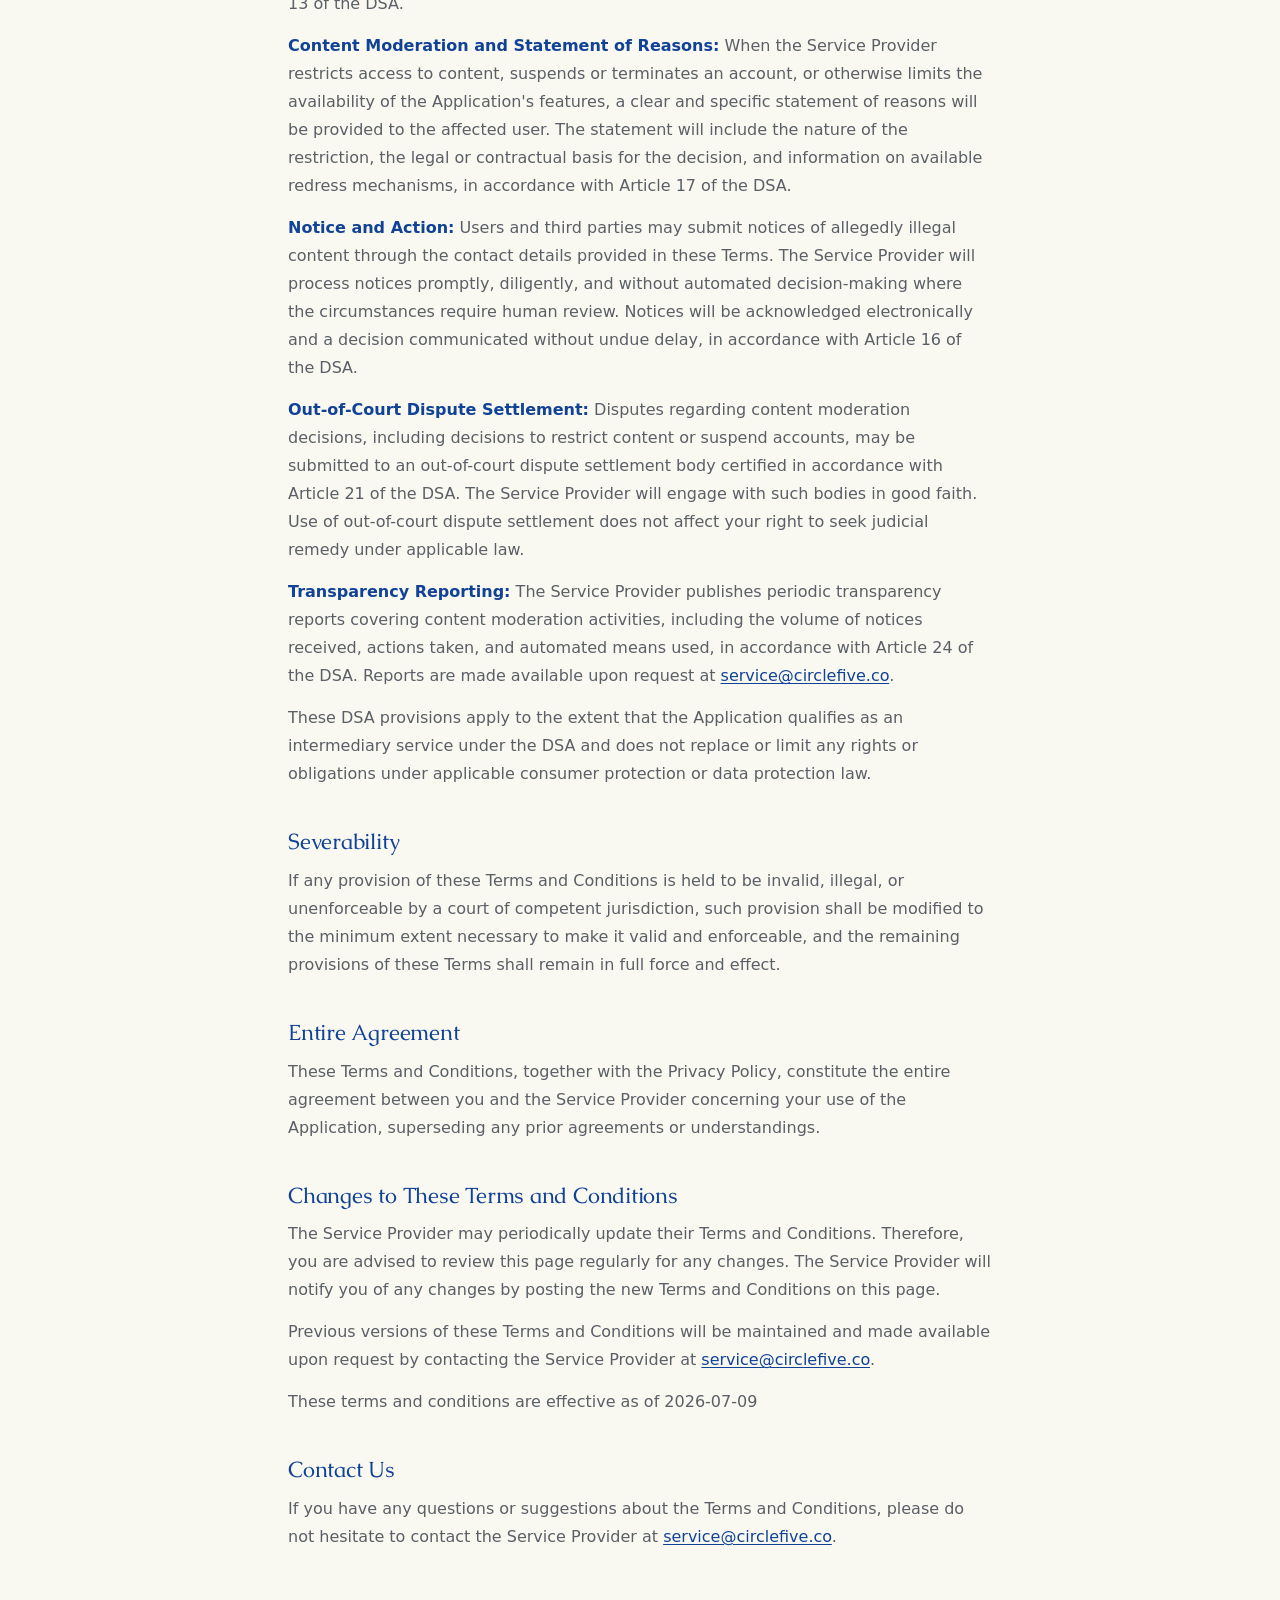
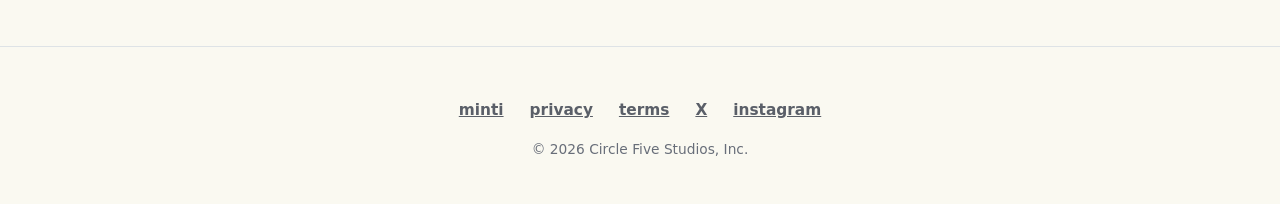
<file: terms.html>
<!DOCTYPE html>
<html lang="en">
<head>
  <meta charset="UTF-8" />
  <meta name="viewport" content="width=device-width, initial-scale=1.0" />
  <link rel="icon" href="favicon.ico" sizes="32x32" />
  <link rel="icon" href="favicon.png" type="image/png" sizes="512x512" />
  <link rel="apple-touch-icon" href="apple-touch-icon.png" />
  <title>Terms &amp; Conditions — minti</title>
  <meta name="description" content="Terms &amp; Conditions for the minti app by Circle Five Studios." />
  <link rel="preconnect" href="https://fonts.googleapis.com" />
  <link rel="preconnect" href="https://fonts.gstatic.com" crossorigin />
  <link href="https://fonts.googleapis.com/css2?family=Caudex:wght@400;700&family=Nanum+Pen+Script&display=swap" rel="stylesheet" />
  <link rel="stylesheet" href="styles.css" />
</head>
<body>

  <header class="nav">
    <div class="wrap nav-inner">
      <a class="brand" href="index.html" aria-label="minti home"><span class="logo" aria-hidden="true"><span class="lm">m</span><span class="lc"><i></i><i></i></span><span class="lt">t</span></span></a>
      <nav class="nav-links">
        <a class="link" href="index.html">minti</a>
        <a class="link" href="about.html">about</a>
        <a class="link" href="company.html">company</a>
        <a class="pill" href="https://apps.apple.com/tw/app/minti-lets-be-present/id6791064385" target="_blank" rel="noopener">Get the app</a>
      </nav>
    </div>
  </header>

  <main class="legal">
    <h1>Terms &amp; Conditions</h1>
    <p class="updated">Effective as of 2026-07-09</p>

    <p>These terms and conditions apply to the Minti app for mobile devices and web browsers, together with any related services operated by Wen-Chien, Wu (collectively, the "Application"). Wen-Chien, Wu is hereby referred to as the "Service Provider".</p>
    <p>By downloading or using the Application, you agree to these Terms and Conditions. You should read them carefully before using the Application.</p>

    <h2>License to use the Application</h2>
    <p>Subject to your compliance with these Terms, the Service Provider grants you a limited, non-exclusive, non-transferable, revocable license to install and use the Application on a mobile device or computer for personal or internal business purposes. You may not reproduce, distribute, modify, create derivative works from, reverse engineer, decompile, or disassemble the Application, except as and only to the extent that such activity is expressly permitted by applicable law.</p>

    <h2>Intellectual Property</h2>
    <p>The Service Provider retains all intellectual property rights in the Application, including its code, design, trademarks, service marks, trade names, logos, and branding (the "IP"). Nothing in these Terms grants you any license or right to use the Service Provider's trademarks, logos, or branding for any purpose. You agree not to remove, alter, or obscure any copyright, trademark, or other proprietary notices displayed in or on the Application.</p>

    <h2>Termination</h2>
    <p>The Service Provider may suspend your access to the Application or services if you materially breach these Terms. The Service Provider will provide you with written notice of the breach and, where the breach is capable of cure, you will have 14 days from receipt of notice to remedy the breach. If you fail to cure the breach within that period, the Service Provider may terminate your access.</p>
    <p>The Service Provider may suspend or terminate your access immediately without notice if you violate applicable law, infringe intellectual property rights, or engage in activity that could cause harm to other users or the Service Provider.</p>
    <p>Upon termination, your right to use the Application will end and you must delete all copies from your devices.</p>
    <p>By accessing and using this Application, you represent that you are legally permitted to use it in your jurisdiction. You must be at least 13 years of age (the age of digital consent in your jurisdiction) to use the Application. If you are below 13, a parent or legal guardian must review and accept these Terms on your behalf.</p>
    <p>Unauthorized copying, modification of the Application, any part of the Application, or the Service Provider's trademarks is strictly prohibited. Any attempts to extract the source code of the Application, translate the Application into other languages, or create derivative versions are not permitted. All trademarks, copyrights, database rights, and other intellectual property rights related to the Application remain the property of the Service Provider.</p>

    <h2>User-Generated Content and Acceptable Use</h2>
    <p>If this Application allows users to post, share, or upload content, you agree not to post content that:</p>
    <ul>
      <li>Is illegal or violates third-party intellectual property rights (copyright, trademark, patents)</li>
      <li>Is abusive, threatening, harassing, defamatory, or hate speech</li>
      <li>Contains discrimination or incitement to violence or illegal activity</li>
      <li>Is spam, phishing, or contains malware</li>
      <li>Violates the privacy or personal data rights of others</li>
      <li>Is misleading, false, or deceptive</li>
      <li>Contains explicit violence or sexual content (unless age-gated appropriately)</li>
    </ul>

    <p>The Service Provider reserves the right to:</p>
    <ul>
      <li>Remove or disable access to content that violates these guidelines</li>
      <li>Suspend or terminate accounts of users who repeatedly violate these guidelines</li>
      <li>Cooperate with law enforcement if illegal content is reported</li>
      <li>Moderate, filter, or hide content that violates these Terms, applicable law, or the guidelines set out above</li>
    </ul>

    <p>Content submitted through the Application may be visible to other users or to the public, depending on how the Application functions.</p>
    <p>If you believe content violates these Terms, infringes your rights, or is unlawful, you may report it to the Service Provider at <a href="mailto:service@circlefive.co">service@circlefive.co</a>. The report should include enough information for the Service Provider to identify the content, evaluate the complaint, and contact you if follow-up is required.</p>
    <p>Where the Application provides such features, you may also report content, block other users, or mute notifications directly through the Application's interface. The Service Provider will review in-app reports with the same standards described in these Terms.</p>
    <p>The Service Provider may review reported content, request additional information where necessary, remove or restrict access to content, and take action against the responsible account where appropriate. Users affected by moderation decisions may contact the Service Provider at <a href="mailto:service@circlefive.co">service@circlefive.co</a> to request further review. The Service Provider will respond to appeals within a reasonable period and provide the reasons for any upheld moderation decision, subject to applicable law.</p>
    <p>By submitting User-Generated Content you grant the Service Provider a non-exclusive, worldwide, royalty-free license to use, reproduce, distribute, prepare derivative works of, display and perform the content in connection with the Application and the Service Provider's business. This license does not grant the Service Provider the right to sell or sublicense your content to third parties independently of the Application. You represent and warrant that you own or control all rights in the content you post and that use of the content does not violate these Terms or applicable law.</p>
    <p>Your content may include personal data. Processing of personal data related to User-Generated Content is governed by the Privacy Policy. Do not post personal data of others without their consent.</p>
    <p>The Service Provider is dedicated to ensuring that the Application is as beneficial and efficient as possible. As such, they reserve the right to modify the Application or charge for their services at any time and for any reason. The Service Provider assures you that any charges for the Application or its services will be clearly communicated to you.</p>
    <p>The Application stores and processes personal data that you have provided to the Service Provider in order to provide the Service. It is your responsibility to maintain the security of your mobile device or computer and access to the Application.</p>
    <p>The Service Provider strongly advises against jailbreaking or rooting your mobile device or computer, which involves removing software restrictions and limitations imposed by the official operating system of your mobile device or computer. Such actions could expose your mobile device or computer to malware, viruses, malicious programs, compromise your mobile device or computer's security features, and may result in the Application not functioning correctly or at all.</p>

    <h2>Third Party Services</h2>
    <ul>
      <li>Google Analytics for Firebase</li>
      <li>Firebase Crashlytics</li>
    </ul>

    <p>Please be aware that the Service Provider does not assume responsibility for certain aspects. Some functions of the Application require an active internet connection, which can be Wi-Fi or provided by your mobile network provider. The Service Provider cannot be held responsible if the Application does not function at full capacity due to lack of access to Wi-Fi or if you have exhausted your data allowance.</p>
    <p>If you are using the application outside of a Wi-Fi area, please be aware that your mobile network provider's agreement terms still apply. Consequently, you may incur charges from your mobile provider for data usage during the connection to the application, or other third-party charges. By using the application, you accept responsibility for any such charges, including roaming data charges if you use the application outside of your home territory (i.e., region or country) without disabling data roaming. If you are not the bill payer for the device on which you are using the application, they assume that you have obtained permission from the bill payer.</p>
    <p>Please be aware that the Service Provider does not assume responsibility for certain aspects. Some functions of the Application require an active internet connection. The Service Provider cannot be held responsible if the Application does not function at full capacity due to lack of access to the internet or if you have exhausted your data allowance.</p>
    <p>If you are using the Application, please be aware that your internet service provider's agreement terms still apply. Consequently, you may incur charges from your internet provider for data usage during the use of the Application. By using the Application, you accept responsibility for any such charges.</p>
    <p>Similarly, the Service Provider cannot always assume responsibility for your usage of the application. For instance, it is your responsibility to ensure that your device remains charged. If your device runs out of battery and you are unable to access the Service, the Service Provider cannot be held responsible.</p>
    <p>Nothing in these Terms shall limit any rights you have under applicable consumer protection laws that cannot be lawfully excluded.</p>

    <h2>Limitation of Liability</h2>
    <p>To the fullest extent permitted by law, the Service Provider shall not be liable for any indirect, incidental, special, consequential, or punitive damages, including but not limited to lost profits, data loss, or business interruption, even if advised of the possibility of such damages.</p>
    <p>However, the Service Provider retains full liability for:</p>
    <ul>
      <li>Death or personal injury caused by negligence</li>
      <li>Fraud or fraudulent misrepresentation</li>
      <li>Any other liability that cannot be excluded or limited under applicable law</li>
    </ul>
    <p>To the fullest extent permitted by law, the total liability of the Service Provider for any claim shall not exceed the amount paid by you to the Service Provider for the Application in the 12 months preceding the claim, or the minimum amount that must be paid under applicable law, whichever is greater. If the Application is provided free of charge, this means the Service Provider's liability is limited to the minimum amount permitted by applicable law.</p>
    <p>The Service Provider accepts no liability for any loss, direct or indirect, that you experience as a result of relying entirely on third-party information provided through this Application, or for inaccuracies in content provided by third parties.</p>

    <h2>Indemnification</h2>
    <p>To the fullest extent permitted by law, you agree to indemnify and hold harmless the Service Provider, its affiliates, officers, directors, employees and agents from and against any claims, liabilities, damages, losses and expenses, including reasonable legal fees, arising out of or directly related to your breach of these Terms or your intentional misuse of the Application, including User-Generated Content you submit in violation of these Terms.</p>
    <p>This indemnification does not apply to claims arising from the Service Provider's own negligence, breach of these Terms, or violation of applicable law. In jurisdictions where consumer indemnification is restricted by law, this clause shall be limited to the maximum extent permitted.</p>
    <p>The Service Provider may wish to update the application at some point. The application is currently available as per the requirements for the operating system (and for any additional systems they decide to extend the availability of the application to) may change, and you will need to download the updates if you want to continue using the application. The Service Provider does not guarantee that it will always update the application so that it is relevant to you and/or compatible with the particular operating system version installed on your device. You should accept updates when offered; if you choose not to, the Service Provider may cease to support earlier versions and the Application may not function properly. The Service Provider may also wish to cease providing the application and may terminate its use at any time without providing termination notice to you. Unless they inform you otherwise, upon any termination, (a) the rights and licenses granted to you in these terms will end; (b) you must cease using the application, and (if necessary) delete it from your device.</p>

    <h2>Governing Law and Jurisdiction</h2>
    <p>These Terms and Conditions are governed by the laws of the jurisdiction in which the Service Provider is established, excluding conflict of law rules, except to the extent mandatory consumer protection laws provide otherwise.</p>
    <p>Any dispute arising out of or relating to these Terms will be brought before the courts that have jurisdiction under applicable law. Nothing in this clause limits any rights you may have to bring a claim in a court that is competent under mandatory law.</p>

    <h2>DSA Compliance (Digital Services Act)</h2>
    <p>If the Application is an intermediary service as defined under the Digital Services Act (Regulation (EU) 2022/2065, "DSA"), the following provisions apply in addition to the terms above.</p>
    <p><strong>Point of Contact:</strong> The Service Provider maintains a single point of contact for direct communication with EU authorities and recipients of the service, reachable at <a href="mailto:service@circlefive.co">service@circlefive.co</a>. Where the Service Provider is established outside the European Union, a legal representative in the EU has been designated in accordance with Article 13 of the DSA.</p>
    <p><strong>Content Moderation and Statement of Reasons:</strong> When the Service Provider restricts access to content, suspends or terminates an account, or otherwise limits the availability of the Application's features, a clear and specific statement of reasons will be provided to the affected user. The statement will include the nature of the restriction, the legal or contractual basis for the decision, and information on available redress mechanisms, in accordance with Article 17 of the DSA.</p>
    <p><strong>Notice and Action:</strong> Users and third parties may submit notices of allegedly illegal content through the contact details provided in these Terms. The Service Provider will process notices promptly, diligently, and without automated decision-making where the circumstances require human review. Notices will be acknowledged electronically and a decision communicated without undue delay, in accordance with Article 16 of the DSA.</p>
    <p><strong>Out-of-Court Dispute Settlement:</strong> Disputes regarding content moderation decisions, including decisions to restrict content or suspend accounts, may be submitted to an out-of-court dispute settlement body certified in accordance with Article 21 of the DSA. The Service Provider will engage with such bodies in good faith. Use of out-of-court dispute settlement does not affect your right to seek judicial remedy under applicable law.</p>
    <p><strong>Transparency Reporting:</strong> The Service Provider publishes periodic transparency reports covering content moderation activities, including the volume of notices received, actions taken, and automated means used, in accordance with Article 24 of the DSA. Reports are made available upon request at <a href="mailto:service@circlefive.co">service@circlefive.co</a>.</p>
    <p>These DSA provisions apply to the extent that the Application qualifies as an intermediary service under the DSA and does not replace or limit any rights or obligations under applicable consumer protection or data protection law.</p>

    <h2>Severability</h2>
    <p>If any provision of these Terms and Conditions is held to be invalid, illegal, or unenforceable by a court of competent jurisdiction, such provision shall be modified to the minimum extent necessary to make it valid and enforceable, and the remaining provisions of these Terms shall remain in full force and effect.</p>

    <h2>Entire Agreement</h2>
    <p>These Terms and Conditions, together with the Privacy Policy, constitute the entire agreement between you and the Service Provider concerning your use of the Application, superseding any prior agreements or understandings.</p>

    <h2>Changes to These Terms and Conditions</h2>
    <p>The Service Provider may periodically update their Terms and Conditions. Therefore, you are advised to review this page regularly for any changes. The Service Provider will notify you of any changes by posting the new Terms and Conditions on this page.</p>
    <p>Previous versions of these Terms and Conditions will be maintained and made available upon request by contacting the Service Provider at <a href="mailto:service@circlefive.co">service@circlefive.co</a>.</p>
    <p>These terms and conditions are effective as of 2026-07-09</p>

    <h2>Contact Us</h2>
    <p>If you have any questions or suggestions about the Terms and Conditions, please do not hesitate to contact the Service Provider at <a href="mailto:service@circlefive.co">service@circlefive.co</a>.</p>
  </main>

  <footer class="site">
    <div class="wrap foot-min">
      <nav class="foot-min-links">
        <a href="index.html">minti</a>
        <a href="privacy.html">privacy</a>
        <a href="terms.html">terms</a>
        <a href="https://x.com/mintiapp" target="_blank" rel="noopener">X</a>
        <a href="https://instagram.com/mintiapp" target="_blank" rel="noopener">instagram</a>
      </nav>
      <p class="foot-min-copy">&copy; 2026 Circle Five Studios, Inc.</p>
    </div>
  </footer>
</body>
</html>
</file>
<file: styles.css>
/* ===== Circle Five / minti — shared styles for content pages =====
   Palette and type follow the minti Design Library:
   Caudex (never italic) for titles, the SF system stack for body copy,
   Nanum Pen Script only for handwriting, always in the orange accent. */
:root {
  --bg: #FAF9F1;        /* m-paper  */
  --ink: #114296;       /* m-ink / m-blue */
  --ink-dark: #0B2F6E;  /* m-blue-dark — link hover */
  --ink-light: #1B68E4; /* lighter blue — pressed state, 5.06:1 with white text */
  --muted: #5A5F68;     /* m-ink-soft, darkened to 6.08:1 on --bg for body copy */
  --faint: #686E79;     /* secondary metadata, 4.86:1 on --bg */
  --line: rgba(17, 66, 150, 0.12);
  --panel: #F0EFE4;     /* m-cream */
  --panel-2: #E6E4D8;   /* m-desk  */
  --sand: #F2E7D4;      /* m-sand  */
  --accent: #F66E22;    /* m-orange */
  --yellow: #F6B93B;    /* m-yellow */
  --serif: 'Caudex', Georgia, 'Times New Roman', serif;
  --hand: 'Nanum Pen Script', 'Segoe Script', cursive;
  --sans: -apple-system, 'SF Pro Text', 'SF Pro Display', system-ui, BlinkMacSystemFont, 'Segoe UI', Roboto, sans-serif;
}

* { box-sizing: border-box; margin: 0; padding: 0; }
html { scroll-behavior: smooth; }
body {
  font-family: var(--sans);
  background: var(--bg);
  color: var(--ink);
  line-height: 1.55;
  -webkit-font-smoothing: antialiased;
  overflow-x: hidden;
}
h1, h2, h3, h4 { font-family: var(--serif); font-weight: 400; line-height: 1.1; letter-spacing: -0.01em; }
a { color: inherit; text-decoration: none; }
a:hover { color: var(--ink-dark); }

.wrap { width: 100%; max-width: 1080px; margin: 0 auto; padding: 0 28px; }
.narrow { max-width: 720px; }
.center { text-align: center; }
.left { text-align: left; }

/* Reachable by screen readers, invisible on screen — for headings a page
   needs for its outline but doesn't show. */
.sr-only {
  position: absolute; width: 1px; height: 1px; padding: 0; margin: -1px;
  overflow: hidden; clip: rect(0, 0, 0, 0); white-space: nowrap; border: 0;
}

/* ---------- Nav ---------- */
header.nav { position: sticky; top: 0; z-index: 50; background: rgba(250, 249, 241, 0.86); backdrop-filter: saturate(1.3) blur(10px); border-bottom: 1px solid var(--line); }
.nav-inner { display: flex; align-items: center; justify-content: space-between; height: 64px; }
.brand { display: flex; align-items: center; gap: 9px; font-weight: 700; font-size: 1.12rem; letter-spacing: -0.01em; }
.brand .mark { width: 22px; height: 22px; border-radius: 50%; border: 3px solid var(--ink); background: transparent; }
/* minti wordmark logo (m : t) */
.logo { display: inline-flex; align-items: center; font-family: var(--serif); font-weight: 700; font-size: 1.6rem; line-height: 1; letter-spacing: -0.01em; }
.logo .lm, .logo .lt { color: var(--ink); }
.logo .lc { display: inline-flex; flex-direction: column; justify-content: center; gap: 0.12em; margin: 0 0.11em; }
.logo .lc i { width: 0.2em; height: 0.2em; border-radius: 50%; background: var(--accent); }
.nav-links { display: flex; align-items: center; gap: 26px; font-size: 0.96rem; color: var(--muted); font-weight: 500; }
.nav-links a:hover, .nav-links a.active { color: var(--ink); }
.nav-links .pill { background: var(--ink); color: #fff; padding: 8px 18px; border-radius: 999px; font-weight: 600; }
.nav-links .pill:hover { color: #fff; opacity: 0.88; }
@media (max-width: 720px) { .nav-links .link { display: none; } }

/* ---------- Store badges ---------- */
.badges { display: flex; gap: 12px; flex-wrap: wrap; }
.badges.center { justify-content: center; }
.badge { display: inline-flex; align-items: center; gap: 10px; background: var(--ink); color: #fff; padding: 12px 22px; border-radius: 14px; transition: transform .15s ease, opacity .15s ease; }
/* the color:#fff here isn't decorative — without it, the global a:hover
   rule (a type selector + pseudo-class, which outranks .badge's plain
   class) would flip this text to --ink-dark on hover. */
.badge:hover { color: #fff; transform: translateY(-2px); opacity: 0.9; }
.badge:active { background: var(--ink-light); color: #fff; opacity: 1; }
.badge svg { width: 24px; height: 24px; flex: none; }
.badge .b-txt { text-align: left; line-height: 1.1; white-space: nowrap; }
.badge .b-small { font-size: 0.62rem; letter-spacing: 0.03em; opacity: 0.85; display: block; }
.badge .b-big { font-size: 1rem; font-weight: 600; letter-spacing: -0.01em; }

/* ---------- Sections ---------- */
section { padding: 82px 0; }
.divider { height: 1px; background: var(--line); border: 0; }
.eyebrow { font-size: 0.8rem; letter-spacing: 0.12em; text-transform: uppercase; color: var(--muted); font-weight: 600; margin-bottom: 16px; }
h1.page-title { font-size: clamp(2.6rem, 6vw, 4.6rem); line-height: 1.05; margin-bottom: 20px; }
h1.page-title .it { color: var(--accent); }
h2.h { font-size: clamp(2rem, 4.4vw, 3.1rem); margin-bottom: 18px; }
.lead-p { font-size: 1.16rem; color: var(--muted); }
.sub { font-size: 1.05rem; color: var(--muted); max-width: 54ch; margin-left: auto; margin-right: auto; }

/* hero */
.hero { padding: 90px 0 46px; text-align: center; }
.hero .lead { font-size: clamp(1.1rem, 2.2vw, 1.4rem); color: var(--muted); max-width: 32ch; margin: 0 auto 14px; }
.hero .badges { margin-top: 30px; }

/* steps */
.steps { display: grid; grid-template-columns: repeat(3, 1fr); gap: 40px; margin-top: 56px; text-align: left; }
@media (max-width: 760px) { .steps { grid-template-columns: 1fr; gap: 36px; } }
.steps-4 { grid-template-columns: repeat(4, 1fr); }
@media (max-width: 980px) { .steps-4 { grid-template-columns: repeat(2, 1fr); } }
@media (max-width: 560px) { .steps-4 { grid-template-columns: 1fr; } }
.step .n { font-family: var(--serif); font-size: 2.4rem; color: var(--faint); margin-bottom: 10px; }
.step h4 { font-size: 1.4rem; margin-bottom: 8px; }
.step p { color: var(--muted); }

/* murmur: the only handwriting on the site — always the orange accent,
   and only at the library's two sizes (24px block, 18px inline). */
.murmur { font-family: var(--hand); font-style: normal; color: var(--accent); font-size: 24px; line-height: 1.3; }
.murmur-sm { font-size: 18px; }
p.murmur { margin: 26px 0 12px; }   /* block murmurs need the breathing room .statement had */

/* chapter mark: a small brand glyph used as a section-break ornament */
.chapter-mark { padding: 44px 0; }
.chapter-mark .logo { font-size: 2.4rem; }

/* stanza: tight-spaced stacked lines (poem-like pacing) */
.stanza { display: flex; flex-direction: column; gap: 6px; margin: 20px 0; }
.stanza p { margin: 0; color: var(--muted); font-size: 1.08rem; }

/* stats row */
.stats { display: grid; grid-template-columns: repeat(3, 1fr); gap: 40px; margin-top: 52px; text-align: left; }
@media (max-width: 760px) { .stats { grid-template-columns: 1fr; gap: 36px; } }
.stat-label { font-size: 0.8rem; letter-spacing: 0.12em; text-transform: uppercase; color: var(--muted); font-weight: 600; margin-bottom: 12px; }
.stat-num { font-family: var(--serif); font-size: clamp(2.6rem, 6vw, 3.6rem); color: var(--accent); line-height: 1; margin-bottom: 10px; }
.stat-caption { color: var(--muted); }

/* split */
.split { display: grid; grid-template-columns: 1fr 1fr; gap: 64px; align-items: center; }
.split.reverse .visual { order: 2; }
@media (max-width: 820px) { .split { grid-template-columns: 1fr; gap: 40px; } .split.reverse .visual { order: 0; } }
.split h3 { font-size: clamp(1.7rem, 3.4vw, 2.4rem); margin-bottom: 16px; }
.split p { color: var(--muted); font-size: 1.08rem; margin-bottom: 14px; }
.quote { font-family: var(--serif); font-size: 1.35rem; color: var(--ink); margin-top: 6px; }
.panel-card { background: var(--panel); border-radius: 28px; padding: 40px; }

/* ---------- about hero: copy left, looping animation right ---------- */
.hero-split { display: grid; grid-template-columns: 1fr 1.05fr; gap: 32px; align-items: center; }
/* The column caps out at ~484px (half of .wrap's 1080px max-width) well
   before the viewport stops growing, so sizing off vw alone overshoots on
   wide screens. Capped lower so "keep the moment," still wraps to two
   lines at every width the split layout is active. */
.hero-split .page-title { font-size: clamp(2.1rem, 2.5vw, 2.85rem); }
@media (max-width: 900px) {
  .hero-split { grid-template-columns: 1fr; gap: 8px; }
  .hero-split .page-title { font-size: clamp(2.1rem, 7vw, 3rem); }
}

/* The piece is authored on a 1920x1080 stage but its content only occupies
   the middle ~1280px, so the wrap is a 1280x1080 window onto it and the
   stage is slid left to centre that window. No panel, no frame — it paints
   straight onto the page. The mask feathers the left and right edges, where
   the expanding ping rings are the only thing that reaches a boundary. */
.mt-wrap {
  position: relative; width: 100%; aspect-ratio: 1280 / 1080; overflow: hidden;
  -webkit-mask-image: linear-gradient(to right, transparent 0, #000 5%, #000 95%, transparent 100%);
  mask-image: linear-gradient(to right, transparent 0, #000 5%, #000 95%, transparent 100%);
}
.mt-stage { position: absolute; top: 0; left: 0; width: 1920px; height: 1080px; transform-origin: 0 0; }
.mt-cam { position: absolute; inset: 0; transform-origin: 50% 46%; }

.mt-radar { position: absolute; left: 960px; top: 470px; }
.mt-ring { position: absolute; border-radius: 50%; }
.mt-ring.r1 { left: -450px; top: -450px; width: 900px; height: 900px; border: 2px dashed rgba(17,66,150,0.16); }
.mt-ring.r2 { left: -330px; top: -330px; width: 660px; height: 660px; border: 2px solid rgba(17,66,150,0.12); }
.mt-ring.r3 { left: -210px; top: -210px; width: 420px; height: 420px; border: 2px dashed rgba(17,66,150,0.16); }
.mt-sweep-mask { position: absolute; left: -450px; top: -450px; width: 900px; height: 900px; border-radius: 50%; overflow: hidden; }
.mt-sweep { position: absolute; inset: 0; transform-origin: 50% 50%; background: conic-gradient(from 0deg, rgba(17,66,150,0.14) 0deg, rgba(17,66,150,0.05) 34deg, rgba(17,66,150,0) 104deg); }
.mt-blip { position: absolute; border-radius: 50%; background: var(--ink); }
.mt-glow { position: absolute; left: -150px; top: -150px; width: 300px; height: 300px; border-radius: 50%; opacity: 0; background: radial-gradient(circle, rgba(122,229,130,0.55) 0%, rgba(122,229,130,0) 68%); }
.mt-hub { position: absolute; left: -82px; top: -82px; width: 164px; height: 164px; }
.mt-hub-face { position: absolute; inset: 8px; border-radius: 50%; background: var(--bg); border: 2.5px solid rgba(17,66,150,0.18); box-shadow: 0 5px 24px rgba(17,66,150,0.13); display: flex; flex-direction: column; align-items: center; justify-content: center; gap: 2px; }
.mt-hub-num { font-family: var(--serif); font-weight: 700; font-size: 40px; letter-spacing: -1px; line-height: 1; color: var(--ink); }
.mt-hub-num span { color: #7C8087; }
.mt-hub-label { font-weight: 700; font-size: 12px; letter-spacing: 1.6px; color: #7C8087; }
.mt-hub svg { position: absolute; left: 0; top: 0; transform: rotate(-90deg); }

.mt-profile { position: absolute; }
.mt-ping { position: absolute; border-radius: 50%; opacity: 0; }
.mt-card {
  position: absolute; left: -105px; top: -132px; width: 210px; opacity: 0; transform-origin: 50% 50%;
  background: var(--bg); border: 2.5px solid rgba(17,66,150,0.18); border-radius: 14px; padding: 12px;
  box-sizing: border-box; box-shadow: 0 5px 24px rgba(17,66,150,0.13);
}
.mt-photo { position: relative; width: 186px; height: 186px; border-radius: 10px; overflow: hidden; background: #0B0B0B; }
.mt-photo img { position: absolute; inset: 0; width: 100%; height: 100%; object-fit: cover; }
.mt-photo i { position: absolute; inset: 0; border-radius: 10px; opacity: 0.7; }
.mt-name { margin-top: 9px; display: flex; align-items: center; gap: 8px; }
.mt-name b { width: 12px; height: 12px; border-radius: 50%; border: 1.5px solid rgba(17,66,150,0.18); flex: none; }
.mt-name span { font-family: var(--serif); font-weight: 700; font-size: 28px; color: var(--ink); letter-spacing: -0.5px; line-height: 1; }
.mt-hand { margin-top: 3px; font-family: var(--hand); font-size: 24px; color: var(--accent); line-height: 1; white-space: nowrap; opacity: 0; }
.mt-here { position: absolute; right: -10px; top: -10px; padding: 4px 10px; background: #7AE582; border: 1.5px solid rgba(17,66,150,0.18); border-radius: 999px; font-weight: 700; font-size: 12px; letter-spacing: 1.4px; color: var(--ink); opacity: 0; }

.mt-caption { position: absolute; left: 0; right: 0; bottom: 62px; text-align: center; opacity: 0; transform-origin: 50% 50%; }
.mt-cap-inner { display: inline-block; position: relative; }
.mt-cap-text { font-family: var(--hand); font-size: 92px; color: var(--accent); line-height: 1.05; white-space: nowrap; }
.mt-cap-text span { margin-left: 14px; font-size: 62px; opacity: 0; }
.mt-cap-swash { position: absolute; left: 4px; right: 58px; bottom: 2px; height: 5px; border-radius: 999px; background: var(--accent); opacity: 0.5; transform: scaleX(0); transform-origin: 0% 50%; }

/* ---------- company page: one centred column of prose ---------- */
.co-section { padding: 104px 0 96px; }
.co-prose { display: flex; flex-direction: column; gap: 30px; }
.co-prose p { font-size: 1.16rem; color: var(--muted); }
.co-prose a { color: var(--ink); font-weight: 600; }
.co-prose a:hover { color: var(--ink-dark); }
.co-founders { display: flex; flex-direction: column; gap: 4px; }
.co-founders p { font-family: var(--serif); color: var(--ink); }
/* the name links share the paragraph's own ink colour, so an underline is
   the only thing marking them clickable */
.co-founders a { text-decoration: underline; text-underline-offset: 2px; }
.co-founders a:hover { color: var(--ink-dark); }

/* narrative statement lines (short punch lines inside a text section) */
.statement { font-family: var(--serif); font-size: 1.3rem; color: var(--ink); margin: 30px 0 12px; }
.statement:first-of-type { margin-top: 0; }

/* ---------- card grids (kominapp-style section rhythm) ---------- */
.sec-intro { max-width: 640px; }
.prose { max-width: 660px; }
.sec-intro .lead-p { margin-top: 14px; }

.cards { display: grid; gap: 20px; margin-top: 46px; align-items: stretch; }
.cards-3 { grid-template-columns: repeat(3, 1fr); }
.cards-4 { grid-template-columns: repeat(4, 1fr); }
@media (max-width: 980px) { .cards-3, .cards-4 { grid-template-columns: repeat(2, 1fr); } }
@media (max-width: 620px)  { .cards-3, .cards-4 { grid-template-columns: 1fr; } }

.card {
  display: flex;
  flex-direction: column;
  background: var(--panel);
  border: 1px solid var(--line);
  border-radius: 20px;
  padding: 32px 28px;
  text-align: left;
}
.card .eyebrow { margin-bottom: 14px; }
.card h3 { font-size: 1.3rem; line-height: 1.2; margin-bottom: 12px; }
.card p { color: var(--muted); }
.card p + p { margin-top: 10px; }

/* closing call to action, sat inside a card like kominapp's —
   the card is centred on the page and its contents centred within it. */
.cta-card {
  background: var(--panel);
  border: 1px solid var(--line);
  border-radius: 24px;
  padding: clamp(36px, 6vw, 60px);
  max-width: 760px;
  margin: 0 auto;
  text-align: center;
}
.cta-card h2 { font-size: clamp(1.9rem, 4vw, 2.8rem); margin-bottom: 14px; }
.cta-card p { color: var(--muted); font-size: 1.1rem; max-width: 48ch; margin: 0 auto 28px; }
.cta-card .badges { justify-content: center; }

/* ---------- narrative carousel ---------- */
.carousel { position: relative; }
.carousel-track {
  display: flex;
  gap: 24px;
  overflow-x: auto;
  scroll-snap-type: x mandatory;
  scroll-behavior: smooth;
  padding: 6px max(28px, calc((100% - 620px) / 2)) 12px;
  scrollbar-width: none;
  -webkit-overflow-scrolling: touch;
}
.carousel-track::-webkit-scrollbar { display: none; }

.carousel-card {
  flex: 0 0 min(100%, 620px);
  scroll-snap-align: center;
  background: var(--panel);
  border: 1px solid var(--line);
  border-radius: 26px;
  padding: 38px 34px 40px;
  text-align: left;
  transition: opacity .35s ease;
}
/* neighbours dim only once the script is driving the carousel */
.carousel.is-ready .carousel-card { opacity: 0.5; }
.carousel.is-ready .carousel-card.is-active { opacity: 1; }

.carousel-card > * { margin: 0; }
.carousel-card .eyebrow { margin-bottom: 12px; }
.carousel-card h3 { font-size: clamp(1.5rem, 3vw, 2rem); margin-bottom: 20px; }
.carousel-card .statement { font-size: 1.18rem; margin: 20px 0 8px; }
.carousel-card h3 + .statement { margin-top: 0; }
.carousel-card .lead-p { font-size: 1.04rem; }
.carousel-card .lead-p + .lead-p { margin-top: 12px; }

.carousel-controls { display: flex; align-items: center; justify-content: center; gap: 18px; margin-top: 10px; }
.carousel-btn {
  width: 42px; height: 42px; padding: 0;
  border: 1px solid var(--line); border-radius: 50%;
  background: var(--bg); color: var(--ink);
  display: grid; place-items: center; cursor: pointer;
  transition: border-color .15s ease, opacity .15s ease;
}
.carousel-btn:hover:not(:disabled) { border-color: var(--ink); }
.carousel-btn:disabled { opacity: 0.3; cursor: default; }
.carousel-btn:focus-visible { outline: 2px solid var(--accent); outline-offset: 2px; }

.carousel-dots { display: flex; align-items: center; gap: 9px; }
.carousel-dot {
  width: 8px; height: 8px; padding: 0;
  border: 0; border-radius: 50%;
  background: #d4d2ce; cursor: pointer;
  transition: background-color .2s ease, transform .2s ease;
}
.carousel-dot[aria-current="true"] { background: var(--accent); transform: scale(1.3); }
.carousel-dot:focus-visible { outline: 2px solid var(--accent); outline-offset: 3px; }

@media (prefers-reduced-motion: reduce) {
  .carousel-track { scroll-behavior: auto; }
  .carousel-card, .carousel-dot, .carousel-btn { transition: none; }
}

/* step micro-label under the numeral */
/* Deliberately inherits --muted from `.step p`: the accent orange only reaches
   2.77:1 on --bg, too low for label-size text. */
.step-label { font-size: 0.78rem; letter-spacing: 0.1em; text-transform: uppercase; font-weight: 700; margin-bottom: 10px; }

/* simple benefit list */
.mini-list { list-style: none; margin: 24px auto; display: flex; flex-direction: column; gap: 10px; max-width: 46ch; }
.mini-list li { color: var(--muted); font-size: 1.08rem; padding-left: 22px; position: relative; text-align: left; }
.mini-list li::before { content: "—"; position: absolute; left: 0; color: var(--accent); }

/* jar */
.jar { position: relative; width: 190px; height: 224px; margin: 0 auto; }
.jar-lid { position: absolute; top: 0; left: 50%; transform: translateX(-50%); width: 116px; height: 28px; background: var(--ink); border-radius: 9px; }
.jar-body { position: absolute; bottom: 0; width: 100%; height: 186px; border: 3px solid var(--ink); border-radius: 18px 18px 30px 30px; overflow: hidden; }
.candies { position: absolute; bottom: 8px; left: 8px; right: 8px; display: flex; flex-wrap: wrap-reverse; gap: 6px; justify-content: center; }
.candy { width: 30px; height: 30px; border-radius: 50%; box-shadow: inset -3px -3px 0 rgba(0,0,0,0.08); }

/* leaderboard */
.lb { display: flex; flex-direction: column; gap: 18px; }
.lb-row { display: flex; align-items: center; gap: 14px; }
.lb-av { width: 42px; height: 42px; border-radius: 50%; display: grid; place-items: center; color: #fff; font-weight: 700; }
.lb-bar { flex: 1; }
.lb-bar .track { height: 8px; background: var(--panel-2); border-radius: 9px; margin-top: 6px; }
.lb-bar .fill { height: 100%; background: var(--ink); border-radius: 9px; }
.lb-h { font-weight: 700; color: var(--ink); }

/* tags */
.tags { display: flex; flex-wrap: wrap; gap: 12px; justify-content: center; margin-top: 34px; }
.tag { border: 1px solid var(--line); border-radius: 999px; padding: 11px 22px; font-weight: 500; }

/* cta */
.cta { text-align: center; }
.cta h2 { font-size: clamp(2.2rem, 5vw, 3.6rem); margin-bottom: 16px; }
.cta p { color: var(--muted); max-width: 46ch; margin: 0 auto 30px; font-size: 1.12rem; }

/* letter (postkitty) */
.letter { background: var(--panel); border-radius: 20px; padding: 34px 30px; box-shadow: 0 30px 60px -40px rgba(0,0,0,0.35); position: relative; max-width: 380px; margin: 0 auto; transform: rotate(-2deg); }
.letter .stamp { position: absolute; top: 18px; right: 18px; width: 54px; height: 64px; border-radius: 6px; background: repeating-linear-gradient(45deg, var(--accent), var(--accent) 6px, #f07a5e 6px, #f07a5e 12px); box-shadow: 0 0 0 4px #fff, 0 0 0 6px var(--panel-2); }
.letter .lines { margin-top: 40px; display: flex; flex-direction: column; gap: 12px; }
.letter .lines span { height: 8px; background: #dfdedb; border-radius: 6px; }
.letter .lines span:nth-child(1) { width: 60%; }
.letter .lines span:nth-child(2) { width: 90%; }
.letter .lines span:nth-child(3) { width: 80%; }
.letter .lines span:nth-child(4) { width: 40%; }
.letter .sign { margin-top: 22px; font-family: var(--hand); color: var(--accent); font-size: 1.5rem; }

/* app screenshot */
.shot { width: 100%; max-width: 380px; border-radius: 26px; box-shadow: 0 34px 70px -38px rgba(0,0,0,0.45); display: block; margin: 0 auto; }

/* legal pages (terms / privacy) */
.legal { max-width: 760px; margin: 0 auto; padding: clamp(48px, 8vh, 80px) 28px clamp(56px, 9vh, 96px); }
.legal h1 { font-size: clamp(2.2rem, 5vw, 3.2rem); margin-bottom: 8px; }
.legal .updated { color: var(--faint); font-size: 0.9rem; margin-bottom: 34px; }
.legal h2 { font-size: 1.4rem; margin-top: 42px; margin-bottom: 12px; }
.legal p { color: var(--muted); margin-bottom: 14px; line-height: 1.75; }
.legal ul { color: var(--muted); margin: 0 0 18px 1.2em; line-height: 1.75; }
.legal li { margin-bottom: 6px; }
.legal a { color: var(--ink); text-decoration: underline; text-underline-offset: 2px; }
.legal strong { color: var(--ink); font-weight: 700; }

/* homepage-style corner footer (used on content pages too) */
footer.corner {
  display: flex; align-items: center; justify-content: space-between; flex-wrap: wrap; gap: 12px;
  padding: 40px clamp(20px, 4vw, 44px); border-top: 1px solid var(--line);
  font-size: 0.82rem; color: var(--faint); line-height: 1.4;
}
footer.corner a { color: var(--muted); }
footer.corner a:hover { color: var(--ink); }
@media (max-width: 720px) { footer.corner { justify-content: center; text-align: center; } }

/* footer: one row of text links and the copyright */
footer.site { border-top: 1px solid var(--line); padding: 52px 0 44px; }
.foot-min { display: flex; flex-direction: column; align-items: center; gap: 16px; text-align: center; }
.foot-min-links { display: flex; flex-wrap: wrap; justify-content: center; gap: 26px; font-size: 0.96rem; color: var(--muted); }
.foot-min-links a { font-weight: 700; text-decoration: underline; }
/* italic only on hover — these are set in the SF stack, not Caudex, which
   the design library never italicises. */
.foot-min-links a:hover { font-style: italic; color: var(--ink); }
.foot-min-copy { color: var(--faint); font-size: 0.86rem; }

/* reveal */
.reveal { opacity: 0; transform: translateY(20px); transition: opacity .7s ease, transform .7s ease; }
.reveal.in { opacity: 1; transform: none; }
@media (prefers-reduced-motion: reduce) { .reveal { opacity: 1; transform: none; transition: none; } html { scroll-behavior: auto; } }
</file>
